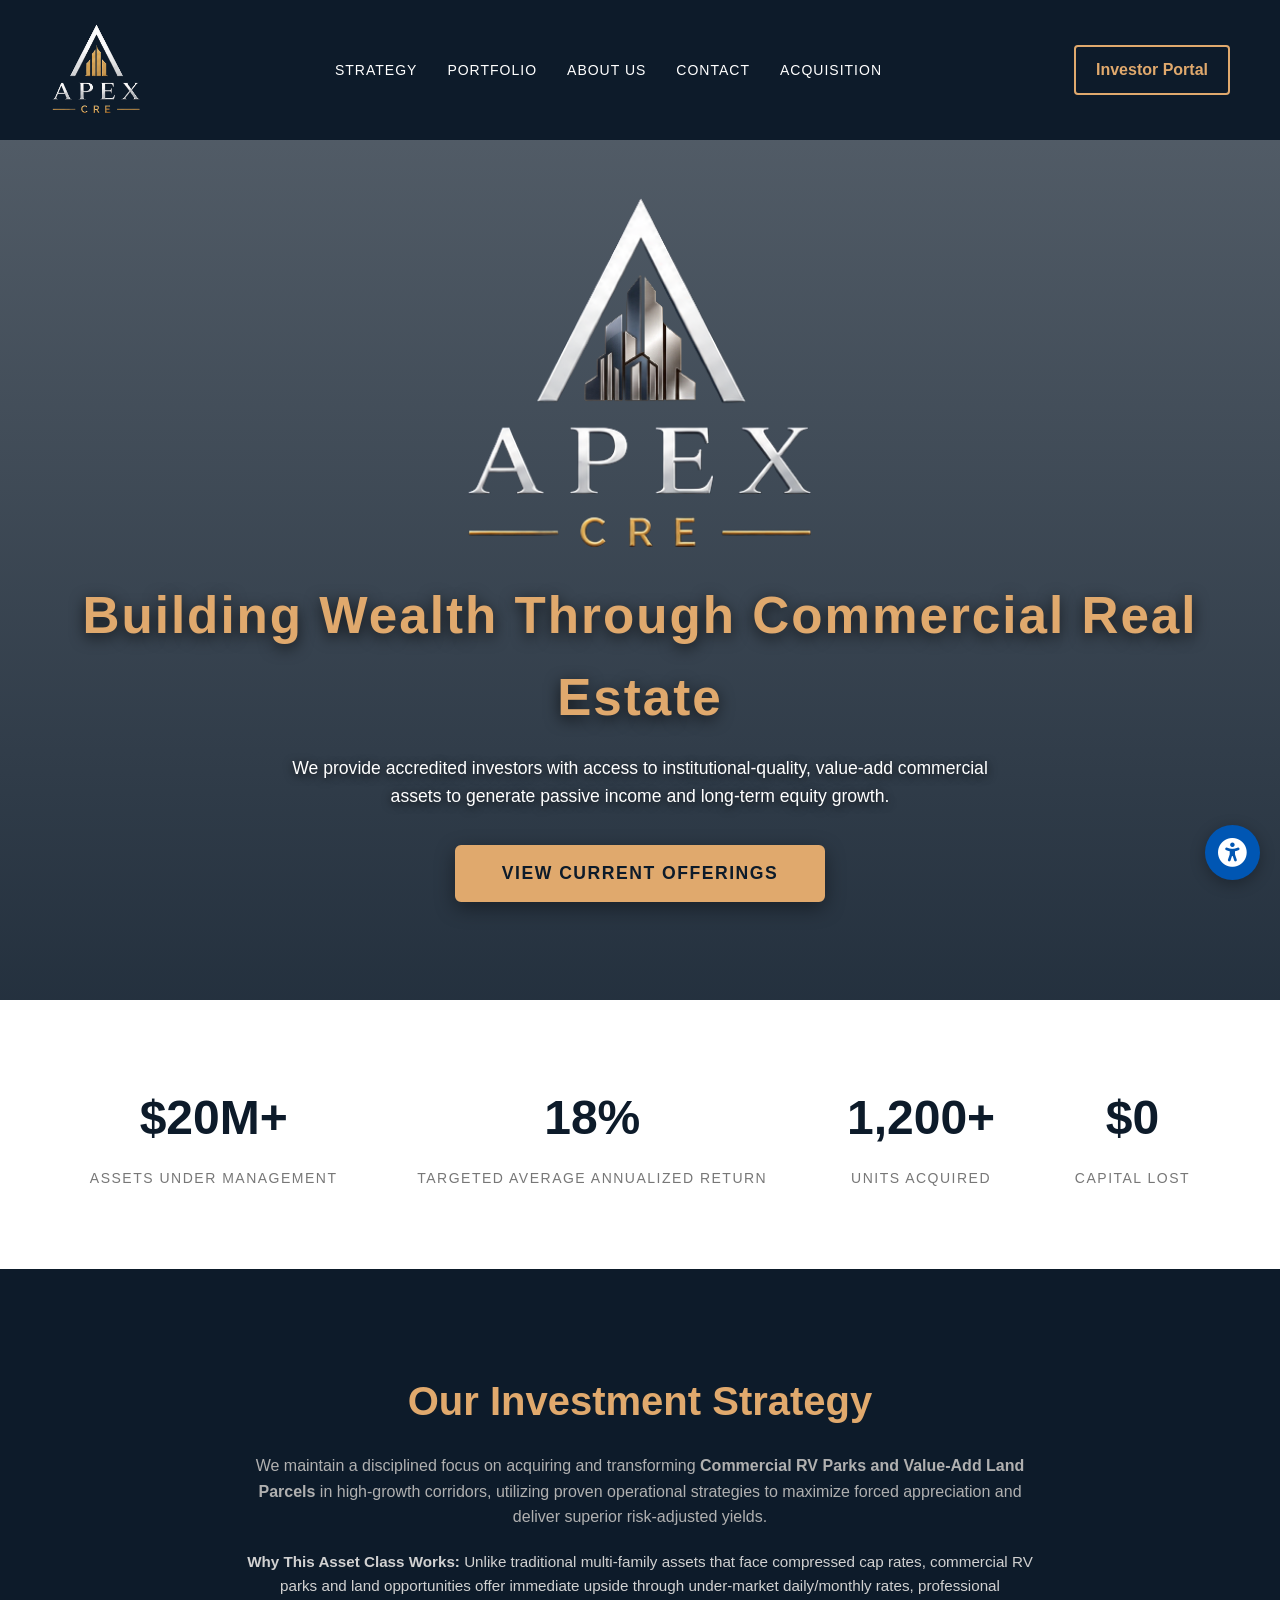
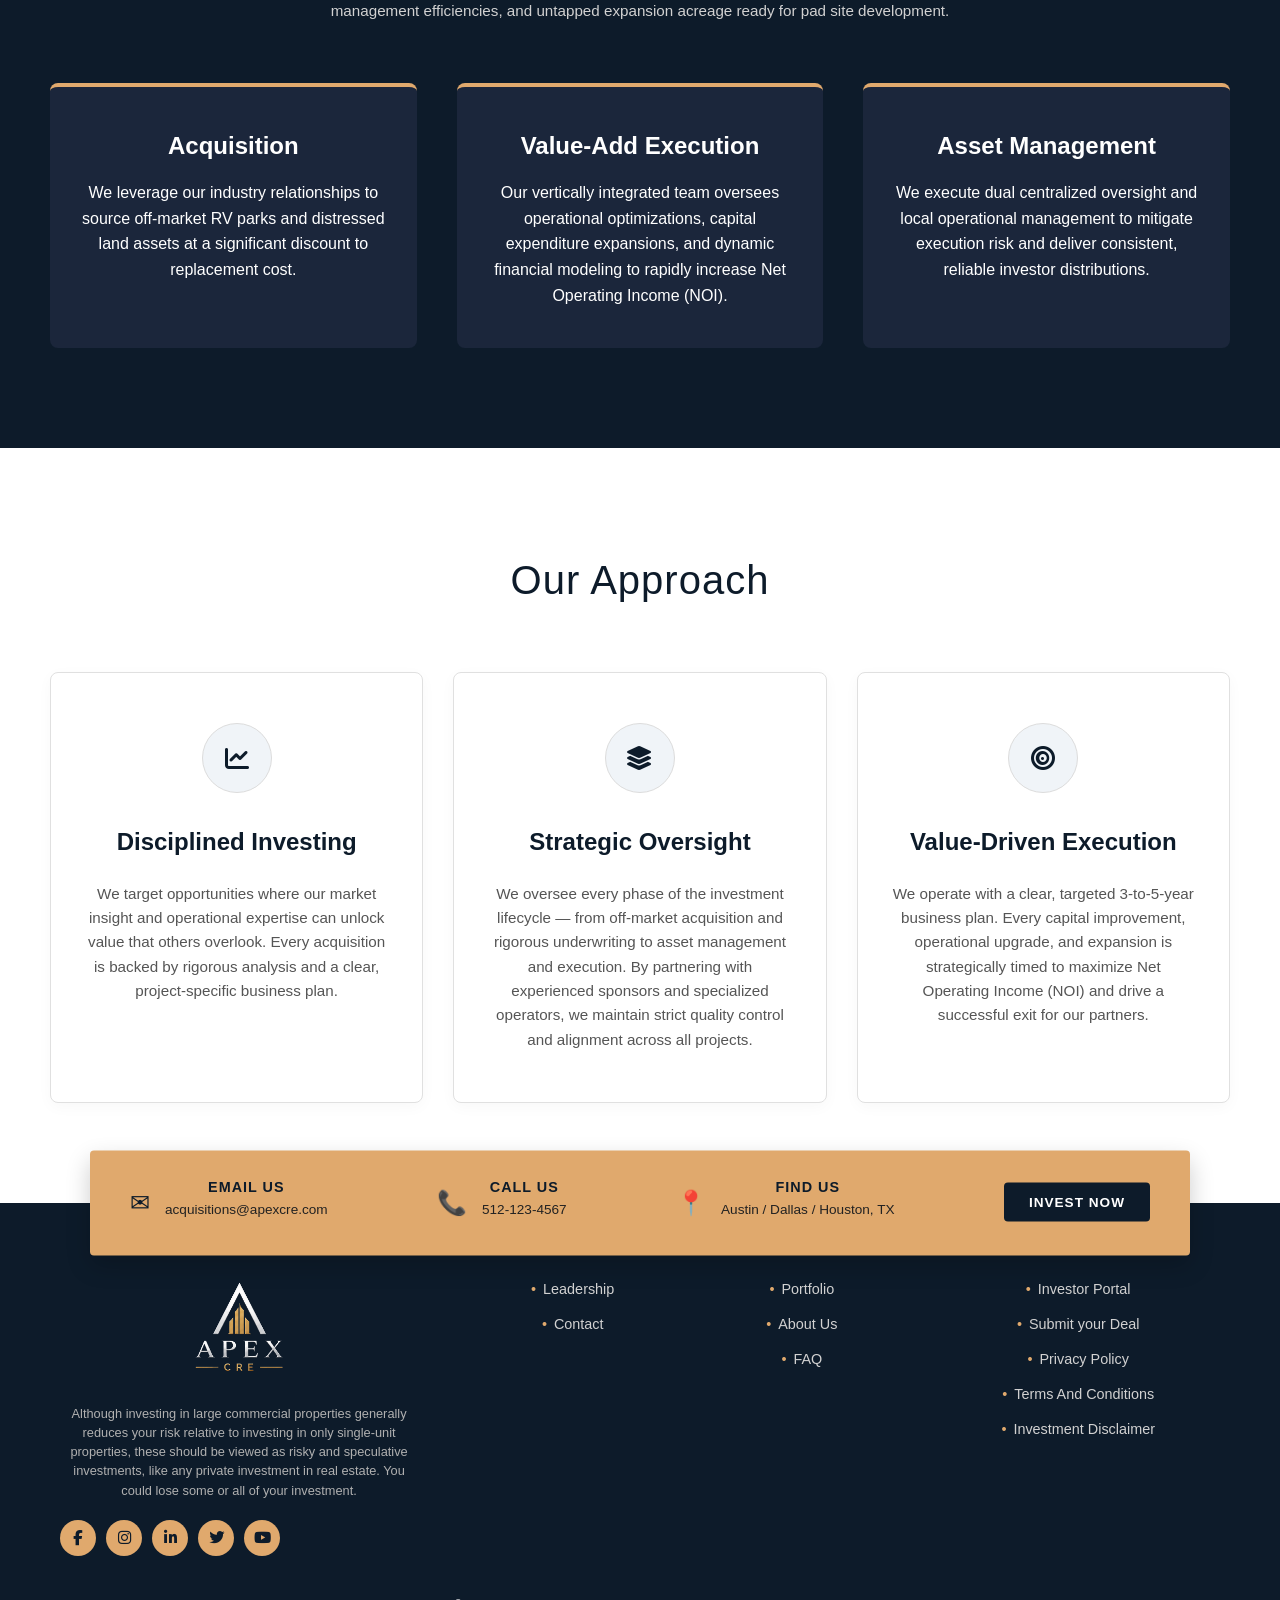
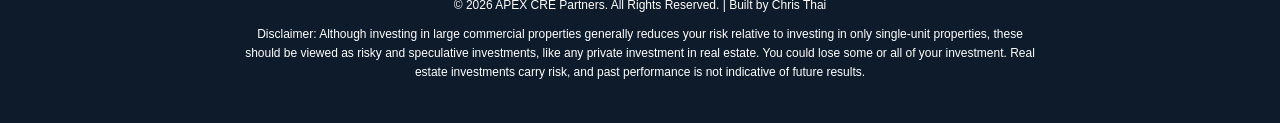
<file: index.html>
<!DOCTYPE html>
<html lang="en">
<head>
	<meta charset="UTF-8">
    <meta name="viewport" content="width=device-width, initial-scale=1.0">
    <meta name="author" content="Chris Thai">
    <title>Home | APEX CRE</title>
    <link rel="stylesheet" href="style.css">
	<link rel="stylesheet" href="https://cdnjs.cloudflare.com/ajax/libs/font-awesome/6.4.0/css/all.min.css">
</head>
        
<body>

    <!-- Navigation -->
    <header>
        <div class="logo">
            <a href="index.html">
                <img src="images/Team Logo.jpg" alt="APEX CRE Logo" class="nav-logo">
            </a>
        </div>
        <nav>
            <ul>
                <li><a href="index.html">STRATEGY</a></li>
                <li><a href="portfolio.html">PORTFOLIO</a></li>
                <li><a href="team.html">ABOUT US</a></li>
                <li><a href="contact.html">CONTACT</a></li>
                <li><a href="acquisition.html">ACQUISITION</a></li>
            </ul>
        </nav>
        <a href="under-construction.html" class="investor-login">Investor Portal</a>
    </header>
	
<!-- Hero Section with Local Video Background -->
<div class="hero-video-container">
    <video autoplay muted loop playsinline>
        <source src="video/hero-scenery.mp4" type="video/mp4">
        Your browser does not support HTML5 video.
    </video>
    
    <div class="hero-video-overlay"></div>
    
<div class="hero-video-content">
        <img src="images/MAIN_PAGE_LOGO.png" alt="APEX CRE Logo" style="width: 350px; height: auto; margin-bottom: 25px; border-radius: 6px;">
        
        <!-- Gold, bolded header with a drop shadow -->
        <h1 style="font-size: 3.2rem; color: #e0a96d; margin-bottom: 15px; font-weight: 600; letter-spacing: 2px; text-shadow: 0px 4px 15px rgba(0,0,0,0.7);">Building Wealth Through Commercial Real Estate</h1>
        
        <p style="font-size: 1.1rem; color: #ffffff; margin-bottom: 35px; max-width: 700px; margin-left: auto; margin-right: auto; text-shadow: 0px 2px 10px rgba(0,0,0,0.8);">We provide accredited investors with access to institutional-quality, value-add commercial assets to generate passive income and long-term equity growth.</p>
        
        <a href="portfolio.html"><button class="cta-btn">View Current Offerings</button></a>
    </div>
</div>

    <!-- Track Record / Metrics -->
    <section class="metrics">
        <div class="metric-item">
            <h2>$20M+</h2>
            <p>Assets Under Management</p>
        </div>
        <div class="metric-item">
            <h2>18%</h2>
            <p>Targeted Average Annualized Return</p>
        </div>
        <div class="metric-item">
            <h2>1,200+</h2>
            <p>Units Acquired</p>
        </div>
        <div class="metric-item">
            <h2>$0</h2>
            <p>Capital Lost</p>
        </div>
    </section>

	<!-- Investment Strategy RV Focused-->
    <section id="strategy" class="strategy">
        <h2>Our Investment Strategy</h2>
        
		<p style="max-width: 800px; margin: 0 auto 20px; color: #b0b0b0;">
            We maintain a disciplined focus on acquiring and transforming <strong>Commercial RV Parks and Value-Add Land Parcels</strong> in high-growth corridors, utilizing proven operational strategies to maximize forced appreciation and deliver superior risk-adjusted yields.
        </p>
        <p style="max-width: 800px; margin: 0 auto 50px; color: #d1d1d1; font-size: 0.95rem;">
            <strong>Why This Asset Class Works:</strong> Unlike traditional multi-family assets that face compressed cap rates, commercial RV parks and land opportunities offer immediate upside through under-market daily/monthly rates, professional management efficiencies, and untapped expansion acreage ready for pad site development.
        </p>
        
        <div class="strategy-grid">
            <div class="strategy-card">
                <h3>Acquisition</h3>
                <p>We leverage our industry relationships to source off-market RV parks and distressed land assets at a significant discount to replacement cost.</p>
            </div>
            <div class="strategy-card">
                <h3>Value-Add Execution</h3>
                <p>Our vertically integrated team oversees operational optimizations, capital expenditure expansions, and dynamic financial modeling to rapidly increase Net Operating Income (NOI).</p>
            </div>
            <div class="strategy-card">
                <h3>Asset Management</h3>
                <p>We execute dual centralized oversight and local operational management to mitigate execution risk and deliver consistent, reliable investor distributions.</p>
            </div>
        </div>
    </section>
    
	<!-- Our Approach Section -->
    <section class="approach-section">
        <h2 class="approach-header">Our Approach</h2>
        
        <div class="approach-grid">
            <!-- Card 1 -->
            <div class="approach-card">
                <div class="approach-icon-circle">
                    <i class="fa-solid fa-chart-line"></i>
                </div>
                <h3>Disciplined Investing</h3>
                <p>We target opportunities where our market insight and operational expertise can unlock value that others overlook. Every acquisition is backed by rigorous analysis and a clear, project-specific business plan.</p>
            </div>

			<!-- Card 2 -->
            <div class="approach-card">
                <div class="approach-icon-circle">
                    <i class="fa-solid fa-layer-group"></i>
                </div>
                <h3>Strategic Oversight</h3>
                <p>We oversee every phase of the investment lifecycle — from off-market acquisition and rigorous underwriting to asset management and execution. By partnering with experienced sponsors and specialized operators, we maintain strict quality control and alignment across all projects.</p>
            </div>

            <!-- Card 3 -->
            <div class="approach-card">
                <div class="approach-icon-circle">
                    <i class="fa-solid fa-bullseye"></i>
                </div>
                <h3>Value-Driven Execution</h3>
                <p>We operate with a clear, targeted 3-to-5-year business plan. Every capital improvement, operational upgrade, and expansion is strategically timed to maximize Net Operating Income (NOI) and drive a successful exit for our partners.</p>
            </div>
        </div>
    </section>

    <!-- Footer -->
    <footer class="site-footer">
        <div class="footer-contact-bar">
            <div class="contact-box">
                <span class="icon">✉</span>
                <div>
                    <strong>Email Us</strong>
                    <p class="data-email"></p>
                </div>
            </div>
            <div class="contact-box">
                <span class="icon">📞</span>
                <div>
                    <strong>Call Us</strong>
                    <p class="data-phone"></p>
                </div>
            </div>
            <div class="contact-box">
                <span class="icon">📍</span>
                <div>
                    <strong>Find Us</strong>
                    <p>Austin / Dallas / Houston, TX</p>
                </div>
            </div>
            <div class="footer-btn-box">
                <a href="under-construction.html" class="footer-invest-btn">Invest Now</a>
            </div>
        </div>

        <div class="footer-content">
            <div class="footer-col brand-col">
                <img src="images/Team Logo.jpg" alt="APEX CRE Logo" class="footer-logo">
                <p class="footer-disclaimer">
                    Although investing in large commercial properties generally reduces your risk relative to investing in only single-unit properties, these should be viewed as risky and speculative investments, like any private investment in real estate. You could lose some or all of your investment.
                </p>
                <div class="social-icons">
                    <a href="https://facebook.com" target="_blank" aria-label="Facebook"><i class="fa-brands fa-facebook-f"></i></a>
                    <a href="https://instagram.com" target="_blank" aria-label="Instagram"><i class="fa-brands fa-instagram"></i></a>
                    <a href="https://linkedin.com" target="_blank" aria-label="LinkedIn"><i class="fa-brands fa-linkedin-in"></i></a>
                    <a href="https://twitter.com" target="_blank" aria-label="Twitter"><i class="fa-brands fa-twitter"></i></a>
                    <a href="https://youtube.com" target="_blank" aria-label="YouTube"><i class="fa-brands fa-youtube"></i></a>
                </div>
            </div>
            <div class="footer-col">
                <ul class="footer-links">
                    <li><a href="team.html">Leadership</a></li>
                    <li><a href="contact.html">Contact</a></li>
                </ul>
            </div>
            <div class="footer-col">
                <ul class="footer-links">
                    <li><a href="portfolio.html">Portfolio</a></li>
                    <li><a href="team.html">About Us</a></li>
                    <li><a href="faq.html">FAQ</a></li>
                </ul>
            </div>
            <div class="footer-col">
                <ul class="footer-links">
                    <li><a href="under-construction.html">Investor Portal</a></li>
                    <li><a href="acquisition.html">Submit your Deal</a></li>
                    <li><a href="privacy.html">Privacy Policy</a></li>
                    <li><a href="terms.html">Terms And Conditions</a></li>
                    <li><a href="disclaimer.html">Investment Disclaimer</a></li>
                </ul>
            </div>
        </div>

        <div class="footer-bottom">
            <p>&copy; 2026 APEX CRE Partners. All Rights Reserved. | Built by Chris Thai</p>
            <p>Disclaimer: Although investing in large commercial properties generally reduces your risk relative to investing in only single-unit properties, these should be viewed as risky and speculative investments, like any private investment in real estate. You could lose some or all of your investment. Real estate investments carry risk, and past performance is not indicative of future results.</p>
        </div>
    </footer>
    
    <!-- Interactive Scripts -->
    <script src="script.js"></script>
    
</body>
</html>
</file>
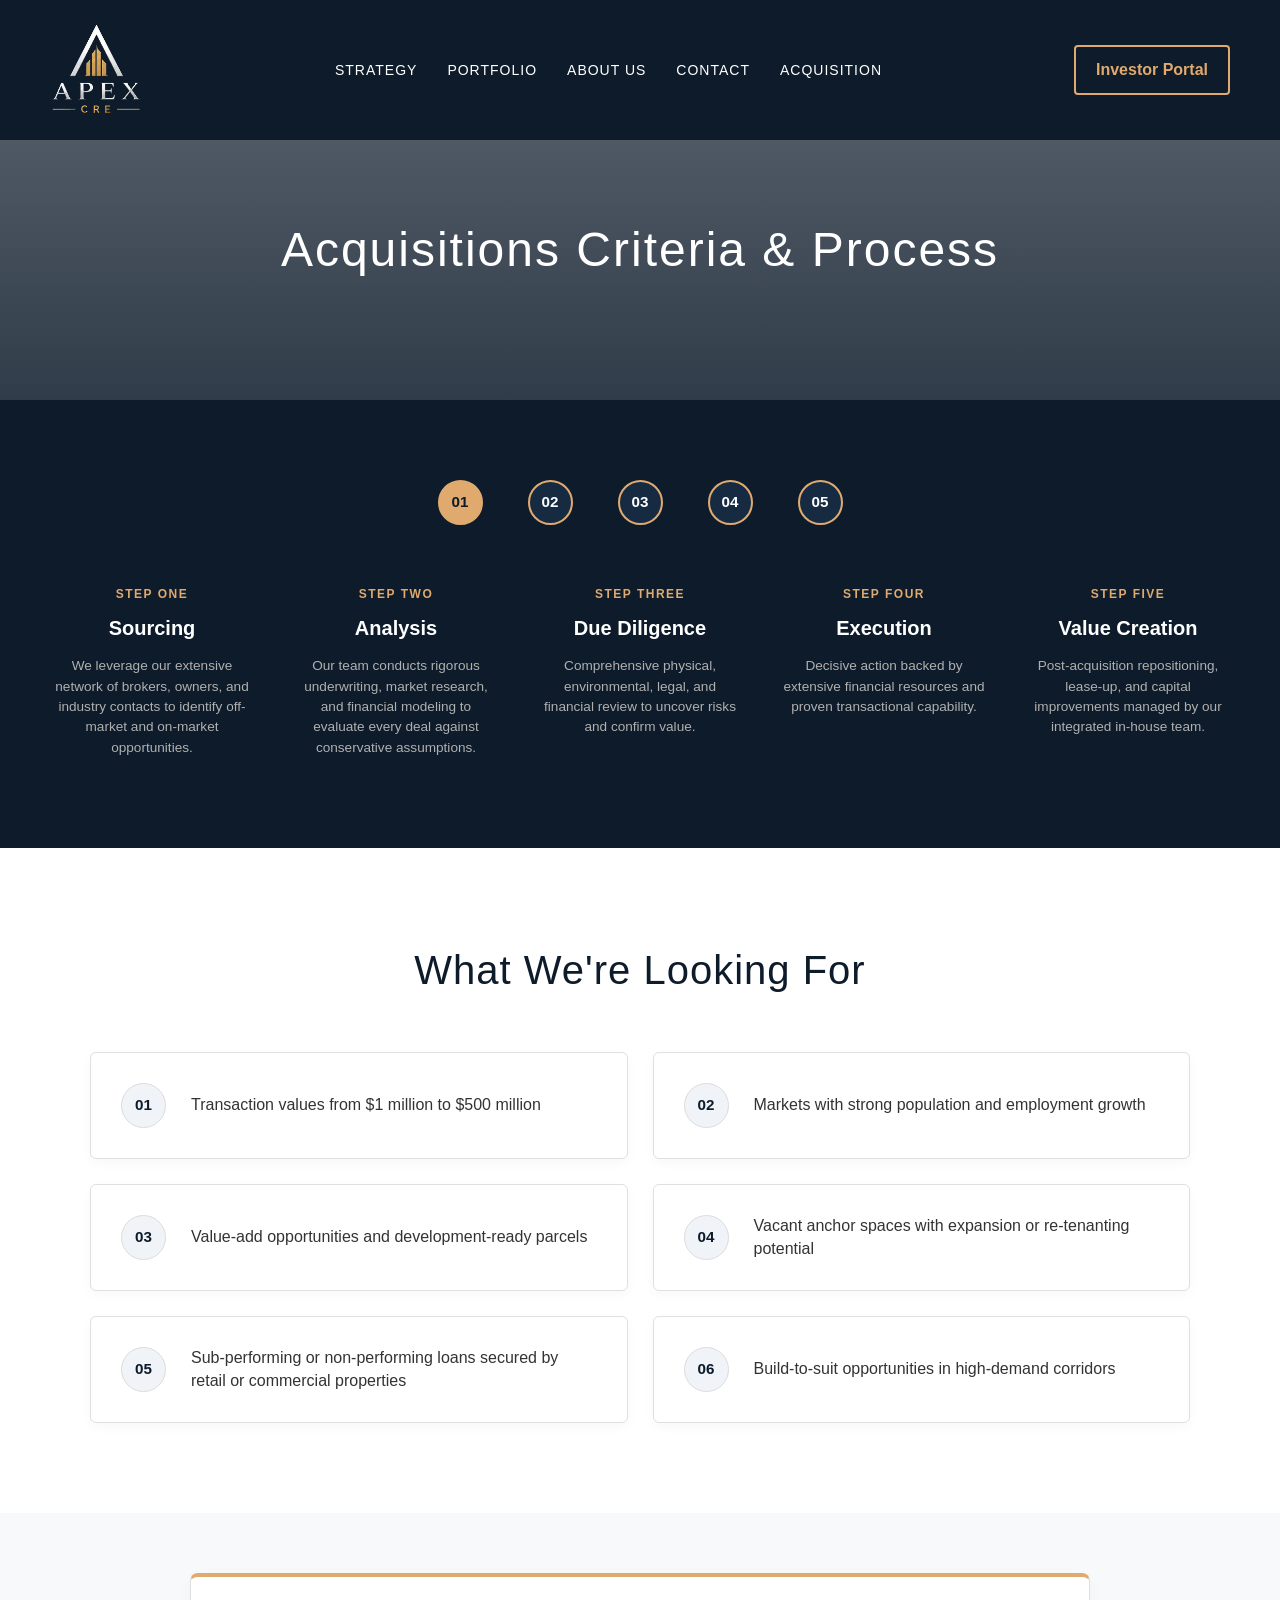
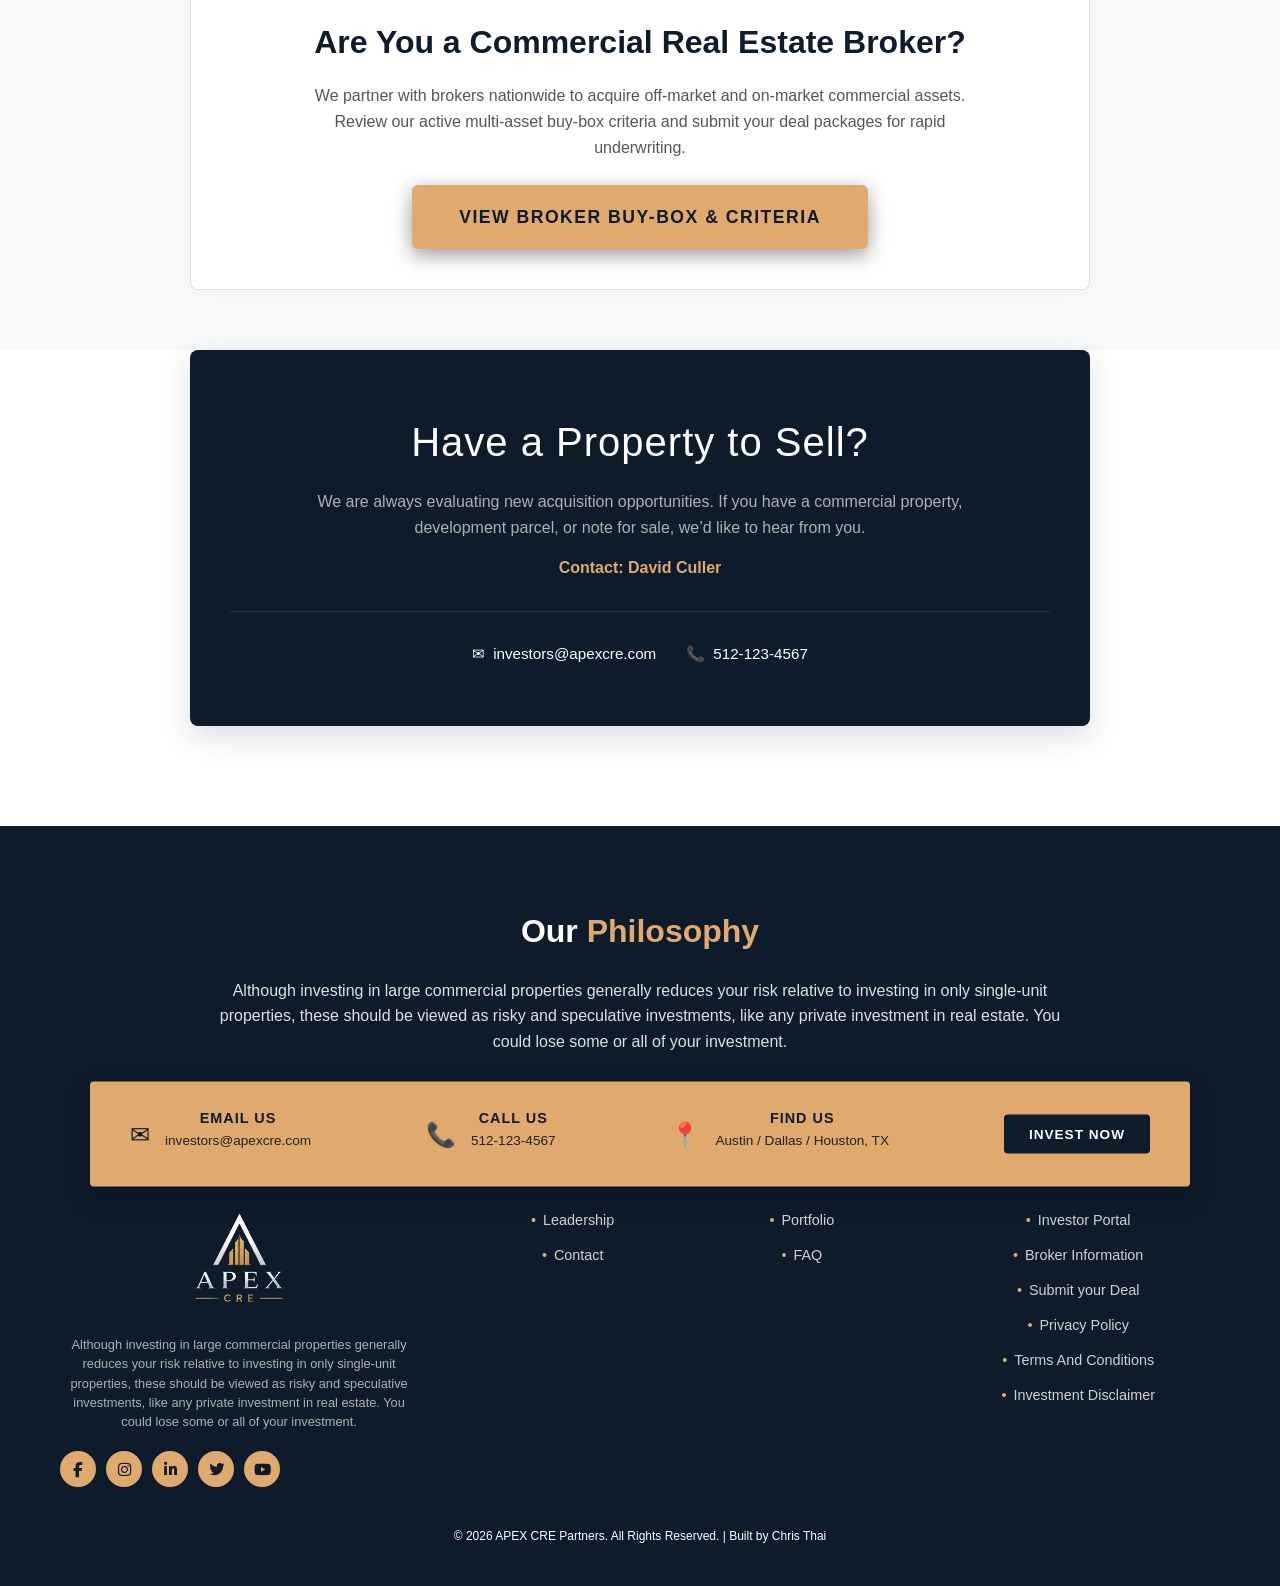
<file: acquisition.html>
<!DOCTYPE html>
<html lang="en">
<head>
    <meta charset="UTF-8">
    <meta name="viewport" content="width=device-width, initial-scale=1.0">
    <title>Acquisitions | APEX CRE</title>
    
    <!-- Link to your existing CSS file -->
    <link rel="stylesheet" href="style.css">
	<link rel="stylesheet" href="https://cdnjs.cloudflare.com/ajax/libs/font-awesome/6.4.0/css/all.min.css">
</head>
<body>

    <!-- Navigation -->
    <header>
        <div class="logo">
            <a href="index.html">
                <img src="images/Team Logo.jpg" alt="APEX CRE Logo" class="nav-logo">
            </a>
        </div>
        <nav>
            <ul>
                <li><a href="index.html">STRATEGY</a></li>
				<!-- Link to portfolio file -->
                <li><a href="portfolio.html">PORTFOLIO</a></li>
				<!-- Link to team HTML file -->
                <li><a href="team.html">ABOUT US</a></li>
				<!-- Link to contact HTML file -->
                <li><a href="contact.html">CONTACT</a></li>
				<!-- Link to Aqquisition HTML file -->
                <li><a href="acquisition.html">ACQUISITION</a></li>
            </ul>
        </nav>
        <a href="under-construction.html" class="investor-login">Investor Portal</a>
    </header>
	
    <!-- Page Header with City Skyline Background -->
    <section class="acq-hero-header">
        <h1>Acquisitions Criteria & Process</h1>
    </section>

    <!-- Top Section: 5-Step Process Timeline -->
    <section class="process-timeline-section">
        <div class="timeline-container">
            
            <div class="timeline-steps-bar">
                <div class="step-badge active">01</div>
                <div class="step-badge">02</div>
                <div class="step-badge">03</div>
                <div class="step-badge">04</div>
                <div class="step-badge">05</div>
            </div>

            <div class="process-grid">
                <div class="process-card">
                    <span class="step-subtitle">STEP ONE</span>
                    <h3>Sourcing</h3>
                    <p>We leverage our extensive network of brokers, owners, and industry contacts to identify off-market and on-market opportunities.</p>
                </div>
                <div class="process-card">
                    <span class="step-subtitle">STEP TWO</span>
                    <h3>Analysis</h3>
                    <p>Our team conducts rigorous underwriting, market research, and financial modeling to evaluate every deal against conservative assumptions.</p>
                </div>
                <div class="process-card">
                    <span class="step-subtitle">STEP THREE</span>
                    <h3>Due Diligence</h3>
                    <p>Comprehensive physical, environmental, legal, and financial review to uncover risks and confirm value.</p>
                </div>
                <div class="process-card">
                    <span class="step-subtitle">STEP FOUR</span>
                    <h3>Execution</h3>
                    <p>Decisive action backed by extensive financial resources and proven transactional capability.</p>
                </div>
                <div class="process-card">
                    <span class="step-subtitle">STEP FIVE</span>
                    <h3>Value Creation</h3>
                    <p>Post-acquisition repositioning, lease-up, and capital improvements managed by our integrated in-house team.</p>
                </div>
            </div>

        </div>
    </section>

    <!-- Middle Section: What We're Looking For -->
    <section class="criteria-section">
        <div class="criteria-container">
            <h2 class="section-title">What We're Looking For</h2>

            <div class="criteria-grid">
                <div class="criteria-card">
                    <div class="criteria-num">01</div>
                    <p>Transaction values from $1 million to $500 million</p>
                </div>
                <div class="criteria-card">
                    <div class="criteria-num">02</div>
                    <p>Markets with strong population and employment growth</p>
                </div>
                <div class="criteria-card">
                    <div class="criteria-num">03</div>
                    <p>Value-add opportunities and development-ready parcels</p>
                </div>
                <div class="criteria-card">
                    <div class="criteria-num">04</div>
                    <p>Vacant anchor spaces with expansion or re-tenanting potential</p>
                </div>
                <div class="criteria-card">
                    <div class="criteria-num">05</div>
                    <p>Sub-performing or non-performing loans secured by retail or commercial properties</p>
                </div>
                <div class="criteria-card">
                    <div class="criteria-num">06</div>
                    <p>Build-to-suit opportunities in high-demand corridors</p>
                </div>
            </div>
        </div>
    </section>
	
	<!-- Broker Buy-Box Callout Section -->
<section style="padding: 60px 20px; background-color: #f8f9fa; text-align: center;">
    <div style="max-width: 900px; margin: 0 auto; background-color: #ffffff; border: 1px solid #e0e0e0; border-top: 4px solid var(--secondary-color, #e0a96d); border-radius: 8px; padding: 40px; box-shadow: 0 4px 15px rgba(0,0,0,0.03);">
        <h2 style="color: var(--primary-color, #0d1b2a); font-size: 2rem; margin-bottom: 15px;">Are You a Commercial Real Estate Broker?</h2>
        <p style="color: #555; font-size: 1rem; line-height: 1.6; margin-bottom: 25px; max-width: 700px; margin-left: auto; margin-right: auto;">
            We partner with brokers nationwide to acquire off-market and on-market commercial assets. Review our active multi-asset buy-box criteria and submit your deal packages for rapid underwriting.
        </p>
        <a href="brokers.html" class="cta-btn" style="display: inline-block; text-decoration: none;">View Broker Buy-Box & Criteria</a>
    </div>
</section>

    <!-- Bottom Section: Have a Property to Sell? Callout Box -->
    <section class="sell-property-section">
        <div class="sell-box">
            <h2>Have a Property to Sell?</h2>
            <p>We are always evaluating new acquisition opportunities. If you have a commercial property, development parcel, or note for sale, we’d like to hear from you.</p>
            <p class="contact-person">Contact: David Culler</p>

            <div class="sell-action-bar">
                <a href="mailto:investors@apexcre.com" class="sell-action-link">
                    <span>✉</span> investors@apexcre.com
                </a>
                <a href="tel:5121234567" class="sell-action-link">
                    <span>📞</span> 512-123-4567
                </a>
            </div>
        </div>
    </section>

    <!-- Philosophy / Disclaimer Banner -->
    <section class="philosophy-banner">
        <div class="philosophy-container">
            <h2><span>Our</span> <span class="text-gold">Philosophy</span></h2>
            <p>Although investing in large commercial properties generally reduces your risk relative to investing in only single-unit properties, these should be viewed as risky and speculative investments, like any private investment in real estate. You could lose some or all of your investment.</p>
        </div>
    </section>

    <!-- Footer / Bottom Section -->
    <footer class="site-footer">
        <div class="footer-contact-bar">
            <div class="contact-box">
                <span class="icon">✉</span>
                <div>
                    <strong>Email Us</strong>
                    <p>investors@apexcre.com</p>
                </div>
            </div>
            <div class="contact-box">
                <span class="icon">📞</span>
                <div>
                    <strong>Call Us</strong>
                    <p>512-123-4567</p>
                </div>
            </div>
            <div class="contact-box">
                <span class="icon">📍</span>
                <div>
                    <strong>Find Us</strong>
                    <p>Austin / Dallas / Houston, TX</p>
                </div>
            </div>
            <div class="footer-btn-box">
                <a href="under-construction.html" class="footer-invest-btn">Invest Now</a>
            </div>
        </div>

        <div class="footer-content">
            <div class="footer-col brand-col">
                <img src="images/Team Logo.jpg" alt="APEX CRE Logo" class="footer-logo">
                <p class="footer-disclaimer">
                    Although investing in large commercial properties generally reduces your risk relative to investing in only single-unit properties, these should be viewed as risky and speculative investments, like any private investment in real estate. You could lose some or all of your investment.
                </p>
		<div class="social-icons">
			<a href="https://facebook.com" target="_blank" aria-label="Facebook"><i class="fa-brands fa-facebook-f"></i></a>
			<a href="https://instagram.com" target="_blank" aria-label="Instagram"><i class="fa-brands fa-instagram"></i></a>
			<a href="https://linkedin.com" target="_blank" aria-label="LinkedIn"><i class="fa-brands fa-linkedin-in"></i></a>
			<a href="https://twitter.com" target="_blank" aria-label="Twitter"><i class="fa-brands fa-twitter"></i></a>
			<a href="https://youtube.com" target="_blank" aria-label="YouTube"><i class="fa-brands fa-youtube"></i></a>
		</div>
            </div>
            <div class="footer-col">
                <ul class="footer-links">
                    <li><a href="team.html">Leadership</a></li>
                    <li><a href="contact.html">Contact</a></li>
                </ul>
            </div>
            <div class="footer-col">
                <ul class="footer-links">
                    <li><a href="portfolio.html">Portfolio</a></li>
                    <li><a href="faq.html">FAQ</a></li>
                </ul>
            </div>
            <!-- Column 4: Investor Resources -->
            <div class="footer-col">
                <ul class="footer-links">
                    <li><a href="under-construction.html">Investor Portal</a></li>
                    <li><a href="brokers.html">Broker Information</a></li>
					<li><a href="acquisition.html">Submit your Deal</a></li>
                    <li><a href="privacy.html">Privacy Policy</a></li>
                    <li><a href="terms.html">Terms And Conditions</a></li>
                    <li><a href="disclaimer.html">Investment Disclaimer</a></li>
                </ul>
            </div>
        </div>

        <div class="footer-bottom">
            <p>&copy; 2026 APEX CRE Partners. All Rights Reserved. | Built by Chris Thai</p>
        </div>
    </footer>

</body>
</html>
</file>
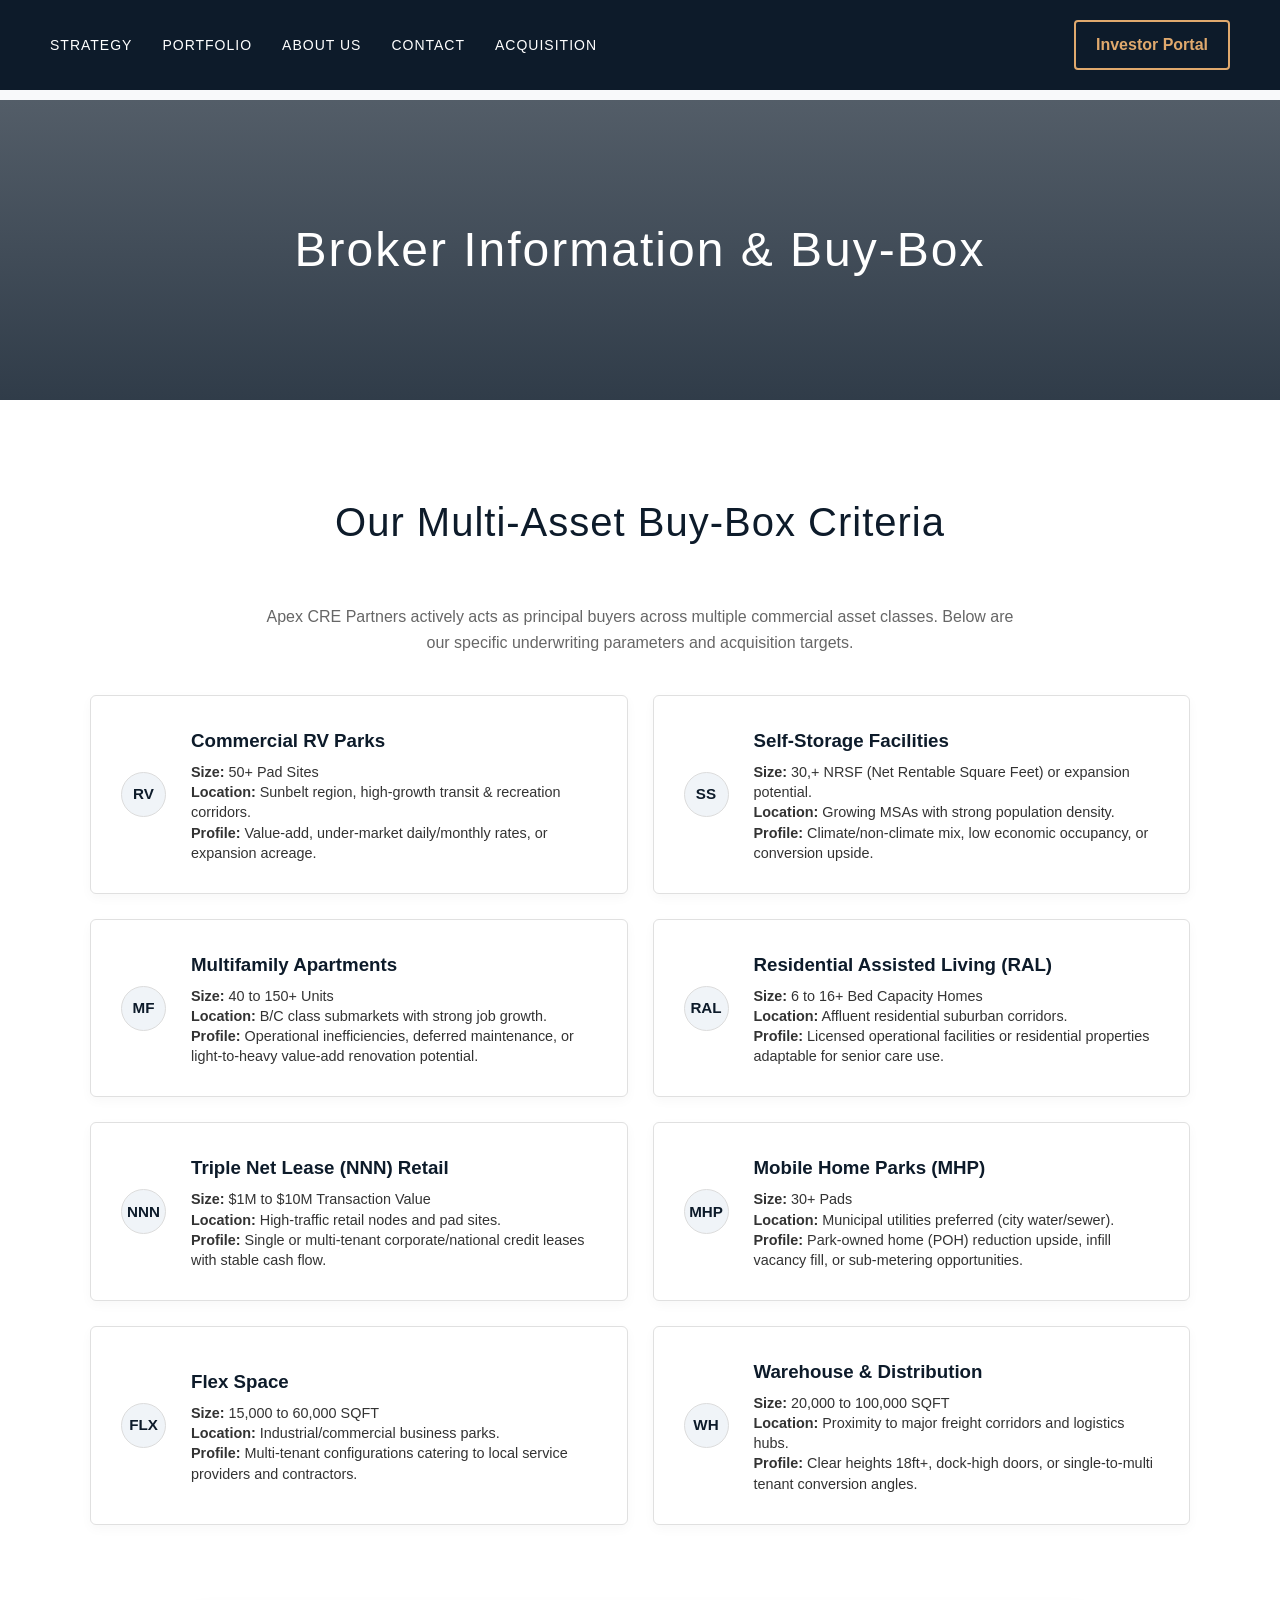
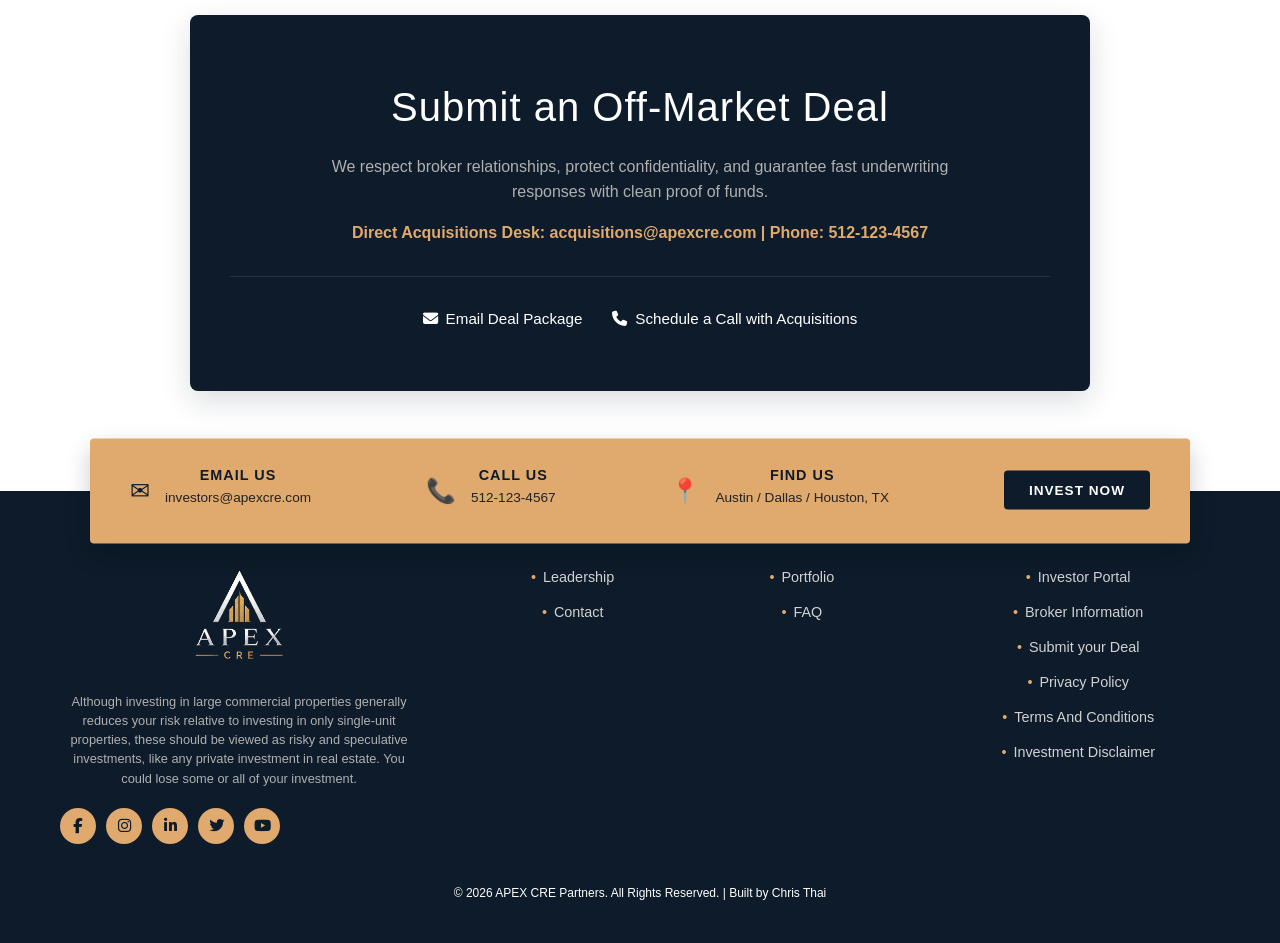
<file: brokers.html>
<!DOCTYPE html>
<html lang="en">
<head>
    <meta charset="UTF-8">
    <meta name="viewport" content="width=device-width, initial-scale=1.0">
    <title>Broker Buy-Box | APEX CRE</title>
    <link rel="stylesheet" href="style.css">
    <link rel="stylesheet" href="https://cdnjs.cloudflare.com/ajax/libs/font-awesome/6.4.0/css/all.min.css">
</head>
<body>

    <!-- Navigation Header -->
    <header>
        <nav>
            <ul>
                <li><a href="index.html">STRATEGY</a></li>
                <li><a href="portfolio.html">PORTFOLIO</a></li>
                <li><a href="team.html">ABOUT US</a></li>
                <li><a href="contact.html">CONTACT</a></li>
                <li><a href="acquisition.html">ACQUISITION</a></li>
            </ul>
        </nav>
        <a href="contact.html" class="investor-login">Investor Portal</a>
    </header>

    <!-- Page Header -->
    <div class="acq-hero-header">
        <h1>Broker Information & Buy-Box</h1>
    </div>

    <!-- Buy Box Details Section -->
    <section class="criteria-section">
        <div class="criteria-container">
            <h2 class="section-title">Our Multi-Asset Buy-Box Criteria</h2>
            <p style="text-align: center; color: #666; margin-bottom: 40px; max-width: 750px; margin-left: auto; margin-right: auto;">
                Apex CRE Partners actively acts as principal buyers across multiple commercial asset classes. Below are our specific underwriting parameters and acquisition targets.
            </p>
            
            <div class="criteria-grid" style="grid-template-columns: 1fr 1fr; gap: 25px;">
                
                <!-- RV Parks -->
                <div class="criteria-card">
                    <div class="criteria-num">RV</div>
                    <div>
                        <h3 style="color: var(--primary-color); margin-bottom: 6px;">Commercial RV Parks</h3>
                        <p style="font-size: 0.9rem;"><strong>Size:</strong> 50+ Pad Sites<br><strong>Location:</strong> Sunbelt region, high-growth transit & recreation corridors.<br><strong>Profile:</strong> Value-add, under-market daily/monthly rates, or expansion acreage.</p>
                    </div>
                </div>

                <!-- Storage Units -->
                <div class="criteria-card">
                    <div class="criteria-num">SS</div>
                    <div>
                        <h3 style="color: var(--primary-color); margin-bottom: 6px;">Self-Storage Facilities</h3>
                        <p style="font-size: 0.9rem;"><strong>Size:</strong> 30,+ NRSF (Net Rentable Square Feet) or expansion potential.<br><strong>Location:</strong> Growing MSAs with strong population density.<br><strong>Profile:</strong> Climate/non-climate mix, low economic occupancy, or conversion upside.</p>
                    </div>
                </div>

                <!-- Multifamily -->
                <div class="criteria-card">
                    <div class="criteria-num">MF</div>
                    <div>
                        <h3 style="color: var(--primary-color); margin-bottom: 6px;">Multifamily Apartments</h3>
                        <p style="font-size: 0.9rem;"><strong>Size:</strong> 40 to 150+ Units<br><strong>Location:</strong> B/C class submarkets with strong job growth.<br><strong>Profile:</strong> Operational inefficiencies, deferred maintenance, or light-to-heavy value-add renovation potential.</p>
                    </div>
                </div>

                <!-- Residential Assisted Living -->
                <div class="criteria-card">
                    <div class="criteria-num">RAL</div>
                    <div>
                        <h3 style="color: var(--primary-color); margin-bottom: 6px;">Residential Assisted Living (RAL)</h3>
                        <p style="font-size: 0.9rem;"><strong>Size:</strong> 6 to 16+ Bed Capacity Homes<br><strong>Location:</strong> Affluent residential suburban corridors.<br><strong>Profile:</strong> Licensed operational facilities or residential properties adaptable for senior care use.</p>
                    </div>
                </div>

                <!-- Triple Net (NNN) -->
                <div class="criteria-card">
                    <div class="criteria-num">NNN</div>
                    <div>
                        <h3 style="color: var(--primary-color); margin-bottom: 6px;">Triple Net Lease (NNN) Retail</h3>
                        <p style="font-size: 0.9rem;"><strong>Size:</strong> $1M to $10M Transaction Value<br><strong>Location:</strong> High-traffic retail nodes and pad sites.<br><strong>Profile:</strong> Single or multi-tenant corporate/national credit leases with stable cash flow.</p>
                    </div>
                </div>

                <!-- Mobile Homes -->
                <div class="criteria-card">
                    <div class="criteria-num">MHP</div>
                    <div>
                        <h3 style="color: var(--primary-color); margin-bottom: 6px;">Mobile Home Parks (MHP)</h3>
                        <p style="font-size: 0.9rem;"><strong>Size:</strong> 30+ Pads<br><strong>Location:</strong> Municipal utilities preferred (city water/sewer).<br><strong>Profile:</strong> Park-owned home (POH) reduction upside, infill vacancy fill, or sub-metering opportunities.</p>
                    </div>
                </div>

                <!-- Flex Space -->
                <div class="criteria-card">
                    <div class="criteria-num">FLX</div>
                    <div>
                        <h3 style="color: var(--primary-color); margin-bottom: 6px;">Flex Space</h3>
                        <p style="font-size: 0.9rem;"><strong>Size:</strong> 15,000 to 60,000 SQFT<br><strong>Location:</strong> Industrial/commercial business parks.<br><strong>Profile:</strong> Multi-tenant configurations catering to local service providers and contractors.</p>
                    </div>
                </div>

                <!-- Warehouse -->
                <div class="criteria-card">
                    <div class="criteria-num">WH</div>
                    <div>
                        <h3 style="color: var(--primary-color); margin-bottom: 6px;">Warehouse & Distribution</h3>
                        <p style="font-size: 0.9rem;"><strong>Size:</strong> 20,000 to 100,000 SQFT<br><strong>Location:</strong> Proximity to major freight corridors and logistics hubs.<br><strong>Profile:</strong> Clear heights 18ft+, dock-high doors, or single-to-multi tenant conversion angles.</p>
                    </div>
                </div>

            </div>
        </div>
    </section>

    <!-- Direct Broker Contact Section -->
    <section class="sell-property-section">
        <div class="sell-box">
            <h2>Submit an Off-Market Deal</h2>
            <p>We respect broker relationships, protect confidentiality, and guarantee fast underwriting responses with clean proof of funds.</p>
            <p class="contact-person">Direct Acquisitions Desk: acquisitions@apexcre.com | Phone: 512-123-4567</p>
            <div class="sell-action-bar" style="justify-content: center;">
                <a href="mailto:acquisitions@apexcre.com?subject=New Deal Submission - Broker Inquiry" class="sell-action-link">
                    <i class="fa-solid fa-envelope"></i> Email Deal Package
                </a>
                <a href="contact.html" class="sell-action-link">
                    <i class="fa-solid fa-phone"></i> Schedule a Call with Acquisitions
                </a>
            </div>
        </div>
    </section>

    <!-- Footer / Bottom Section -->
    <footer class="site-footer">
        <div class="footer-contact-bar">
            <div class="contact-box">
                <span class="icon">✉</span>
                <div>
                    <strong>Email Us</strong>
                    <p>investors@apexcre.com</p>
                </div>
            </div>
            <div class="contact-box">
                <span class="icon">📞</span>
                <div>
                    <strong>Call Us</strong>
                    <p>512-123-4567</p>
                </div>
            </div>
            <div class="contact-box">
                <span class="icon">📍</span>
                <div>
                    <strong>Find Us</strong>
                    <p>Austin / Dallas / Houston, TX</p>
                </div>
            </div>
            <div class="footer-btn-box">
                <a href="under-construction.html" class="footer-invest-btn">Invest Now</a>
            </div>
        </div>

        <div class="footer-content">
            <div class="footer-col brand-col">
                <img src="images/Team Logo.jpg" alt="APEX CRE Logo" class="footer-logo">
                <p class="footer-disclaimer">
                    Although investing in large commercial properties generally reduces your risk relative to investing in only single-unit properties, these should be viewed as risky and speculative investments, like any private investment in real estate. You could lose some or all of your investment.
                </p>
		<div class="social-icons">
			<a href="https://facebook.com" target="_blank" aria-label="Facebook"><i class="fa-brands fa-facebook-f"></i></a>
			<a href="https://instagram.com" target="_blank" aria-label="Instagram"><i class="fa-brands fa-instagram"></i></a>
			<a href="https://linkedin.com" target="_blank" aria-label="LinkedIn"><i class="fa-brands fa-linkedin-in"></i></a>
			<a href="https://twitter.com" target="_blank" aria-label="Twitter"><i class="fa-brands fa-twitter"></i></a>
			<a href="https://youtube.com" target="_blank" aria-label="YouTube"><i class="fa-brands fa-youtube"></i></a>
		</div>
            </div>
            <div class="footer-col">
                <ul class="footer-links">
                    <li><a href="team.html">Leadership</a></li>
                    <li><a href="contact.html">Contact</a></li>
                </ul>
            </div>
            <div class="footer-col">
                <ul class="footer-links">
                    <li><a href="portfolio.html">Portfolio</a></li>
                    <li><a href="faq.html">FAQ</a></li>
                </ul>
            </div>
            <!-- Column 4: Investor Resources -->
            <div class="footer-col">
                <ul class="footer-links">
                    <li><a href="under-construction.html">Investor Portal</a></li>
                    <li><a href="brokers.html">Broker Information</a></li>
					<li><a href="acquisition.html">Submit your Deal</a></li>
                    <li><a href="privacy.html">Privacy Policy</a></li>
                    <li><a href="terms.html">Terms And Conditions</a></li>
                    <li><a href="disclaimer.html">Investment Disclaimer</a></li>
                </ul>
            </div>
        </div>

        <div class="footer-bottom">
            <p>&copy; 2026 APEX CRE Partners. All Rights Reserved. | Built by Chris Thai</p>
        </div>
    </footer>

</body>
</html>
</file>
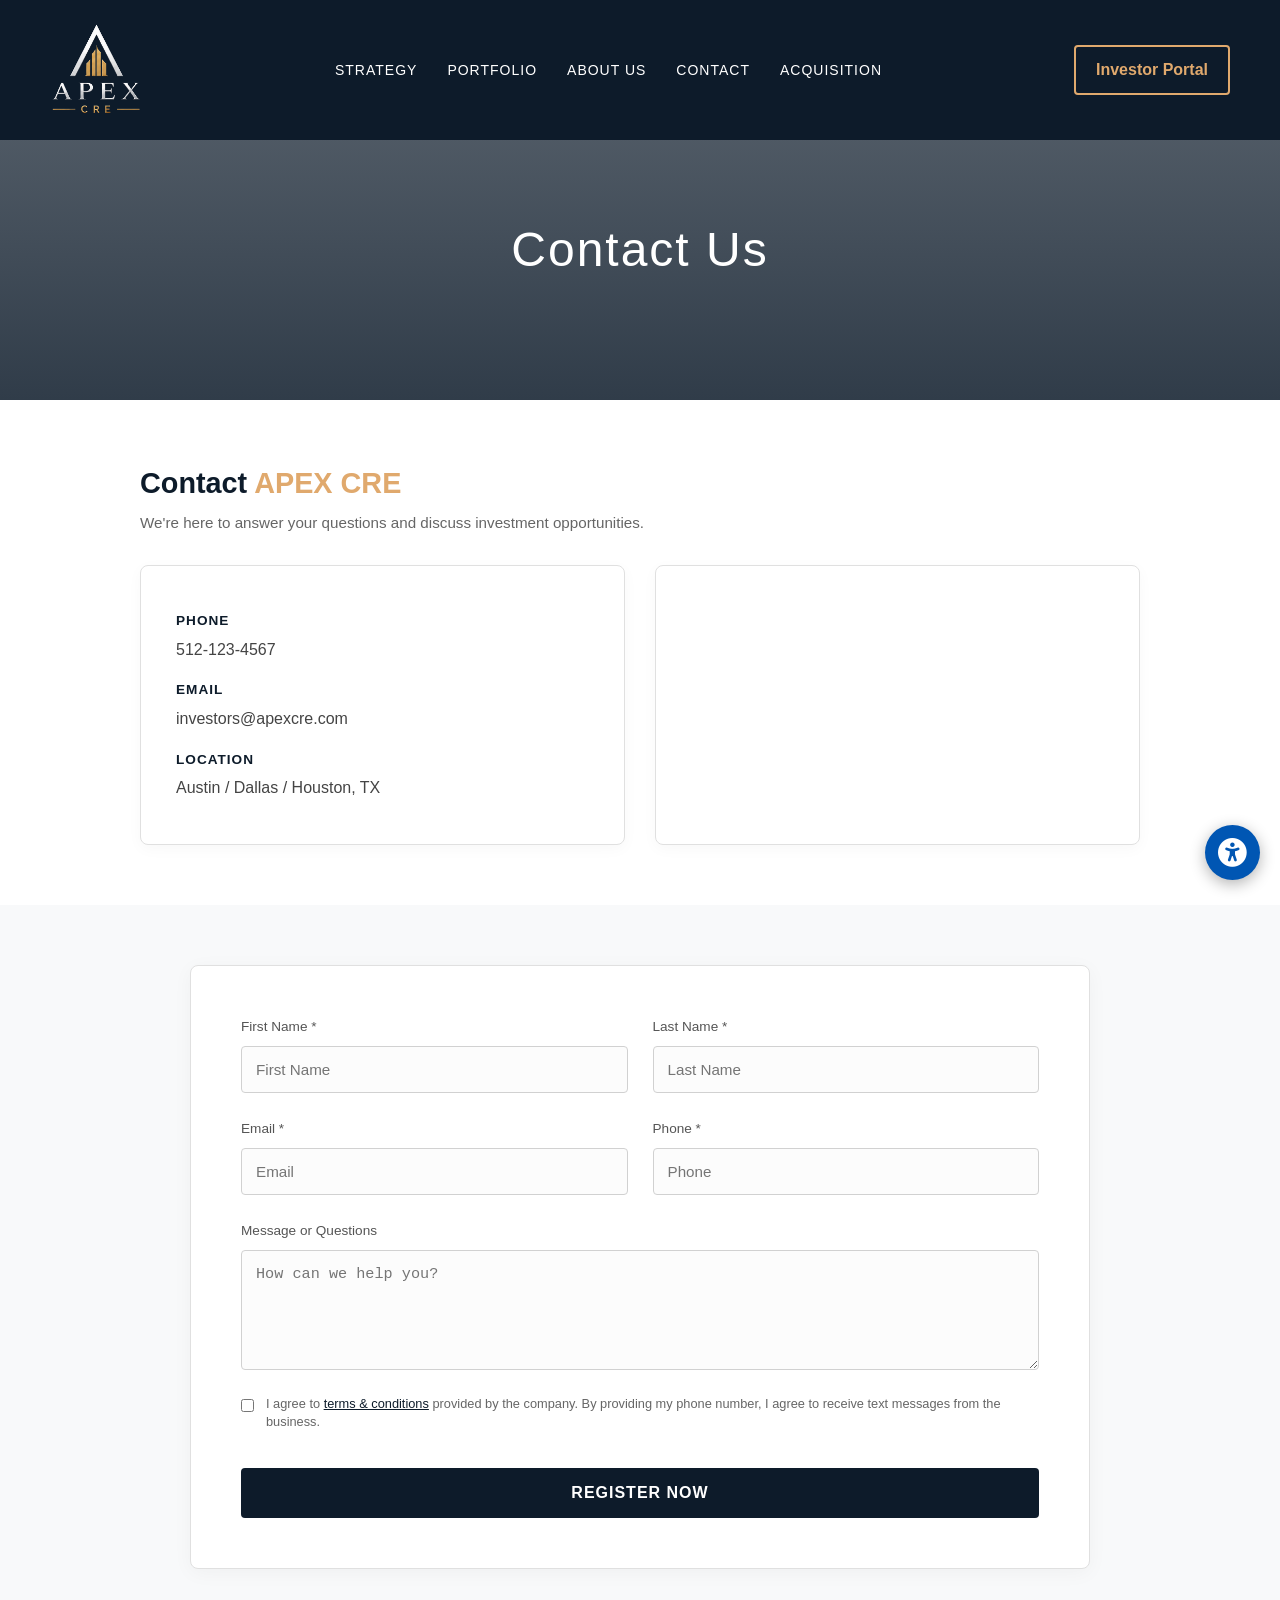
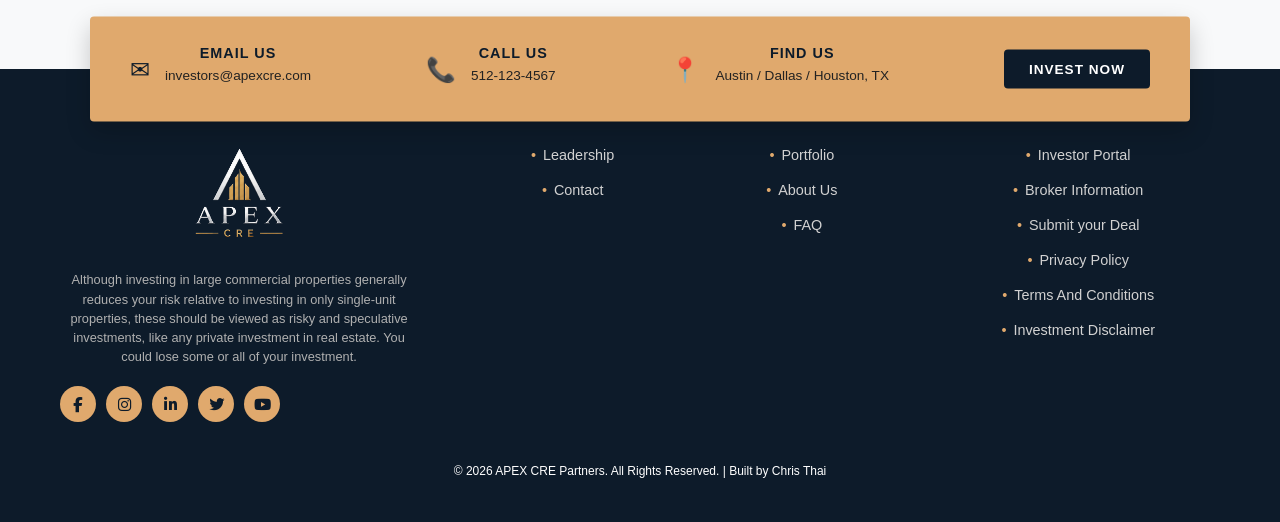
<file: contact.html>
<!DOCTYPE html>
<html lang="en">
<head>
	<meta charset="UTF-8">
    <meta name="viewport" content="width=device-width, initial-scale=1.0">
    <meta name="author" content="Chris Thai">
    <title>Contact Us | APEX CRE</title>
    <link rel="stylesheet" href="style.css">
	<link rel="stylesheet" href="https://cdnjs.cloudflare.com/ajax/libs/font-awesome/6.4.0/css/all.min.css">
</head>
<body>

    <!-- Navigation -->
    <header>
        <div class="logo">
            <a href="index.html">
                <img src="images/Team Logo.jpg" alt="APEX CRE Logo" class="nav-logo">
            </a>
        </div>
        <nav>
            <ul>
                <li><a href="index.html">STRATEGY</a></li>
				<!-- Link to portfolio file -->
                <li><a href="portfolio.html">PORTFOLIO</a></li>
				<!-- Link to team HTML file -->
                <li><a href="team.html">ABOUT US</a></li>
				<!-- Link to contact HTML file -->
                <li><a href="contact.html">CONTACT</a></li>
				<!-- Link to Aqquisition HTML file -->
                <li><a href="acquisition.html">ACQUISITION</a></li>
            </ul>
        </nav>
        <a href="#login" class="investor-login">Investor Portal</a>
    </header>

    <!-- Page Header with City Skyline Background -->
    <section class="contact-hero-header">
        <h1>Contact Us</h1>
    </section>

    <!-- Contact Info & Map Section -->
    <section class="contact-info-section">
        <div class="contact-info-container">
            <div class="contact-intro">
                <h2>Contact <span class="text-gold">APEX CRE</span></h2>
                <p>We're here to answer your questions and discuss investment opportunities.</p>
            </div>

            <div class="info-map-grid">
                <!-- Left Card: Contact Details -->
                <div class="info-card">
                    <div class="info-group">
                        <strong>Phone</strong>
                        <p>512-123-4567</p>
                    </div>
                    <div class="info-group">
                        <strong>Email</strong>
                        <p>investors@apexcre.com</p>
                    </div>
                    <div class="info-group">
                        <strong>Location</strong>
                        <p>Austin / Dallas / Houston, TX</p>
                    </div>
                </div>

                <!-- Right Card: Map Mockup / Embedded Map -->
                <div class="map-card">
                    <iframe 
                        src="https://www.google.com/maps/embed?pb=!1m18!1m12!1m3!1d110195.42435773129!2d-97.88647895!3d30.5787595!2m3!1f0!2f0!3f0!3m2!1i1024!2i768!4f13.1!3m3!1m2!1s0x865b2d6a505b3857%3A0x231b673248386345!2sLeander%2C%20TX!5e0!3m2!1sen!2sus!4v1650000000000!5m2!1sen!2sus" 
                        width="100%" 
                        height="100%" 
                        style="border:0;" 
                        allowfullscreen="" 
                        loading="lazy">
                    </iframe>
                </div>
            </div>
        </div>
    </section>

    <!-- Contact Form Section -->
    <section class="contact-form-section">
        <div class="form-container">
            <form action="#" method="POST" class="inquiry-form">
                <div class="form-row">
                    <div class="form-group">
                        <label for="first-name">First Name *</label>
                        <input type="text" id="first-name" name="first-name" required placeholder="First Name">
                    </div>
                    <div class="form-group">
                        <label for="last-name">Last Name *</label>
                        <input type="text" id="last-name" name="last-name" required placeholder="Last Name">
                    </div>
                </div>

                <div class="form-row">
                    <div class="form-group">
                        <label for="email">Email *</label>
                        <input type="email" id="email" name="email" required placeholder="Email">
                    </div>
                    <div class="form-group">
                        <label for="phone">Phone *</label>
                        <input type="tel" id="phone" name="phone" required placeholder="Phone">
                    </div>
                </div>

                <div class="form-group full-width">
                    <label for="message">Message or Questions</label>
                    <textarea id="message" name="message" rows="5" placeholder="How can we help you?"></textarea>
                </div>

                <div class="form-checkbox">
                    <input type="checkbox" id="terms-agree" required>
                    <label for="terms-agree">I agree to <a href="#" target="_blank">terms & conditions</a> provided by the company. By providing my phone number, I agree to receive text messages from the business.</label>
                </div>

                <button type="submit" class="form-submit-btn">Register Now</button>
            </form>
        </div>
    </section>

    <!-- Footer / Bottom Section -->
    <footer class="site-footer">
        <div class="footer-contact-bar">
            <div class="contact-box">
                <span class="icon">✉</span>
                <div>
                    <strong>Email Us</strong>
                    <p>investors@apexcre.com</p>
                </div>
            </div>
            <div class="contact-box">
                <span class="icon">📞</span>
                <div>
                    <strong>Call Us</strong>
                    <p>512-123-4567</p>
                </div>
            </div>
            <div class="contact-box">
                <span class="icon">📍</span>
                <div>
                    <strong>Find Us</strong>
                    <p>Austin / Dallas / Houston, TX</p>
                </div>
            </div>
            <div class="footer-btn-box">
                <a href="#login" class="footer-invest-btn">Invest Now</a>
            </div>
        </div>

        <div class="footer-content">
            <div class="footer-col brand-col">
                <img src="images/Team Logo.jpg" alt="APEX CRE Logo" class="footer-logo">
                <p class="footer-disclaimer">
                    Although investing in large commercial properties generally reduces your risk relative to investing in only single-unit properties, these should be viewed as risky and speculative investments, like any private investment in real estate. You could lose some or all of your investment.
                </p>
		<div class="social-icons">
			<a href="https://facebook.com" target="_blank" aria-label="Facebook"><i class="fa-brands fa-facebook-f"></i></a>
			<a href="https://instagram.com" target="_blank" aria-label="Instagram"><i class="fa-brands fa-instagram"></i></a>
			<a href="https://linkedin.com" target="_blank" aria-label="LinkedIn"><i class="fa-brands fa-linkedin-in"></i></a>
			<a href="https://twitter.com" target="_blank" aria-label="Twitter"><i class="fa-brands fa-twitter"></i></a>
			<a href="https://youtube.com" target="_blank" aria-label="YouTube"><i class="fa-brands fa-youtube"></i></a>
		</div>
            </div>
            <div class="footer-col">
                <ul class="footer-links">
                    <li><a href="team.html">Leadership</a></li>
                    <li><a href="contact.html">Contact</a></li>
                </ul>
            </div>
            <div class="footer-col">
                <ul class="footer-links">
                    <li><a href="portfolio.html">Portfolio</a></li>
                    <li><a href="team.html">About Us</a></li>
                    <li><a href="faq.html">FAQ</a></li>
                </ul>
            </div>
            <!-- Column 4: Investor Resources -->
            <div class="footer-col">
                <ul class="footer-links">
                    <li><a href="under-construction.html">Investor Portal</a></li>
                    <li><a href="brokers.html">Broker Information</a></li>
					<li><a href="acquisition.html">Submit your Deal</a></li>
                    <li><a href="privacy.html">Privacy Policy</a></li>
                    <li><a href="terms.html">Terms And Conditions</a></li>
                    <li><a href="disclaimer.html">Investment Disclaimer</a></li>
                </ul>
            </div>
        </div>

        <div class="footer-bottom">
            <p>&copy; 2026 APEX CRE Partners. All Rights Reserved. | Built by Chris Thai</p>
        </div>
    </footer>

    <script src="script.js"></script>
</body>
</html>
</file>
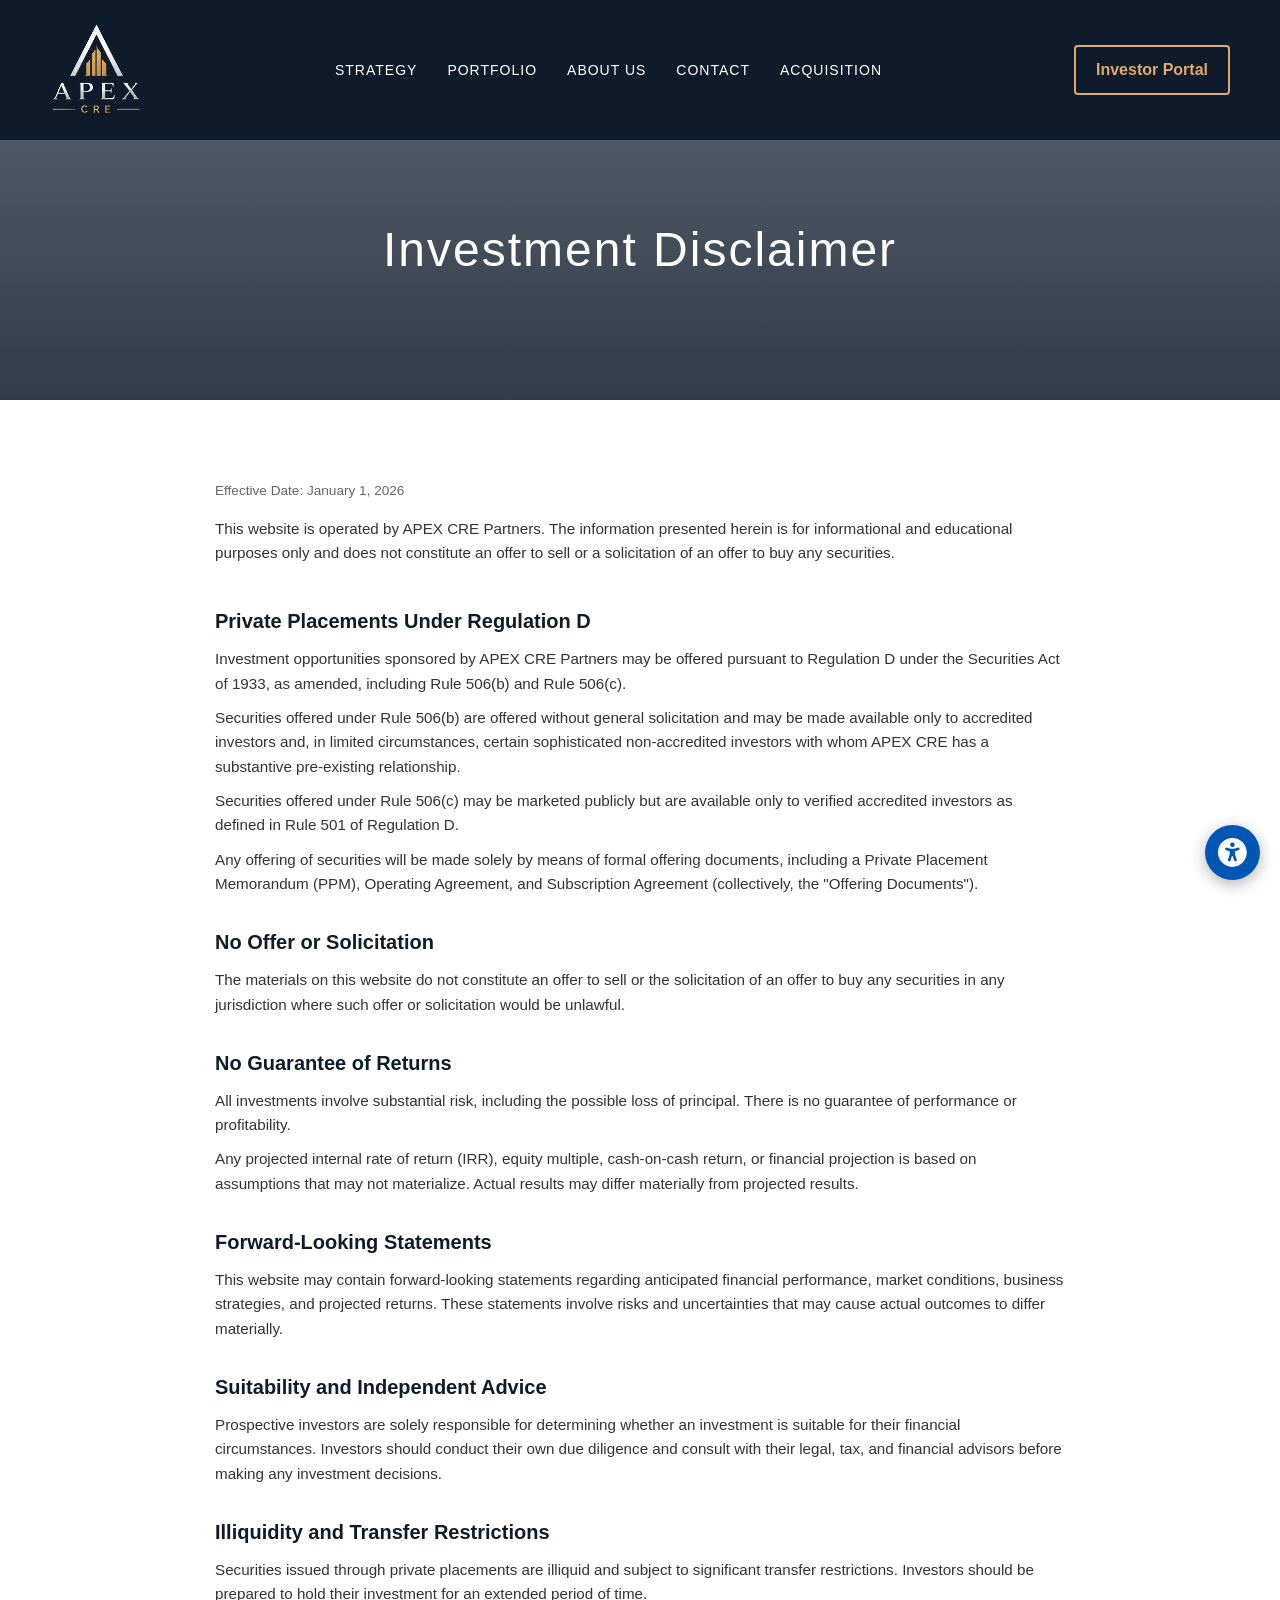
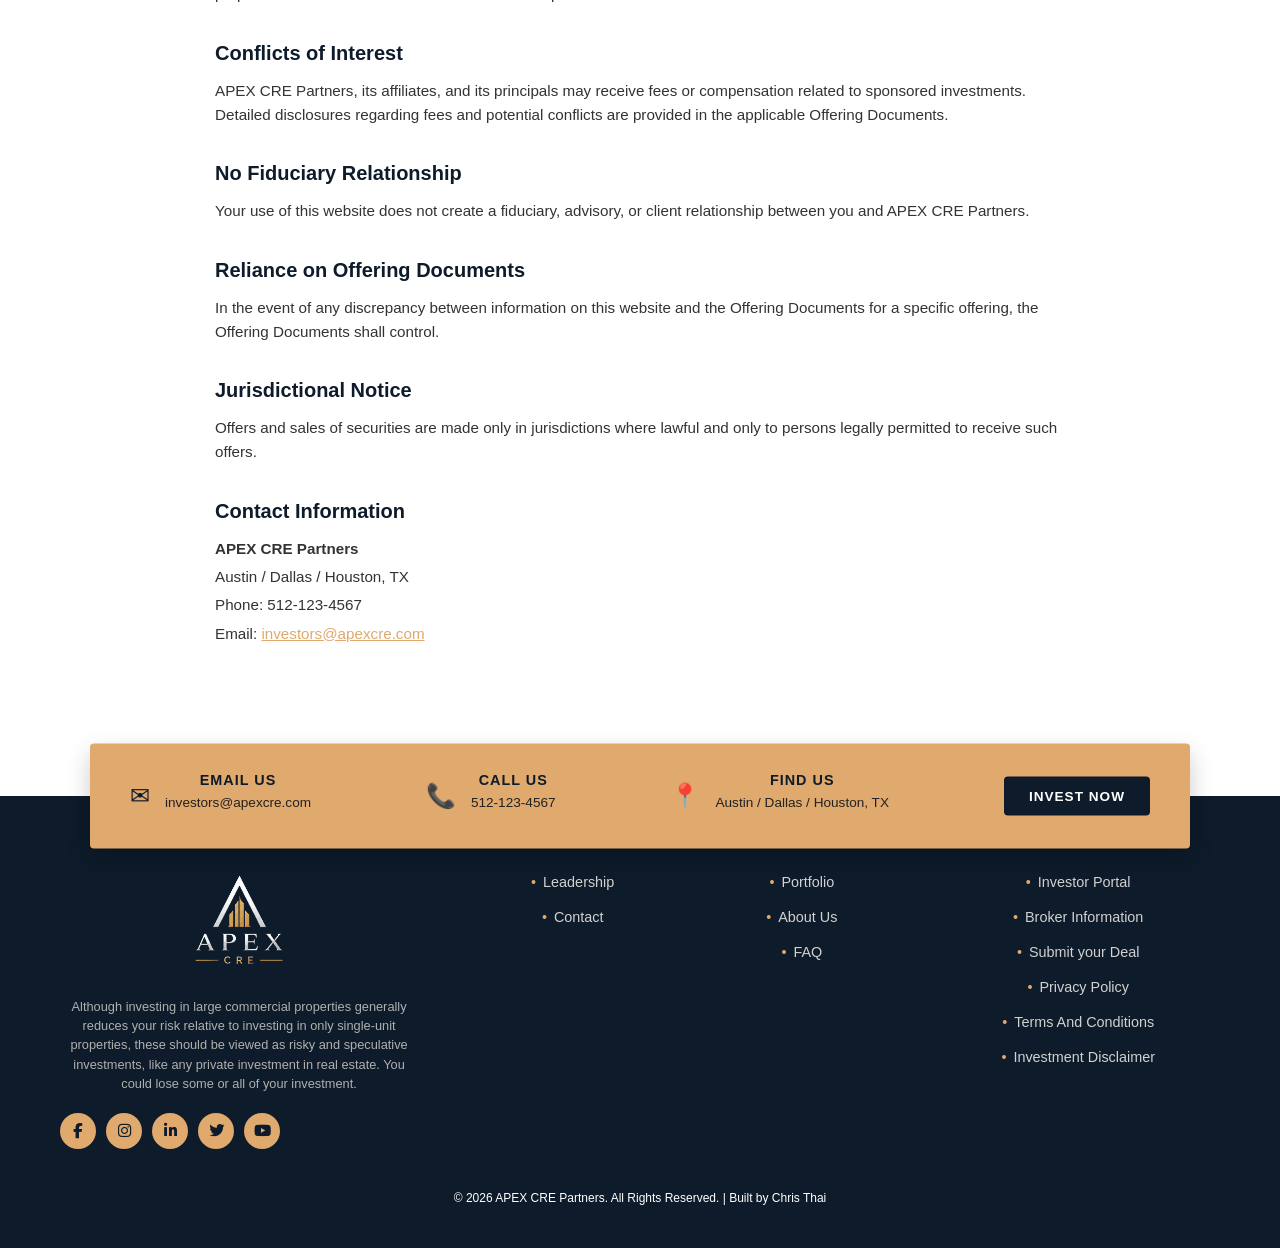
<file: disclaimer.html>
<!DOCTYPE html>
<html lang="en">
<head>
	<meta charset="UTF-8">
    <meta name="viewport" content="width=device-width, initial-scale=1.0">
    <meta name="author" content="Chris Thai">
    <title>Investment Disclaimer | APEX CRE</title>
    <link rel="stylesheet" href="style.css">
	<link rel="stylesheet" href="https://cdnjs.cloudflare.com/ajax/libs/font-awesome/6.4.0/css/all.min.css">
</head>
<body>

    <!-- Navigation -->
    <header>
        <div class="logo">
            <a href="index.html">
                <img src="images/Team Logo.jpg" alt="APEX CRE Logo" class="nav-logo">
            </a>
        </div>
        <nav>
            <ul>
                <li><a href="index.html">STRATEGY</a></li>
				<!-- Link to portfolio file -->
                <li><a href="portfolio.html">PORTFOLIO</a></li>
				<!-- Link to team HTML file -->
                <li><a href="team.html">ABOUT US</a></li>
				<!-- Link to contact HTML file -->
                <li><a href="contact.html">CONTACT</a></li>
				<!-- Link to Aqquisition HTML file -->
                <li><a href="acquisition.html">ACQUISITION</a></li>
            </ul>
        </nav>
        <a href="#login" class="investor-login">Investor Portal</a>
    </header>

    <!-- Page Header with City Skyline Background -->
    <section class="disclaimer-hero-header">
        <h1>Investment Disclaimer</h1>
    </section>

    <!-- Disclaimer Content Section -->
    <section class="disclaimer-content-section">
        <div class="disclaimer-container">
            <p class="effective-date">Effective Date: January 1, 2026</p>
            <p class="intro-text">This website is operated by APEX CRE Partners. The information presented herein is for informational and educational purposes only and does not constitute an offer to sell or a solicitation of an offer to buy any securities.</p>

            <div class="disclaimer-block">
                <h3>Private Placements Under Regulation D</h3>
                <p>Investment opportunities sponsored by APEX CRE Partners may be offered pursuant to Regulation D under the Securities Act of 1933, as amended, including Rule 506(b) and Rule 506(c).</p>
                <p class="mt-space">Securities offered under Rule 506(b) are offered without general solicitation and may be made available only to accredited investors and, in limited circumstances, certain sophisticated non-accredited investors with whom APEX CRE has a substantive pre-existing relationship.</p>
                <p class="mt-space">Securities offered under Rule 506(c) may be marketed publicly but are available only to verified accredited investors as defined in Rule 501 of Regulation D.</p>
                <p class="mt-space">Any offering of securities will be made solely by means of formal offering documents, including a Private Placement Memorandum (PPM), Operating Agreement, and Subscription Agreement (collectively, the "Offering Documents").</p>
            </div>

            <div class="disclaimer-block">
                <h3>No Offer or Solicitation</h3>
                <p>The materials on this website do not constitute an offer to sell or the solicitation of an offer to buy any securities in any jurisdiction where such offer or solicitation would be unlawful.</p>
            </div>

            <div class="disclaimer-block">
                <h3>No Guarantee of Returns</h3>
                <p>All investments involve substantial risk, including the possible loss of principal. There is no guarantee of performance or profitability.</p>
                <p class="mt-space">Any projected internal rate of return (IRR), equity multiple, cash-on-cash return, or financial projection is based on assumptions that may not materialize. Actual results may differ materially from projected results.</p>
            </div>

            <div class="disclaimer-block">
                <h3>Forward-Looking Statements</h3>
                <p>This website may contain forward-looking statements regarding anticipated financial performance, market conditions, business strategies, and projected returns. These statements involve risks and uncertainties that may cause actual outcomes to differ materially.</p>
            </div>

            <div class="disclaimer-block">
                <h3>Suitability and Independent Advice</h3>
                <p>Prospective investors are solely responsible for determining whether an investment is suitable for their financial circumstances. Investors should conduct their own due diligence and consult with their legal, tax, and financial advisors before making any investment decisions.</p>
            </div>

            <div class="disclaimer-block">
                <h3>Illiquidity and Transfer Restrictions</h3>
                <p>Securities issued through private placements are illiquid and subject to significant transfer restrictions. Investors should be prepared to hold their investment for an extended period of time.</p>
            </div>

            <div class="disclaimer-block">
                <h3>Conflicts of Interest</h3>
                <p>APEX CRE Partners, its affiliates, and its principals may receive fees or compensation related to sponsored investments. Detailed disclosures regarding fees and potential conflicts are provided in the applicable Offering Documents.</p>
            </div>

            <div class="disclaimer-block">
                <h3>No Fiduciary Relationship</h3>
                <p>Your use of this website does not create a fiduciary, advisory, or client relationship between you and APEX CRE Partners.</p>
            </div>

            <div class="disclaimer-block">
                <h3>Reliance on Offering Documents</h3>
                <p>In the event of any discrepancy between information on this website and the Offering Documents for a specific offering, the Offering Documents shall control.</p>
            </div>

            <div class="disclaimer-block">
                <h3>Jurisdictional Notice</h3>
                <p>Offers and sales of securities are made only in jurisdictions where lawful and only to persons legally permitted to receive such offers.</p>
            </div>

            <div class="disclaimer-block contact-block-info">
                <h3>Contact Information</h3>
                <p><strong>APEX CRE Partners</strong></p>
                <p>Austin / Dallas / Houston, TX</p>
                <p>Phone: 512-123-4567</p>
                <p>Email: <a href="mailto:investors@apexcre.com">investors@apexcre.com</a></p>
            </div>
        </div>
    </section>

    <!-- Footer / Bottom Section -->
    <footer class="site-footer">
        <div class="footer-contact-bar">
            <div class="contact-box">
                <span class="icon">✉</span>
                <div>
                    <strong>Email Us</strong>
                    <p>investors@apexcre.com</p>
                </div>
            </div>
            <div class="contact-box">
                <span class="icon">📞</span>
                <div>
                    <strong>Call Us</strong>
                    <p>512-123-4567</p>
                </div>
            </div>
            <div class="contact-box">
                <span class="icon">📍</span>
                <div>
                    <strong>Find Us</strong>
                    <p>Austin / Dallas / Houston, TX</p>
                </div>
            </div>
            <div class="footer-btn-box">
                <a href="#login" class="footer-invest-btn">Invest Now</a>
            </div>
        </div>

        <div class="footer-content">
            <div class="footer-col brand-col">
                <img src="images/Team Logo.jpg" alt="APEX CRE Logo" class="footer-logo">
                <p class="footer-disclaimer">
                    Although investing in large commercial properties generally reduces your risk relative to investing in only single-unit properties, these should be viewed as risky and speculative investments, like any private investment in real estate. You could lose some or all of your investment.
                </p>
		<div class="social-icons">
			<a href="https://facebook.com" target="_blank" aria-label="Facebook"><i class="fa-brands fa-facebook-f"></i></a>
			<a href="https://instagram.com" target="_blank" aria-label="Instagram"><i class="fa-brands fa-instagram"></i></a>
			<a href="https://linkedin.com" target="_blank" aria-label="LinkedIn"><i class="fa-brands fa-linkedin-in"></i></a>
			<a href="https://twitter.com" target="_blank" aria-label="Twitter"><i class="fa-brands fa-twitter"></i></a>
			<a href="https://youtube.com" target="_blank" aria-label="YouTube"><i class="fa-brands fa-youtube"></i></a>
		</div>
            </div>
            <div class="footer-col">
                <ul class="footer-links">
                    <li><a href="team.html">Leadership</a></li>
                    <li><a href="contact.html">Contact</a></li>
                </ul>
            </div>
            <div class="footer-col">
                <ul class="footer-links">
                    <li><a href="portfolio.html">Portfolio</a></li>
                    <li><a href="team.html">About Us</a></li>
                    <li><a href="faq.html">FAQ</a></li>
                </ul>
            </div>
            <!-- Column 4: Investor Resources -->
            <div class="footer-col">
                <ul class="footer-links">
                    <li><a href="under-construction.html">Investor Portal</a></li>
                    <li><a href="brokers.html">Broker Information</a></li>
					<li><a href="acquisition.html">Submit your Deal</a></li>
                    <li><a href="privacy.html">Privacy Policy</a></li>
                    <li><a href="terms.html">Terms And Conditions</a></li>
                    <li><a href="disclaimer.html">Investment Disclaimer</a></li>
                </ul>
            </div>
        </div>

        <div class="footer-bottom">
            <p>&copy; 2026 APEX CRE Partners. All Rights Reserved. | Built by Chris Thai</p>
        </div>
    </footer>

    <script src="script.js"></script>
</body>
</html>
</file>
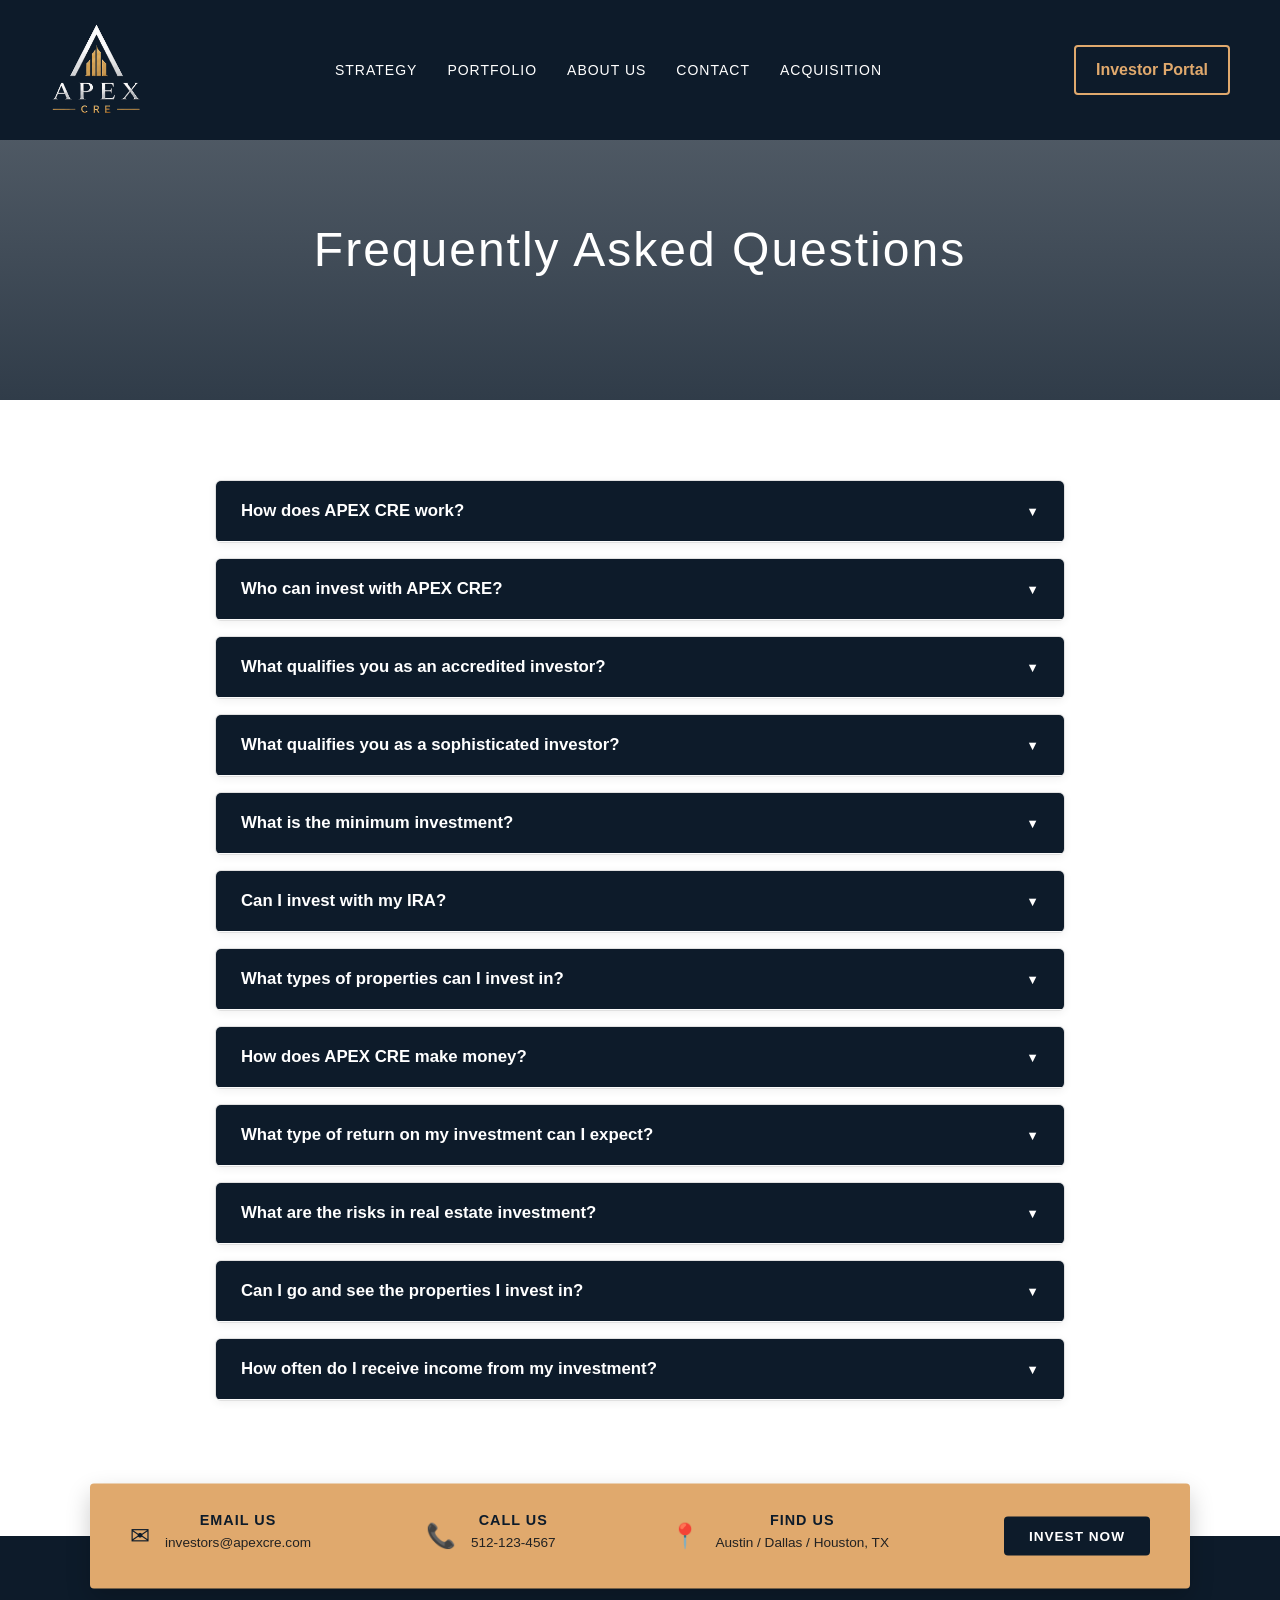
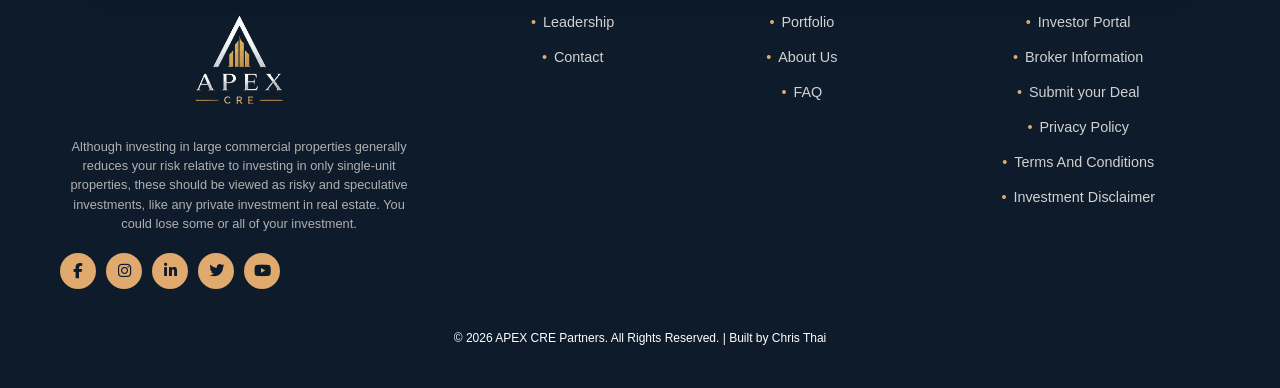
<file: faq.html>
<!DOCTYPE html>
<html lang="en">
<head>
    <meta charset="UTF-8">
    <meta name="viewport" content="width=device-width, initial-scale=1.0">
    <title>FAQ | APEX CRE</title>
    
    <!-- Link to your existing CSS file -->
    <link rel="stylesheet" href="style.css">
	
	<link rel="stylesheet" href="https://cdnjs.cloudflare.com/ajax/libs/font-awesome/6.4.0/css/all.min.css">
</head>
<body>

    <!-- Navigation -->
    <header>
        <div class="logo">
            <a href="index.html">
                <img src="images/Team Logo.jpg" alt="APEX CRE Logo" class="nav-logo">
            </a>
        </div>
        <nav>
            <ul>
                <li><a href="index.html">STRATEGY</a></li>
				<!-- Link to portfolio file -->
                <li><a href="portfolio.html">PORTFOLIO</a></li>
				<!-- Link to team HTML file -->
                <li><a href="team.html">ABOUT US</a></li>
				<!-- Link to contact HTML file -->
                <li><a href="contact.html">CONTACT</a></li>
				<!-- Link to Aqquisition HTML file -->
                <li><a href="acquisition.html">ACQUISITION</a></li>
            </ul>
        </nav>
        <a href="under-construction.html" class="investor-login">Investor Portal</a>
    </header>

    <!-- Page Header with City Skyline Background -->
    <section class="faq-hero-header">
        <h1>Frequently Asked Questions</h1>
    </section>

    <!-- FAQ Accordion Section -->
    <section class="faq-content-section">
        <div class="faq-container">
            
            <!-- Question 1 -->
            <div class="faq-item">
                <button class="faq-question">
                    <span>How does APEX CRE work?</span>
                    <span class="faq-icon">&#9660;</span>
                </button>
                <div class="faq-answer">
                    <p>APEX CRE is a private Real Estate Investment Company actively investing (owning, operating, and funding) in multiple asset classes (Land, Industrial, Multifamily) across core markets. Much like crowdfunding platforms, APEX CRE enables Accredited and Sophisticated investors to come together to invest in a common project. With APEX CRE, investors are able to:</p>
                    <ul>
                        <li>Partner with full-time real estate investors.</li>
                        <li>De-risk portfolio by investing across asset classes and multiple markets.</li>
                        <li>Invest in multifamily/industrial real estate projects seamlessly through our online portal.</li>
                    </ul>
                </div>
            </div>

            <!-- Question 2 -->
            <div class="faq-item">
                <button class="faq-question">
                    <span>Who can invest with APEX CRE?</span>
                    <span class="faq-icon">&#9660;</span>
                </button>
                <div class="faq-answer">
                    <p>APEX CRE works with both accredited and sophisticated investors.</p>
                </div>
            </div>

            <!-- Question 3 -->
            <div class="faq-item">
                <button class="faq-question">
                    <span>What qualifies you as an accredited investor?</span>
                    <span class="faq-icon">&#9660;</span>
                </button>
                <div class="faq-answer">
                    <p>The SEC defines an accredited investor as anyone who:</p>
                    <ul>
                        <li> Earned income that exceeded $200,000 (or $300,000 together with a spouse or spousal equivalent) in each of the prior two years, and reasonably expects the same for the current year, OR</li>
                        <li> Has a net worth over $1 million, either alone or together with a spouse or spousal equivalent (excluding the value of the person’s primary residence), OR</li>
                        <li> Holds in good standing a Series 7, 65, or 82 license.</li>
                    </ul>
                </div>
            </div>

            <!-- Question 4 -->
            <div class="faq-item">
                <button class="faq-question">
                    <span>What qualifies you as a sophisticated investor?</span>
                    <span class="faq-icon">&#9660;</span>
                </button>
                <div class="faq-answer">
                    <p>The commission defines a sophisticated investor as an individual or institution that "must have sufficient knowledge and experience in financial and business matters to make them capable of evaluating the merits and risks of the prospective investment."</p>
                </div>
            </div>

            <!-- Question 5 -->
            <div class="faq-item">
                <button class="faq-question">
                    <span>What is the minimum investment?</span>
                    <span class="faq-icon">&#9660;</span>
                </button>
                <div class="faq-answer">
                    <p>The minimum investment is typically around $75,000.</p>
                </div>
            </div>

            <!-- Question 6 -->
            <div class="faq-item">
                <button class="faq-question">
                    <span>Can I invest with my IRA?</span>
                    <span class="faq-icon">&#9660;</span>
                </button>
                <div class="faq-answer">
                    <p>Investing with an IRA is a popular way to invest with APEX CRE. We make investing with your IRA a seamless process and we have worked with dozens of IRA custodians. Connect with us for more details.</p>
                </div>
            </div>

            <!-- Question 7 -->
            <div class="faq-item">
                <button class="faq-question">
                    <span>What types of properties can I invest in?</span>
                    <span class="faq-icon">&#9660;</span>
                </button>
                <div class="faq-answer">
                    <p>APEX CRE purchases Land, Industrial, and Multifamily real estate. Typical Multifamily assets have at least 50 units or more. Typical Industrial is between 10,000-30,000 SQFT leasable space. Typical Land is a 5-200 acre tract for new development. Details for each investment opportunity are shared as they become available.</p>
                </div>
            </div>

            <!-- Question 8 -->
            <div class="faq-item">
                <button class="faq-question">
                    <span>How does APEX CRE make money?</span>
                    <span class="faq-icon">&#9660;</span>
                </button>
                <div class="faq-answer">
                    <p>APEX CRE always invests side-by-side with our investors. We make money from the real estate we own with our investors, which includes rental income & profits from the sale of properties.</p>
                </div>
            </div>

            <!-- Question 9 -->
            <div class="faq-item">
                <button class="faq-question">
                    <span>What type of return on my investment can I expect?</span>
                    <span class="faq-icon">&#9660;</span>
                </button>
                <div class="faq-answer">
                    <p>Each real estate investment opportunity is different. Depending on the asset class, APEX CRE typically aims to deliver our partners double-digit overall returns:</p>
                    <ul>
                        <li><strong>Multifamily:</strong> We target in excess of 10% per year of overall return.</li>
                        <li><strong>Land:</strong> We target in excess of 15% per year.</li>
                        <li><strong>Industrial (Cash Flow):</strong> We target in excess of 8% per year of cash flow.</li>
                    </ul>
                    <p class="mt-space">All of our investment opportunities include financial projections prepared by APEX CRE, based upon our expertise and educated assumptions. While we like to provide conservative projections, it is required that each investor understands that past performance does not indicate nor guarantee future results.</p>
                </div>
            </div>

            <!-- Question 10 -->
            <div class="faq-item">
                <button class="faq-question">
                    <span>What are the risks in real estate investment?</span>
                    <span class="faq-icon">&#9660;</span>
                </button>
                <div class="faq-answer">
                    <p>In the commercial real estate investment context, risk is anything that creates volatility in a property or portfolio’s expected or actual returns. Learn more about risks on our <a href="disclaimer.html">Investment Disclaimer</a> page.</p>
                </div>
            </div>

            <!-- Question 11 -->
            <div class="faq-item">
                <button class="faq-question">
                    <span>Can I go and see the properties I invest in?</span>
                    <span class="faq-icon">&#9660;</span>
                </button>
                <div class="faq-answer">
                    <p>You are always welcome to visit the property that you have invested in in person. We also make all the details for each property available online through your portal for review.</p>
                </div>
            </div>

            <!-- Question 12 -->
            <div class="faq-item">
                <button class="faq-question">
                    <span>How often do I receive income from my investment?</span>
                    <span class="faq-icon">&#9660;</span>
                </button>
                <div class="faq-answer">
                    <p>APEX CRE distributes earnings to our partners on a quarterly basis.</p>
                </div>
            </div>

        </div>
    </section>

    <!-- Footer / Bottom Section -->
    <footer class="site-footer">
        <div class="footer-contact-bar">
            <div class="contact-box">
                <span class="icon">✉</span>
                <div>
                    <strong>Email Us</strong>
                    <p>investors@apexcre.com</p>
                </div>
            </div>
            <div class="contact-box">
                <span class="icon">📞</span>
                <div>
                    <strong>Call Us</strong>
                    <p>512-123-4567</p>
                </div>
            </div>
            <div class="contact-box">
                <span class="icon">📍</span>
                <div>
                    <strong>Find Us</strong>
                    <p>Austin / Dallas / Houston, TX</p>
                </div>
            </div>
            <div class="footer-btn-box">
                <a href="under-construction.html" class="footer-invest-btn">Invest Now</a>
            </div>
        </div>

        <div class="footer-content">
            <div class="footer-col brand-col">
                <img src="images/Team Logo.jpg" alt="APEX CRE Logo" class="footer-logo">
                <p class="footer-disclaimer">
                    Although investing in large commercial properties generally reduces your risk relative to investing in only single-unit properties, these should be viewed as risky and speculative investments, like any private investment in real estate. You could lose some or all of your investment.
                </p>
		<div class="social-icons">
			<a href="https://facebook.com" target="_blank" aria-label="Facebook"><i class="fa-brands fa-facebook-f"></i></a>
			<a href="https://instagram.com" target="_blank" aria-label="Instagram"><i class="fa-brands fa-instagram"></i></a>
			<a href="https://linkedin.com" target="_blank" aria-label="LinkedIn"><i class="fa-brands fa-linkedin-in"></i></a>
			<a href="https://twitter.com" target="_blank" aria-label="Twitter"><i class="fa-brands fa-twitter"></i></a>
			<a href="https://youtube.com" target="_blank" aria-label="YouTube"><i class="fa-brands fa-youtube"></i></a>
		</div>
            </div>
            <div class="footer-col">
                <ul class="footer-links">
                    <li><a href="team.html">Leadership</a></li>
                    <li><a href="contact.html">Contact</a></li>
                </ul>
            </div>
            <div class="footer-col">
                <ul class="footer-links">
                    <li><a href="portfolio.html">Portfolio</a></li>
                    <li><a href="team.html">About Us</a></li>
                    <li><a href="faq.html">FAQ</a></li>
                </ul>
            </div>
            <!-- Column 4: Investor Resources -->
            <div class="footer-col">
                <ul class="footer-links">
                    <li><a href="under-construction.html">Investor Portal</a></li>
                    <li><a href="brokers.html">Broker Information</a></li>
					<li><a href="acquisition.html">Submit your Deal</a></li>
                    <li><a href="privacy.html">Privacy Policy</a></li>
                    <li><a href="terms.html">Terms And Conditions</a></li>
                    <li><a href="disclaimer.html">Investment Disclaimer</a></li>
                </ul>
            </div>
        </div>

        <div class="footer-bottom">
            <p>&copy; 2026 APEX CRE Partners. All Rights Reserved. | Built by Chris Thai</p>
        </div>
    </footer>

   <!-- Accordion Toggle Script -->
    <script>
        document.addEventListener("DOMContentLoaded", () => {
            const dropdowns = document.querySelectorAll('.faq-question');
            
            dropdowns.forEach(dropdown => {
                dropdown.addEventListener('click', function() {
                    this.classList.toggle('active');
                    const answer = this.nextElementSibling;
                    
                    if (answer.style.maxHeight) {
                        answer.style.maxHeight = null;
                        answer.style.paddingTop = "0px";
                        answer.style.paddingBottom = "0px";
                    } else {
                        // Dynamically calculate full scroll height including top and bottom padding (40px total)
                        answer.style.maxHeight = (answer.scrollHeight + 40) + "px";
                        answer.style.paddingTop = "20px";
                        answer.style.paddingBottom = "20px";
                    }
                });
            });
        });
    </script>
</body>
</html>
</file>
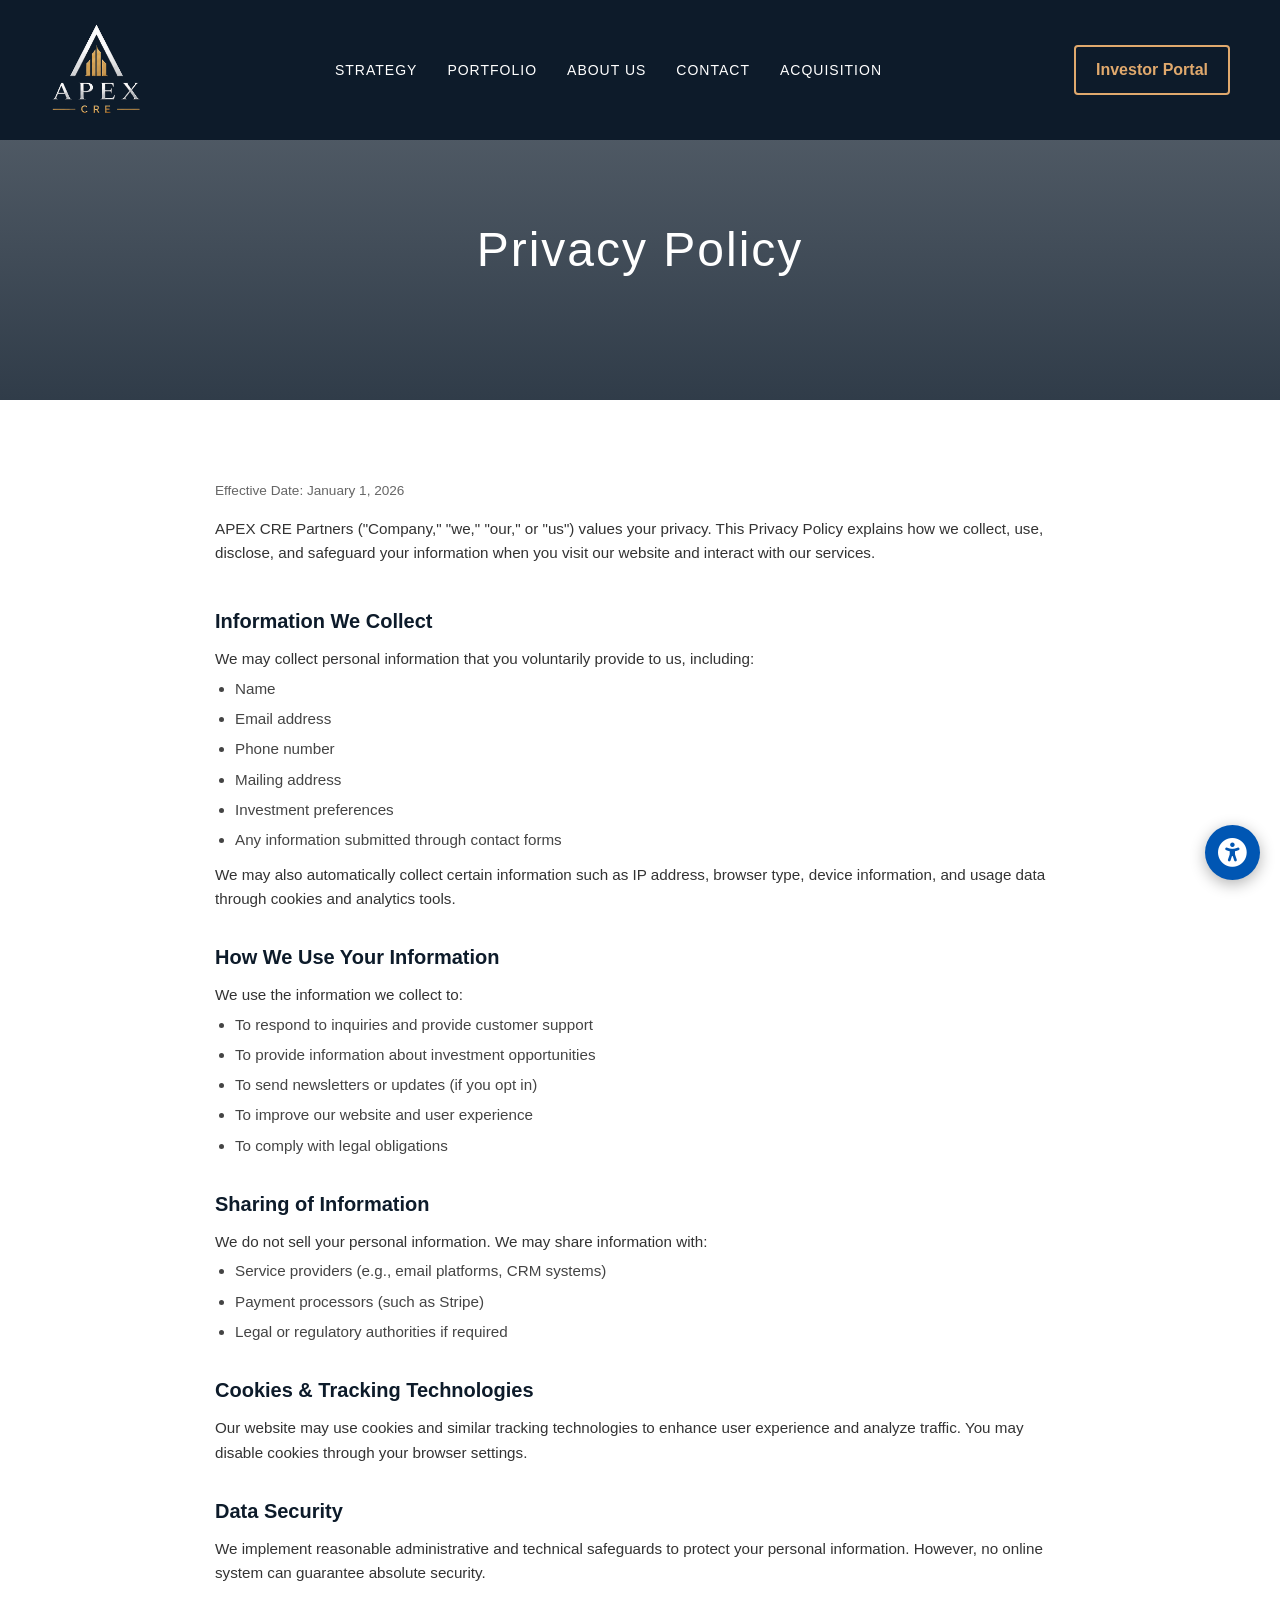
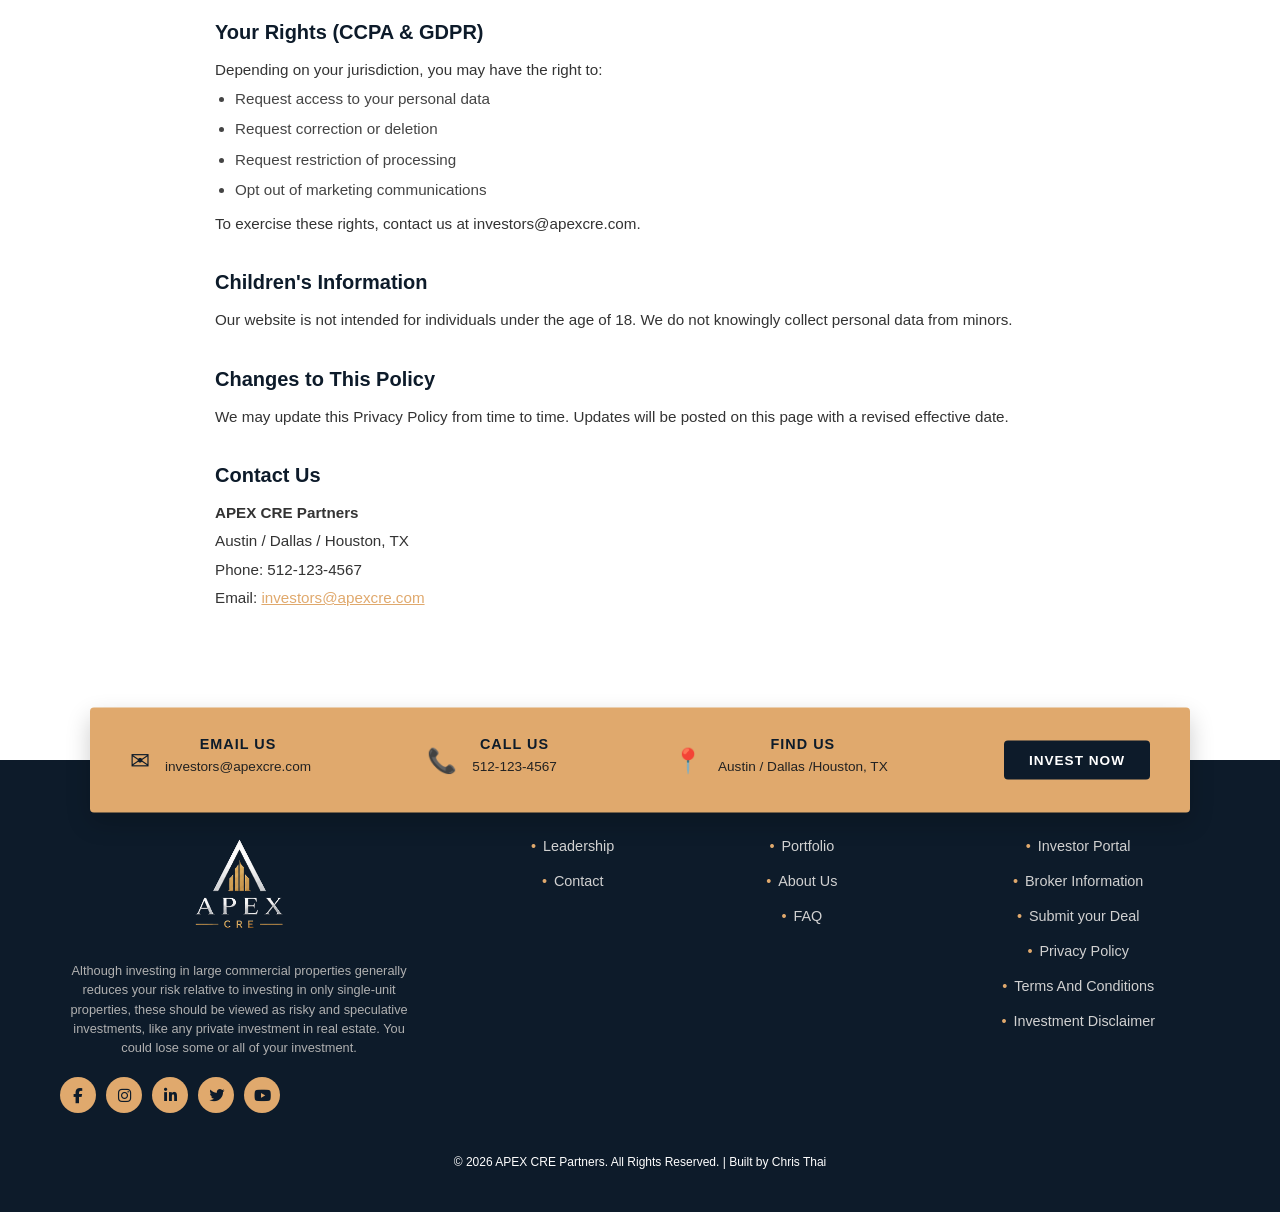
<file: privacy.html>
<!DOCTYPE html>
<html lang="en">
<head>
	<meta charset="UTF-8">
    <meta name="viewport" content="width=device-width, initial-scale=1.0">
    <meta name="author" content="Chris Thai">
    <title>Privacy Policy | APEX CRE</title>
    <link rel="stylesheet" href="style.css">
	<link rel="stylesheet" href="https://cdnjs.cloudflare.com/ajax/libs/font-awesome/6.4.0/css/all.min.css">
</head>
<body>

    <!-- Navigation -->
    <header>
        <div class="logo">
            <a href="index.html">
                <img src="images/Team Logo.jpg" alt="APEX CRE Logo" class="nav-logo">
            </a>
        </div>
        <nav>
            <ul>
                <li><a href="index.html">STRATEGY</a></li>
				<!-- Link to portfolio file -->
                <li><a href="portfolio.html">PORTFOLIO</a></li>
				<!-- Link to team HTML file -->
                <li><a href="team.html">ABOUT US</a></li>
				<!-- Link to contact HTML file -->
                <li><a href="contact.html">CONTACT</a></li>
				<!-- Link to Aqquisition HTML file -->
                <li><a href="acquisition.html">ACQUISITION</a></li>
            </ul>
        </nav>
        <a href="#login" class="investor-login">Investor Portal</a>
    </header>

    <!-- Page Header with City Skyline Background -->
    <section class="privacy-hero-header">
        <h1>Privacy Policy</h1>
    </section>

    <!-- Privacy Content Section -->
    <section class="privacy-content-section">
        <div class="privacy-container">
            <p class="effective-date">Effective Date: January 1, 2026</p>
            <p class="intro-text">APEX CRE Partners ("Company," "we," "our," or "us") values your privacy. This Privacy Policy explains how we collect, use, disclose, and safeguard your information when you visit our website and interact with our services.</p>

            <div class="privacy-block">
                <h3>Information We Collect</h3>
                <p>We may collect personal information that you voluntarily provide to us, including:</p>
                <ul class="privacy-list">
                    <li>Name</li>
                    <li>Email address</li>
                    <li>Phone number</li>
                    <li>Mailing address</li>
                    <li>Investment preferences</li>
                    <li>Any information submitted through contact forms</li>
                </ul>
                <p class="mt-space">We may also automatically collect certain information such as IP address, browser type, device information, and usage data through cookies and analytics tools.</p>
            </div>

            <div class="privacy-block">
                <h3>How We Use Your Information</h3>
                <p>We use the information we collect to:</p>
                <ul class="privacy-list">
                    <li>To respond to inquiries and provide customer support</li>
                    <li>To provide information about investment opportunities</li>
                    <li>To send newsletters or updates (if you opt in)</li>
                    <li>To improve our website and user experience</li>
                    <li>To comply with legal obligations</li>
                </ul>
            </div>

            <div class="privacy-block">
                <h3>Sharing of Information</h3>
                <p>We do not sell your personal information. We may share information with:</p>
                <ul class="privacy-list">
                    <li>Service providers (e.g., email platforms, CRM systems)</li>
                    <li>Payment processors (such as Stripe)</li>
                    <li>Legal or regulatory authorities if required</li>
                </ul>
            </div>

            <div class="privacy-block">
                <h3>Cookies & Tracking Technologies</h3>
                <p>Our website may use cookies and similar tracking technologies to enhance user experience and analyze traffic. You may disable cookies through your browser settings.</p>
            </div>

            <div class="privacy-block">
                <h3>Data Security</h3>
                <p>We implement reasonable administrative and technical safeguards to protect your personal information. However, no online system can guarantee absolute security.</p>
            </div>

            <div class="privacy-block">
                <h3>Your Rights (CCPA & GDPR)</h3>
                <p>Depending on your jurisdiction, you may have the right to:</p>
                <ul class="privacy-list">
                    <li>Request access to your personal data</li>
                    <li>Request correction or deletion</li>
                    <li>Request restriction of processing</li>
                    <li>Opt out of marketing communications</li>
                </ul>
                <p class="mt-space">To exercise these rights, contact us at <a href="mailto:investors@apexcre.com">investors@apexcre.com</a>.</p>
            </div>

            <div class="privacy-block">
                <h3>Children's Information</h3>
                <p>Our website is not intended for individuals under the age of 18. We do not knowingly collect personal data from minors.</p>
            </div>

            <div class="privacy-block">
                <h3>Changes to This Policy</h3>
                <p>We may update this Privacy Policy from time to time. Updates will be posted on this page with a revised effective date.</p>
            </div>

            <div class="privacy-block contact-block-info">
                <h3>Contact Us</h3>
                <p><strong>APEX CRE Partners</strong></p>
                <p>Austin / Dallas / Houston, TX</p>
                <p>Phone: 512-123-4567</p>
                <p>Email: <a href="mailto:investors@apexcre.com">investors@apexcre.com</a></p>
            </div>
        </div>
    </section>

    <!-- Footer / Bottom Section -->
    <footer class="site-footer">
        <div class="footer-contact-bar">
            <div class="contact-box">
                <span class="icon">✉</span>
                <div>
                    <strong>Email Us</strong>
                    <p>investors@apexcre.com</p>
                </div>
            </div>
            <div class="contact-box">
                <span class="icon">📞</span>
                <div>
                    <strong>Call Us</strong>
                    <p>512-123-4567</p>
                </div>
            </div>
            <div class="contact-box">
                <span class="icon">📍</span>
                <div>
                    <strong>Find Us</strong>
                    <p>Austin / Dallas /Houston, TX</p>
                </div>
            </div>
            <div class="footer-btn-box">
                <a href="#login" class="footer-invest-btn">Invest Now</a>
            </div>
        </div>

        <div class="footer-content">
            <div class="footer-col brand-col">
                <img src="images/Team Logo.jpg" alt="APEX CRE Logo" class="footer-logo">
                <p class="footer-disclaimer">
                    Although investing in large commercial properties generally reduces your risk relative to investing in only single-unit properties, these should be viewed as risky and speculative investments, like any private investment in real estate. You could lose some or all of your investment.
                </p>
                <div class="social-icons">
		<div class="social-icons">
			<a href="https://facebook.com" target="_blank" aria-label="Facebook"><i class="fa-brands fa-facebook-f"></i></a>
			<a href="https://instagram.com" target="_blank" aria-label="Instagram"><i class="fa-brands fa-instagram"></i></a>
			<a href="https://linkedin.com" target="_blank" aria-label="LinkedIn"><i class="fa-brands fa-linkedin-in"></i></a>
			<a href="https://twitter.com" target="_blank" aria-label="Twitter"><i class="fa-brands fa-twitter"></i></a>
			<a href="https://youtube.com" target="_blank" aria-label="YouTube"><i class="fa-brands fa-youtube"></i></a>
		</div>
                </div>
            </div>
            <div class="footer-col">
                <ul class="footer-links">
                    <li><a href="team.html">Leadership</a></li>
                    <li><a href="contact.html">Contact</a></li>
                </ul>
            </div>
            <div class="footer-col">
                <ul class="footer-links">
                    <li><a href="portfolio.html">Portfolio</a></li>
                    <li><a href="team.html">About Us</a></li>
                    <li><a href="faq.html">FAQ</a></li>
                </ul>
            </div>
            <!-- Column 4: Investor Resources -->
            <div class="footer-col">
                <ul class="footer-links">
                    <li><a href="under-construction.html">Investor Portal</a></li>
                    <li><a href="brokers.html">Broker Information</a></li>
					<li><a href="acquisition.html">Submit your Deal</a></li>
                    <li><a href="privacy.html">Privacy Policy</a></li>
                    <li><a href="terms.html">Terms And Conditions</a></li>
                    <li><a href="disclaimer.html">Investment Disclaimer</a></li>
                </ul>
            </div>
        </div>

        <div class="footer-bottom">
            <p>&copy; 2026 APEX CRE Partners. All Rights Reserved. | Built by Chris Thai</p>
        </div>
    </footer>

    <script src="script.js"></script>
</body>
</html>
</file>
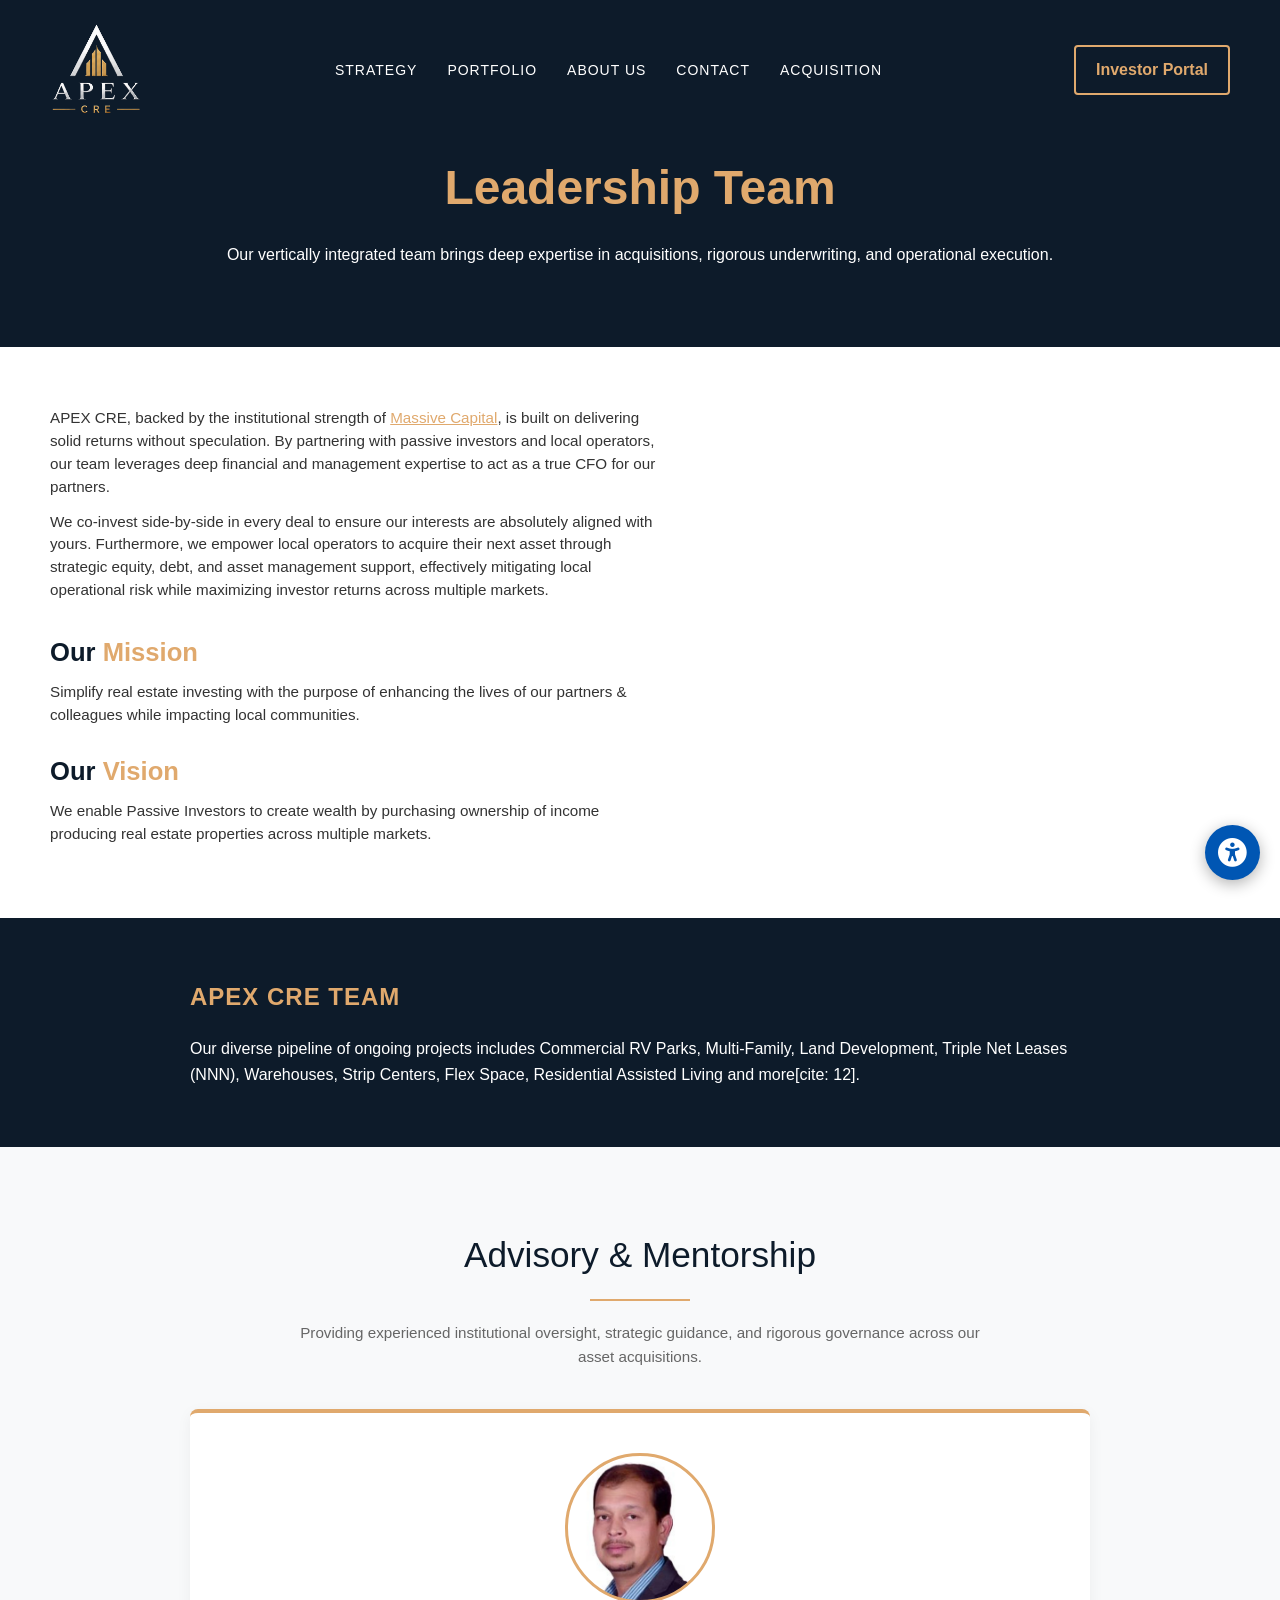
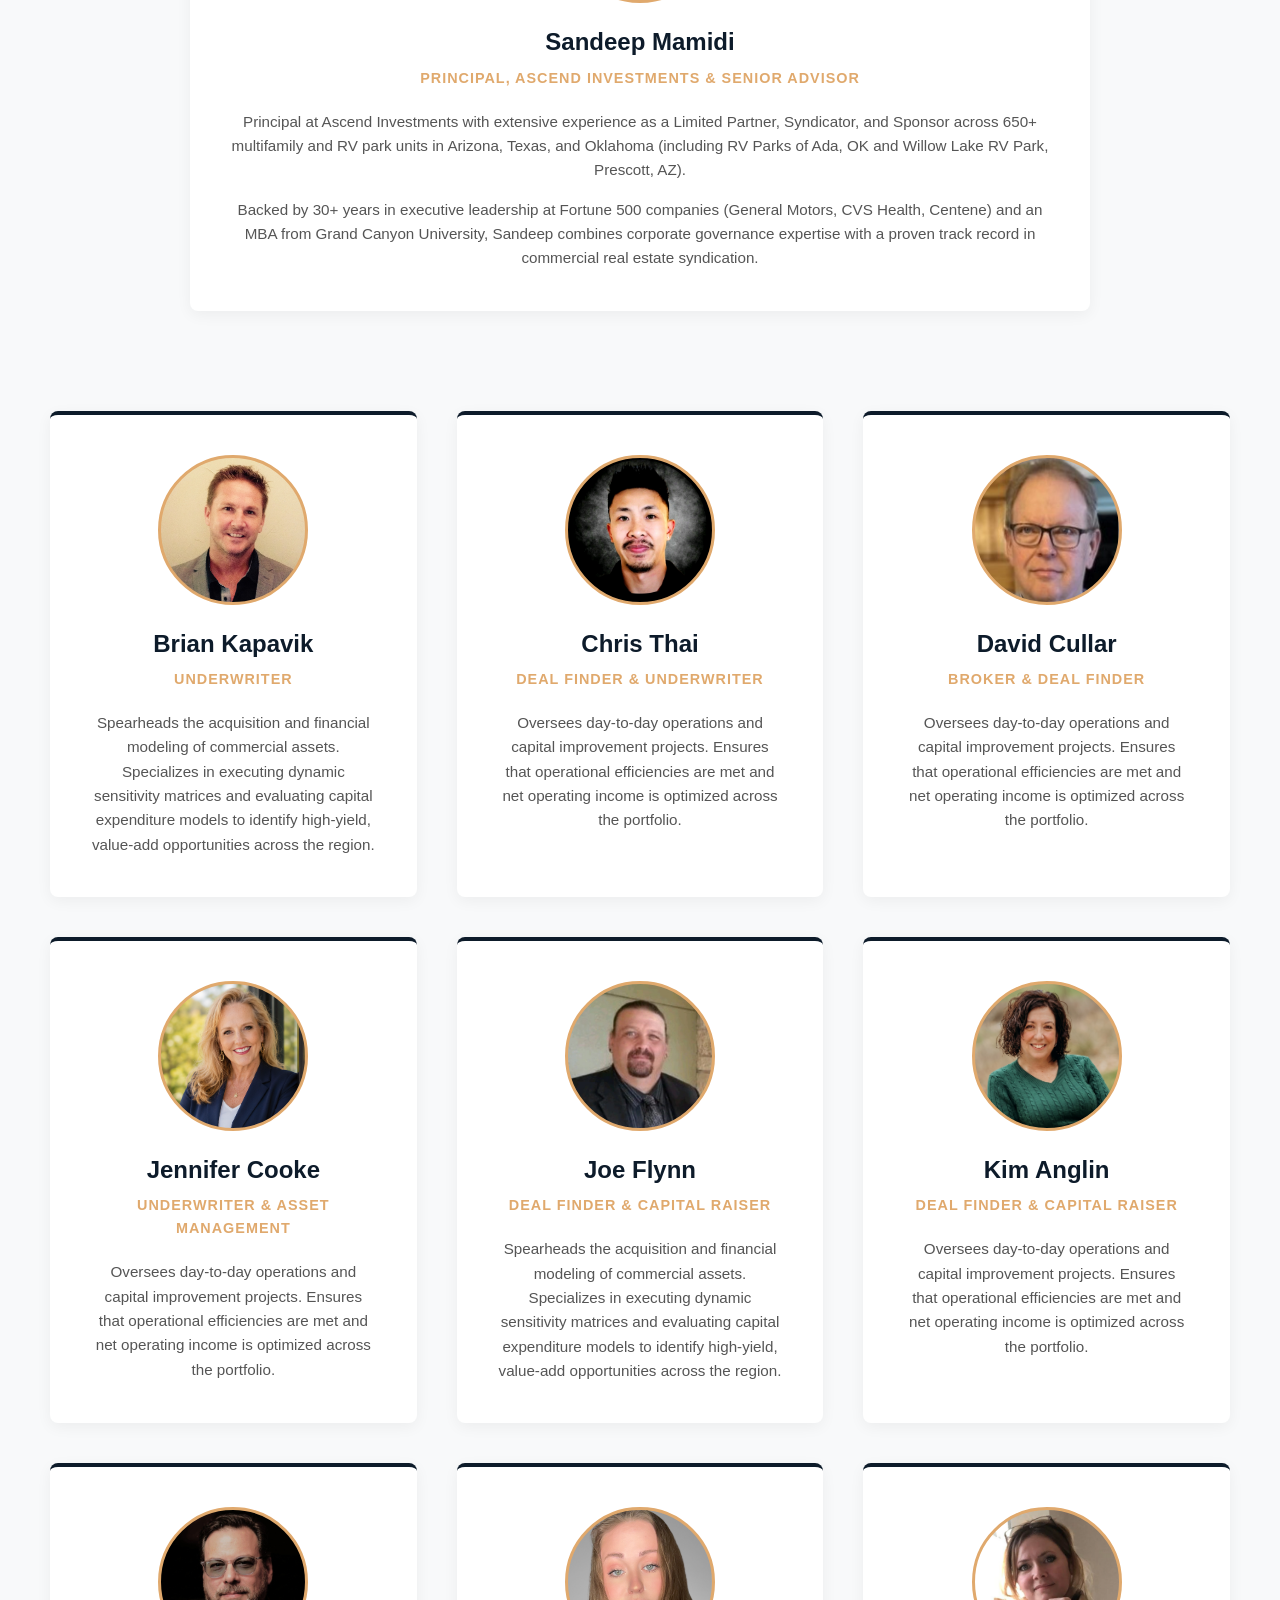
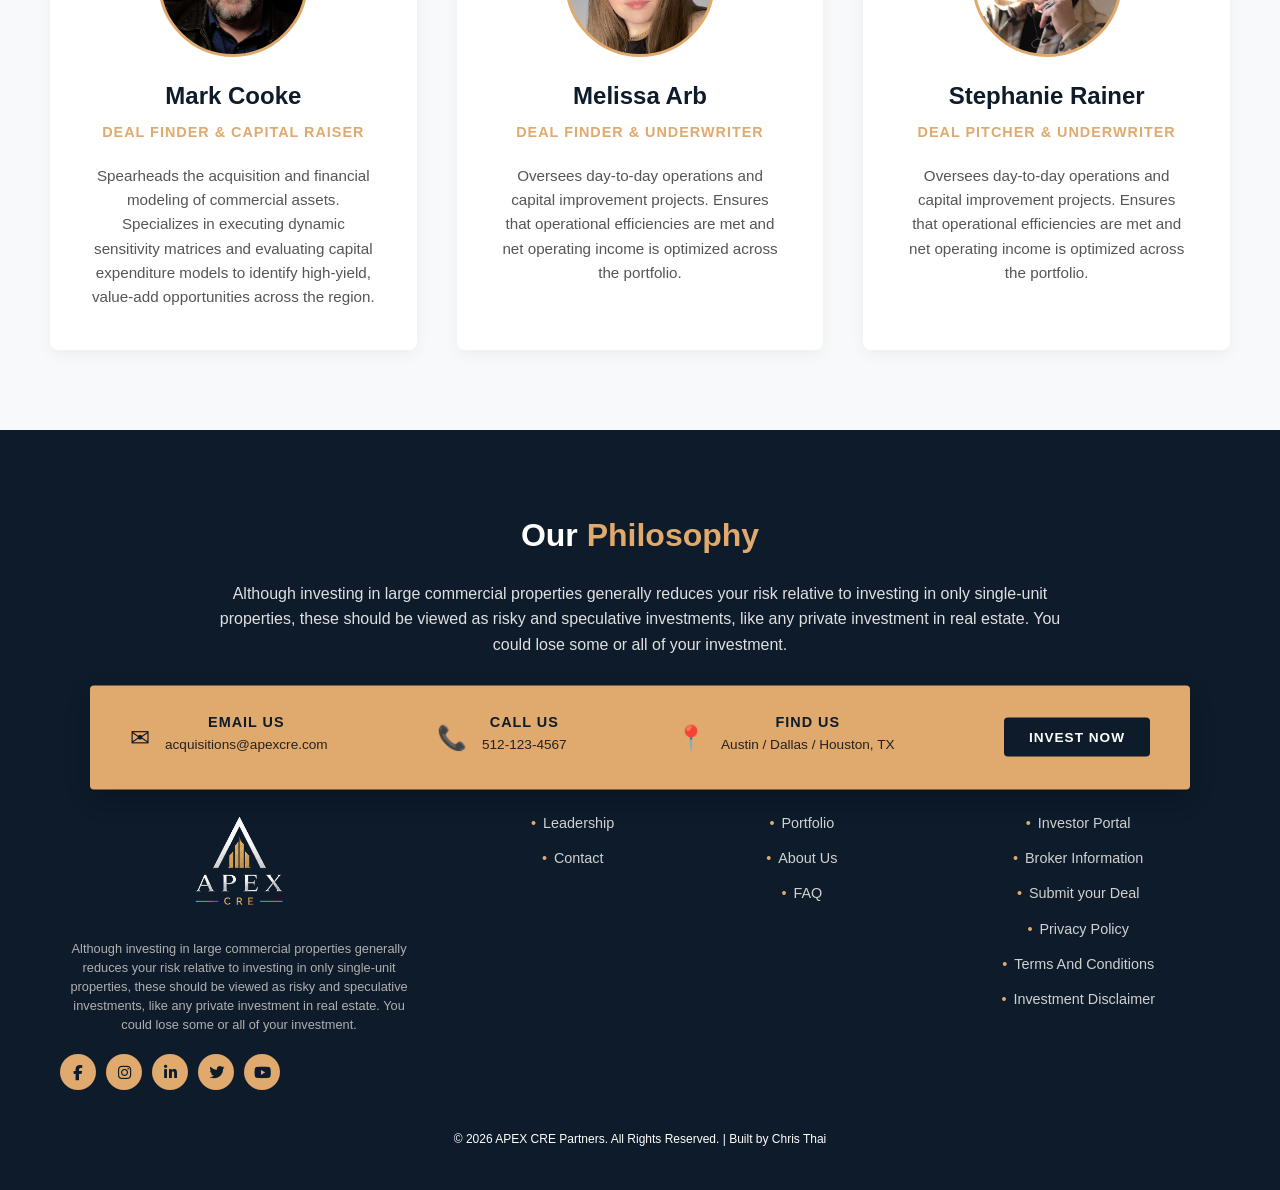
<file: team.html>
<!DOCTYPE html>
<html lang="en">
<head>
	<meta charset="UTF-8">
    <meta name="viewport" content="width=device-width, initial-scale=1.0">
    <meta name="author" content="Chris Thai">
    <title>Our Team | APEX CRE</title>
    <link rel="stylesheet" href="style.css">
	<link rel="stylesheet" href="https://cdnjs.cloudflare.com/ajax/libs/font-awesome/6.4.0/css/all.min.css">
</head>
<body>

    <!-- Navigation -->
    <header>
        <div class="logo">
            <a href="index.html">
                <img src="images/Team Logo.jpg" alt="APEX CRE Logo" class="nav-logo">
            </a>
        </div>
        <nav>
            <ul>
                <!-- Notice how Strategy links back to the index page's bookmark -->
                <li><a href="index.html">STRATEGY</a></li>
				<!-- Link to portfolio file -->
                <li><a href="portfolio.html">PORTFOLIO</a></li>
				<!-- Link to team HTML file -->
                <li><a href="team.html">ABOUT US</a></li>
				<!-- Link to contact HTML file -->
                <li><a href="contact.html">CONTACT</a></li>
				<!-- Link to Aqquisition HTML file -->
                <li><a href="acquisition.html">ACQUISITION</a></li>
            </ul>
        </nav>
        <a href="under-construction.html" class="investor-login">Investor Portal</a>
    </header>

    <!-- Page Header -->
    <section class="page-header">
        <h1>Leadership Team</h1>
        <p>Our vertically integrated team brings deep expertise in acquisitions, rigorous underwriting, and operational execution.</p>
    </section>
	
<!-- About Us Section -->
    <section class="about-us">
        <div class="about-split-container">
            
            <!-- Left Column: Text & Mission/Vision -->
            <div class="about-text-content">
                <p>APEX CRE, backed by the institutional strength of <a href="https://massive.capital/about-us/" target="_blank" style="color: var(--secondary-color); text-decoration: underline;">Massive Capital</a>, is built on delivering solid returns without speculation. By partnering with passive investors and local operators, our team leverages deep financial and management expertise to act as a true CFO for our partners.</p>
                <p>We co-invest side-by-side in every deal to ensure our interests are absolutely aligned with yours. Furthermore, we empower local operators to acquire their next asset through strategic equity, debt, and asset management support, effectively mitigating local operational risk while maximizing investor returns across multiple markets.</p>
                
                <div class="mission-vision-block">
                    <h3><span class="text-blue">Our</span> <span class="text-gold">Mission</span></h3>
                    <p>Simplify real estate investing with the purpose of enhancing the lives of our partners & colleagues while impacting local communities.</p>
                    
                    <h3><span class="text-blue">Our</span> <span class="text-gold">Vision</span></h3>
                    <p>We enable Passive Investors to create wealth by purchasing ownership of income producing real estate properties across multiple markets.</p>
                </div>
            </div>

            <!-- Right Column: Sharp Commercial Property Image -->
            <div class="about-image-content">
                <div class="property-showcase-img"></div>
            </div>

        </div>
    </section>
	
	<!-- APEX CRE Banner -->
    <section class="massive-banner">
        <div class="massive-banner-container">
            <h2>APEX CRE TEAM</h2>
            <p>Our diverse pipeline of ongoing projects includes Commercial RV Parks, Multi-Family, Land Development, Triple Net Leases (NNN), Warehouses, Strip Centers, Flex Space, Residential Assisted Living and more[cite: 12].</p>
        </div>
    </section>
	
	<!-- Advisory & Mentorship Section -->
    <section class="team-section" style="padding-bottom: 20px;">
        <div style="max-width: 1200px; margin: 0 auto; text-align: center; margin-bottom: 40px;">
            <h2 style="font-size: 2.2rem; color: var(--primary-color); font-weight: 300;">Advisory & Mentorship</h2>
            <div class="divider-line" style="margin: 15px auto 20px; width: 100px; height: 2px; background-color: var(--secondary-color);"></div>
            <p style="color: #666; max-width: 700px; margin: 0 auto; font-size: 0.95rem;">
                Providing experienced institutional oversight, strategic guidance, and rigorous governance across our asset acquisitions.
            </p>
        </div>

        <div class="team-grid" style="max-width: 900px; margin: 0 auto;">
            <div class="team-card" style="border-top: 4px solid var(--secondary-color);">
                <div class="headshot" style="background-image: url('images/Sandeep_Mamidi_Headshot.jpg'); background-size: 100%; background-position: center 30%;"></div>
                <h3>Sandeep Mamidi</h3>
                <p class="title">Principal, Ascend Investments & Senior Advisor</p>
                <p class="bio" style="margin-bottom: 15px;">
                    Principal at Ascend Investments with extensive experience as a Limited Partner, Syndicator, and Sponsor across 650+ multifamily and RV park units in Arizona, Texas, and Oklahoma (including RV Parks of Ada, OK and Willow Lake RV Park, Prescott, AZ). 
                </p>
                <p class="bio">
                    Backed by 30+ years in executive leadership at Fortune 500 companies (General Motors, CVS Health, Centene) and an MBA from Grand Canyon University, Sandeep combines corporate governance expertise with a proven track record in commercial real estate syndication.
                </p>
            </div>
        </div>
    </section>
	
    <!-- Team Roster -->
    <section class="team-section">
        <div class="team-grid">
            
            <!-- Team Member 1 -->
            <div class="team-card">
                <div class="headshot" style="background-image: url('images/Brian_Kapavik_Headshot.jpg');"></div>
                <h3>Brian Kapavik</h3>
                <p class="title">Underwriter</p>
                <p class="bio">Spearheads the acquisition and financial modeling of commercial assets. Specializes in executing dynamic sensitivity matrices and evaluating capital expenditure models to identify high-yield, value-add opportunities across the region.</p>
            </div>

            <!-- Team Member 2 -->
            <div class="team-card">
                <div class="headshot" style="background-image: url('images/Chris_Thai_Headshot.jpg');"></div>
                <h3>Chris Thai</h3>
                <p class="title">Deal Finder & Underwriter</p>
                <p class="bio">Oversees day-to-day operations and capital improvement projects. Ensures that operational efficiencies are met and net operating income is optimized across the portfolio.</p>
            </div>

            <!-- Team Member 3 -->
            <div class="team-card">
                <div class="headshot" style="background-image: url('images/David_Cullar_Headshot.jpg');"></div>
                <h3>David Cullar</h3>
                <p class="title">Broker & Deal Finder</p>
                <p class="bio">Oversees day-to-day operations and capital improvement projects. Ensures that operational efficiencies are met and net operating income is optimized across the portfolio.</p>
            </div>
            
            <!-- Team Member 4 -->
            <div class="team-card">
                <div class="headshot" style="background-image: url('images/Jennifer_Cooke_Headshot.jpg');"></div>
                <h3>Jennifer Cooke</h3>
                <p class="title">Underwriter & Asset Management</p>
                <p class="bio">Oversees day-to-day operations and capital improvement projects. Ensures that operational efficiencies are met and net operating income is optimized across the portfolio.</p>
            </div>
            
            <!-- Team Member 5 -->
            <div class="team-card">
                <div class="headshot" style="background-image: url('images/Joe_Flynn_Headshot.jpg');"></div>
                <h3>Joe Flynn</h3>
                <p class="title">Deal Finder & Capital Raiser</p>
                <p class="bio">Spearheads the acquisition and financial modeling of commercial assets. Specializes in executing dynamic sensitivity matrices and evaluating capital expenditure models to identify high-yield, value-add opportunities across the region.</p>
            </div>

            <!-- Team Member 6 -->
            <div class="team-card">
                <div class="headshot" style="background-image: url('images/Kim_Anglin_Headshot.jpg');"></div>
                <h3>Kim Anglin</h3>
                <p class="title">Deal Finder & Capital Raiser</p>
                <p class="bio">Oversees day-to-day operations and capital improvement projects. Ensures that operational efficiencies are met and net operating income is optimized across the portfolio.</p>
            </div>

            <!-- Team Member 7 -->
            <div class="team-card">
                <div class="headshot" style="background-image: url('images/Mark_Cooke_Headshot.jpg');"></div>
                <h3>Mark Cooke</h3>
                <p class="title">Deal Finder & Capital Raiser</p>
                <p class="bio">Spearheads the acquisition and financial modeling of commercial assets. Specializes in executing dynamic sensitivity matrices and evaluating capital expenditure models to identify high-yield, value-add opportunities across the region.</p>
            </div>

            <!-- Team Member 8 -->
            <div class="team-card">
                <div class="headshot" style="background-image: url('images/Melissa_Arb_Headshot.jpg');"></div>
                <h3>Melissa Arb</h3>
                <p class="title">Deal Finder & Underwriter</p>
                <p class="bio">Oversees day-to-day operations and capital improvement projects. Ensures that operational efficiencies are met and net operating income is optimized across the portfolio.</p>
            </div>
            
            <!-- Team Member 9 -->
            <div class="team-card">
                <div class="headshot" style="background-image: url('images/Stephanie_Rainer_Headshot.jpg');"></div>
                <h3>Stephanie Rainer</h3>
                <p class="title">Deal Pitcher & Underwriter</p>
                <p class="bio">Oversees day-to-day operations and capital improvement projects. Ensures that operational efficiencies are met and net operating income is optimized across the portfolio.</p>
            </div>
            
        </div>
    </section>

    <!-- Our Philosophy Banner (Disclaimer) -->
    <section class="philosophy-banner">
        <div class="philosophy-container">
            <h2><span>Our</span> <span class="text-gold">Philosophy</span></h2>
            <p>Although investing in large commercial properties generally reduces your risk relative to investing in only single-unit properties, these should be viewed as risky and speculative investments, like any private investment in real estate. You could lose some or all of your investment.</p>
        </div>
    </section>

    <!-- Footer / Bottom Section -->
    <footer class="site-footer">
        
        <!-- Floating Gold Contact Bar -->
        <div class="footer-contact-bar">
            <div class="contact-box">
                <span class="icon">✉</span>
                <div>
                    <strong>Email Us</strong>
                    <p class="data-email"></p>
                </div>
            </div>
            <div class="contact-box">
                <span class="icon">📞</span>
                <div>
                    <strong>Call Us</strong>
                    <p class="data-phone"></p>
                </div>
            </div>
            <div class="contact-box">
                <span class="icon">📍</span>
                <div>
                    <strong>Find Us</strong>
                    <p>Austin / Dallas / Houston, TX</p>
                </div>
            </div>
            <div class="footer-btn-box">
                <a href="under-construction.html" class="footer-invest-btn">Invest Now</a>
            </div>
        </div>

        <!-- Main Footer Content -->
        <div class="footer-content">
            
            <!-- Column 1: Logo & Disclaimer -->
            <div class="footer-col brand-col">
                <img src="images/Team Logo.jpg" alt="APEX CRE Logo" class="footer-logo">
                <p class="footer-disclaimer">
                    Although investing in large commercial properties generally reduces your risk relative to investing in only single-unit properties, these should be viewed as risky and speculative investments, like any private investment in real estate. You could lose some or all of your investment.
                </p>
                <div class="social-icons">
                    <a href="https://facebook.com" target="_blank" aria-label="Facebook"><i class="fa-brands fa-facebook-f"></i></a>
                    <a href="https://instagram.com" target="_blank" aria-label="Instagram"><i class="fa-brands fa-instagram"></i></a>
                    <a href="https://linkedin.com" target="_blank" aria-label="LinkedIn"><i class="fa-brands fa-linkedin-in"></i></a>
                    <a href="https://twitter.com" target="_blank" aria-label="Twitter"><i class="fa-brands fa-twitter"></i></a>
                    <a href="https://youtube.com" target="_blank" aria-label="YouTube"><i class="fa-brands fa-youtube"></i></a>
                </div>
            </div>

            <!-- Column 2: Quick Links -->
            <div class="footer-col">
                <ul class="footer-links">
                    <li><a href="team.html">Leadership</a></li>
                    <li><a href="contact.html">Contact</a></li>
                </ul>
            </div>

            <!-- Column 3: Site Pages -->
            <div class="footer-col">
                <ul class="footer-links">
                    <li><a href="portfolio.html">Portfolio</a></li>
                    <li><a href="team.html">About Us</a></li>
                    <li><a href="faq.html">FAQ</a></li>
                </ul>
            </div>

            <!-- Column 4: Investor Resources -->
            <div class="footer-col">
                <ul class="footer-links">
                    <li><a href="under-construction.html">Investor Portal</a></li>
                    <li><a href="brokers.html">Broker Information</a></li>
					<li><a href="acquisition.html">Submit your Deal</a></li>
                    <li><a href="privacy.html">Privacy Policy</a></li>
                    <li><a href="terms.html">Terms And Conditions</a></li>
                    <li><a href="disclaimer.html">Investment Disclaimer</a></li>
                </ul>
            </div>

        </div>

        <div class="footer-bottom">
            <p>&copy; 2026 APEX CRE Partners. All Rights Reserved. | Built by Chris Thai</p>
        </div>
    </footer>

    <!-- Link to your existing JavaScript -->
    <script src="script.js"></script>
</body>
</html>
</file>
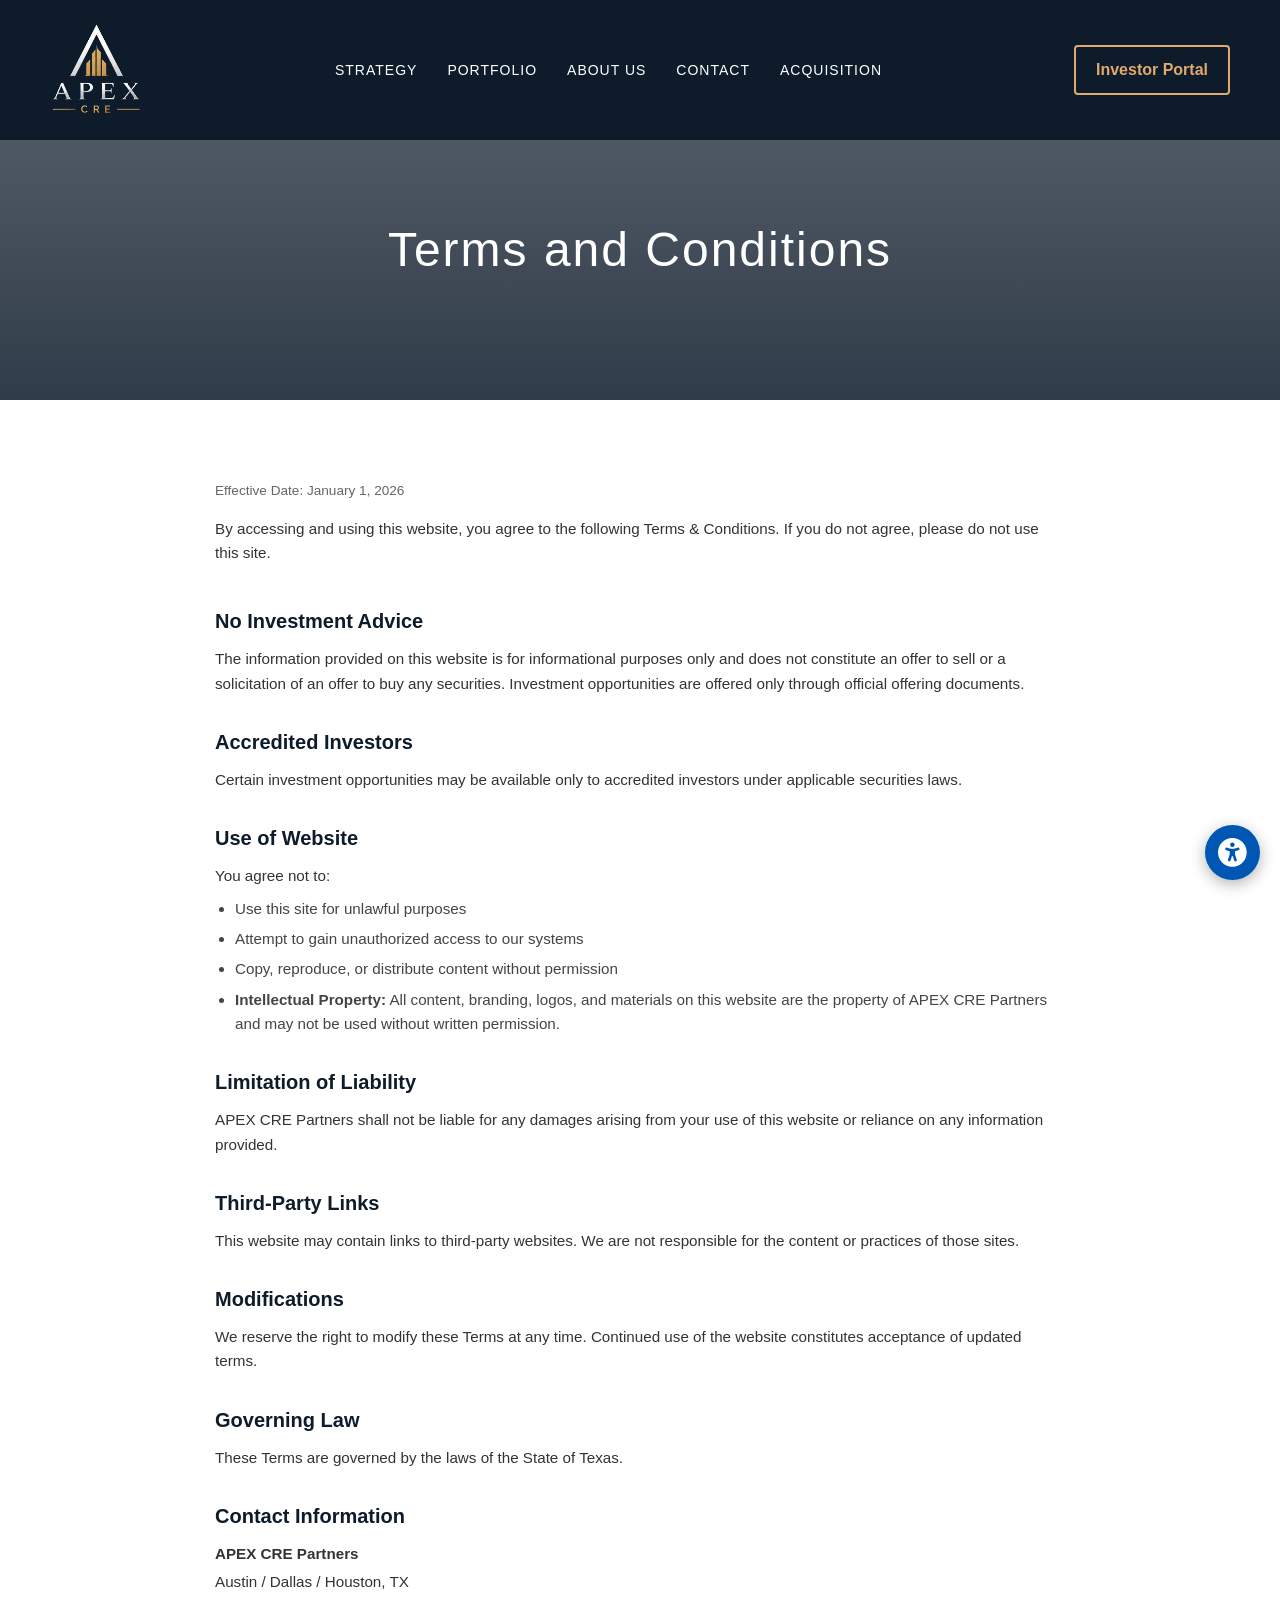
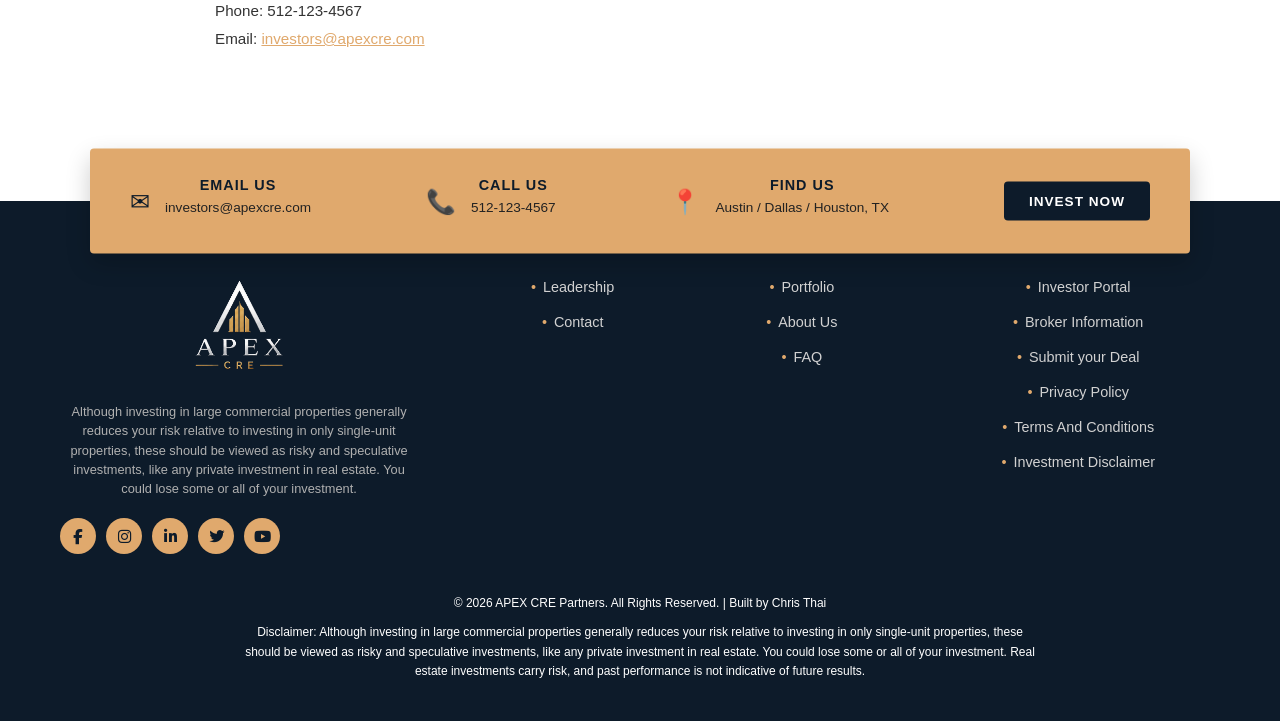
<file: terms.html>
<!DOCTYPE html>
<html lang="en">
<head>

	<meta charset="UTF-8">
    <meta name="viewport" content="width=device-width, initial-scale=1.0">
    <meta name="author" content="Chris Thai">
    <title>Terms and Conditions | APEX CRE</title>
    <link rel="stylesheet" href="style.css">
	<link rel="stylesheet" href="https://cdnjs.cloudflare.com/ajax/libs/font-awesome/6.4.0/css/all.min.css">
	
	
	
</head>
<body>

    <!-- Navigation -->
    <header>
        <div class="logo">
            <a href="index.html">
                <img src="images/Team Logo.jpg" alt="APEX CRE Logo" class="nav-logo">
            </a>
        </div>
        <nav>
            <ul>
                <li><a href="index.html">STRATEGY</a></li>
				<!-- Link to portfolio file -->
                <li><a href="portfolio.html">PORTFOLIO</a></li>
				<!-- Link to team HTML file -->
                <li><a href="team.html">ABOUT US</a></li>
				<!-- Link to contact HTML file -->
                <li><a href="contact.html">CONTACT</a></li>
				<!-- Link to Aqquisition HTML file -->
                <li><a href="acquisition.html">ACQUISITION</a></li>
            </ul>
        </nav>
        <a href="#login" class="investor-login">Investor Portal</a>
    </header>

    <!-- Page Header with City Skyline Background -->
    <section class="terms-hero-header">
        <h1>Terms and Conditions</h1>
    </section>

    <!-- Terms Content Section -->
    <section class="terms-content-section">
        <div class="terms-container">
            <p class="effective-date">Effective Date: January 1, 2026</p>
            <p class="intro-text">By accessing and using this website, you agree to the following Terms & Conditions. If you do not agree, please do not use this site.</p>

            <div class="terms-block">
                <h3>No Investment Advice</h3>
                <p>The information provided on this website is for informational purposes only and does not constitute an offer to sell or a solicitation of an offer to buy any securities. Investment opportunities are offered only through official offering documents.</p>
            </div>

            <div class="terms-block">
                <h3>Accredited Investors</h3>
                <p>Certain investment opportunities may be available only to accredited investors under applicable securities laws.</p>
            </div>

            <div class="terms-block">
                <h3>Use of Website</h3>
                <p class="sub-heading">You agree not to:</p>
                <ul class="terms-list">
                    <li>Use this site for unlawful purposes</li>
                    <li>Attempt to gain unauthorized access to our systems</li>
                    <li>Copy, reproduce, or distribute content without permission</li>
                    <li><strong>Intellectual Property:</strong> All content, branding, logos, and materials on this website are the property of APEX CRE Partners and may not be used without written permission.</li>
                </ul>
            </div>

            <div class="terms-block">
                <h3>Limitation of Liability</h3>
                <p>APEX CRE Partners shall not be liable for any damages arising from your use of this website or reliance on any information provided.</p>
            </div>

            <div class="terms-block">
                <h3>Third-Party Links</h3>
                <p>This website may contain links to third-party websites. We are not responsible for the content or practices of those sites.</p>
            </div>

            <div class="terms-block">
                <h3>Modifications</h3>
                <p>We reserve the right to modify these Terms at any time. Continued use of the website constitutes acceptance of updated terms.</p>
            </div>

            <div class="terms-block">
                <h3>Governing Law</h3>
                <p>These Terms are governed by the laws of the State of Texas.</p>
            </div>

            <div class="terms-block contact-block-info">
                <h3>Contact Information</h3>
                <p><strong>APEX CRE Partners</strong></p>
                <p>Austin / Dallas / Houston, TX</p>
                <p>Phone: 512-123-4567</p>
                <p>Email: <a href="mailto:investors@apexcre.com">investors@apexcre.com</a></p>
            </div>
        </div>
    </section>

    <!-- Footer / Bottom Section -->
    <footer class="site-footer">
        <div class="footer-contact-bar">
            <div class="contact-box">
                <span class="icon">✉</span>
                <div>
                    <strong>Email Us</strong>
                    <p>investors@apexcre.com</p>
                </div>
            </div>
            <div class="contact-box">
                <span class="icon">📞</span>
                <div>
                    <strong>Call Us</strong>
                    <p>512-123-4567</p>
                </div>
            </div>
            <div class="contact-box">
                <span class="icon">📍</span>
                <div>
                    <strong>Find Us</strong>
                    <p>Austin / Dallas / Houston, TX</p>
                </div>
            </div>
            <div class="footer-btn-box">
                <a href="#login" class="footer-invest-btn">Invest Now</a>
            </div>
        </div>

        <div class="footer-content">
            <div class="footer-col brand-col">
                <img src="images/Team Logo.jpg" alt="APEX CRE Logo" class="footer-logo">
                <p class="footer-disclaimer">
                    Although investing in large commercial properties generally reduces your risk relative to investing in only single-unit properties, these should be viewed as risky and speculative investments, like any private investment in real estate. You could lose some or all of your investment.
                </p>
		<div class="social-icons">
			<a href="https://facebook.com" target="_blank" aria-label="Facebook"><i class="fa-brands fa-facebook-f"></i></a>
			<a href="https://instagram.com" target="_blank" aria-label="Instagram"><i class="fa-brands fa-instagram"></i></a>
			<a href="https://linkedin.com" target="_blank" aria-label="LinkedIn"><i class="fa-brands fa-linkedin-in"></i></a>
			<a href="https://twitter.com" target="_blank" aria-label="Twitter"><i class="fa-brands fa-twitter"></i></a>
			<a href="https://youtube.com" target="_blank" aria-label="YouTube"><i class="fa-brands fa-youtube"></i></a>
		</div>
            </div>
            <div class="footer-col">
                <ul class="footer-links">
                    <li><a href="team.html">Leadership</a></li>
                    <li><a href="contact.html">Contact</a></li>
                </ul>
            </div>
            <div class="footer-col">
                <ul class="footer-links">
                    <li><a href="portfolio.html">Portfolio</a></li>
                    <li><a href="team.html">About Us</a></li>
                    <li><a href="faq.html">FAQ</a></li>
                </ul>
            </div>
            <!-- Column 4: Investor Resources -->
            <div class="footer-col">
                <ul class="footer-links">
                    <li><a href="under-construction.html">Investor Portal</a></li>
                    <li><a href="brokers.html">Broker Information</a></li>
					<li><a href="acquisition.html">Submit your Deal</a></li>
                    <li><a href="privacy.html">Privacy Policy</a></li>
                    <li><a href="terms.html">Terms And Conditions</a></li>
                    <li><a href="disclaimer.html">Investment Disclaimer</a></li>
                </ul>
            </div>
        </div>
		
		        <div class="footer-bottom">
            <p>&copy; 2026 APEX CRE Partners. All Rights Reserved. | Built by Chris Thai</p>
			<p>Disclaimer: Although investing in large commercial properties generally 
        reduces your risk relative to investing in only single-unit properties, these 
        should be viewed as risky and speculative investments, like any private 
        investment in real estate. You could lose some or all of your investment.
        Real estate investments carry risk, and past performance is not indicative of future results.</p>
        </div>
    </footer>
    </footer>

    <script src="script.js"></script>
</body>
</html>
</file>
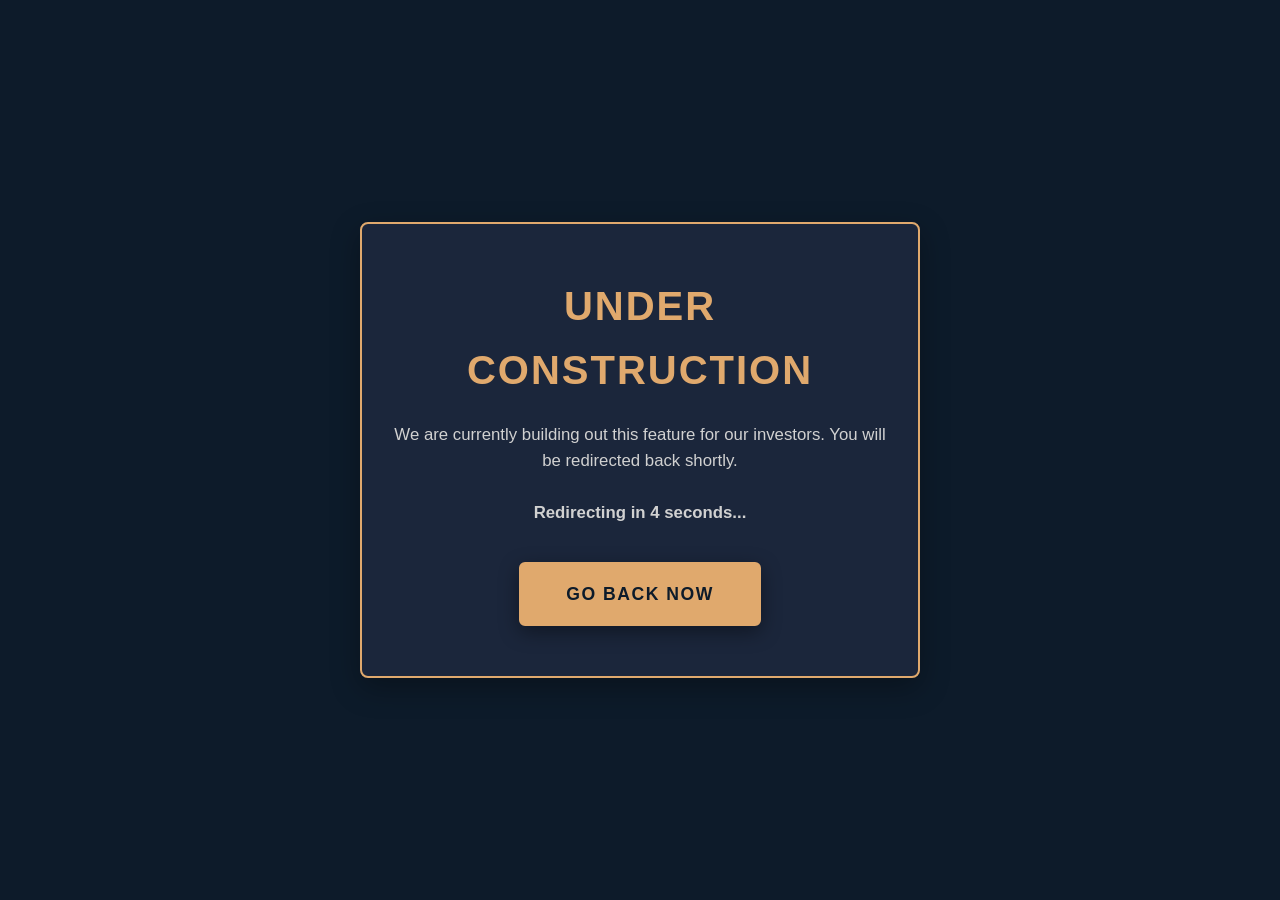
<file: under-construction.html>
<!DOCTYPE html>
<html lang="en">
<head>
    <meta charset="UTF-8">
    <meta name="viewport" content="width=device-width, initial-scale=1.0">
    <title>Under Construction | APEX CRE</title>
    
    <!-- Link to your existing CSS file -->
    <link rel="stylesheet" href="style.css">

    <!-- Meta tag to automatically redirect back after 5 seconds -->
    <meta http-equiv="refresh" content="5;url=javascript:history.back()">
</head>
<body class="construction-body">

    <div class="construction-container">
        <div class="construction-card">
            <h1>Under Construction</h1>
            <p>We are currently building out this feature for our investors. You will be redirected back shortly.</p>
            
            <div class="countdown-wrapper">
                <p>Redirecting in <span id="countdown">5</span> seconds...</p>
            </div>

            <a href="javascript:history.back()" class="cta-btn return-btn">Go Back Now</a>
        </div>
    </div>

    <script>
        // Countdown timer animation
        let seconds = 5;
        const countdownEl = document.getElementById('countdown');
        
        const timer = setInterval(() => {
            seconds--;
            if(countdownEl) {
                countdownEl.innerText = seconds;
            }
            if(seconds <= 0) {
                clearInterval(timer);
                window.history.back();
            }
        }, 1000);
    </script>
</body>
</html>
</file>
<file: style.css>
/* =========================================
   1. CSS Variables & Theme (APEX CRE Branding)
   ========================================= */
:root {
    --primary-color: #0d1b2a; /* Deep Navy/Black */
    --secondary-color: #e0a96d; /* Gold/Bronze */
    --accent-color: #1b263b; /* Lighter Navy */
    --text-light: #ffffff;
    --text-dark: #333333;
    --font-main: 'Helvetica Neue', Arial, sans-serif;
}

/* =========================================
   2. Reset & Base Styles
   ========================================= */
* {
    margin: 0;
    padding: 0;
    box-sizing: border-box;
}

body {
    font-family: var(--font-main);
    color: var(--text-dark);
    line-height: 1.6;
    background-color: #f8f9fa;
}

a {
    text-decoration: none;
    color: inherit;
}

/* =========================================
   3. Navigation (Header)
   ========================================= */
.nav-logo {
    height: 100px; /* Controls how tall the logo is in the menu */
    width: auto;  /* Ensures the logo doesn't stretch or warp */
    display: block;
    border-radius: 4px; /* Softens the sharp corners of the image */
}   
   
header {
    background-color: var(--primary-color);
    color: var(--text-light);
    padding: 20px 50px;
    display: flex;
    justify-content: space-between;
    align-items: center;
    position: fixed;
    width: 100%;
    top: 0;
    z-index: 1000;
}

.logo {
    font-size: 24px;
    font-weight: bold;
    letter-spacing: 2px;
    text-transform: uppercase;
}

.logo span {
    color: var(--secondary-color);
}

nav ul {
    list-style: none;
    display: flex;
    gap: 30px;
}

nav ul li a {
    font-size: 14px;
    text-transform: uppercase;
    letter-spacing: 1px;
    transition: color 0.3s ease;
}

nav ul li a:hover {
    color: var(--secondary-color);
}

.investor-login {
    background-color: transparent;
    border: 2px solid var(--secondary-color);
    color: var(--secondary-color);
    padding: 10px 20px;
    border-radius: 4px;
    font-weight: bold;
    transition: all 0.3s ease;
}

.investor-login:hover {
    background-color: var(--secondary-color);
    color: var(--primary-color);
}

/* =========================================
   4. Hero Section with Video Background
   ========================================= */
.hero-video-container {
    position: relative;
    height: 100vh; /* Forces the box to be 100% of the screen height */
    width: 100%;
    overflow: hidden;
    display: flex;
    justify-content: center;
    align-items: center;
    text-align: center;
    margin-top: 100px; /* Offsets it so it doesn't hide behind your fixed menu */
}

/* Forces the video to stretch and cover the box perfectly without warping */
.hero-video-container video {
    position: absolute;
    top: 0;
    left: 0;
    width: 100%;
    height: 100%;
    object-fit: cover; 
    z-index: 0;
}

/* The dark blue/navy gradient overlay so your white text remains readable */
.hero-video-overlay {
    position: absolute;
    top: 0;
    left: 0;
    width: 100%;
    height: 100%;
    background: linear-gradient(rgba(13, 27, 42, 0.7), rgba(13, 27, 42, 0.9));
    z-index: 1;
}

/* Brings the logo, text, and button to the front layer */
.hero-video-content {
    position: relative;
    z-index: 2;
    width: 100%;
    padding: 0 20px;
    display: flex;
    flex-direction: column;
    align-items: center;
}
/* =========================================
   Hero Call-To-Action (CTA) Button
   ========================================= */
.cta-btn {
    background-color: var(--secondary-color); /* Matches your brand gold */
    color: var(--primary-color); /* Deep Navy text */
    padding: 16px 45px;
    border: 2px solid var(--secondary-color);
    border-radius: 6px;
    font-size: 1.1rem;
    font-weight: bold;
    text-transform: uppercase;
    letter-spacing: 1.5px;
    cursor: pointer;
    box-shadow: 0 6px 20px rgba(0, 0, 0, 0.4);
    transition: all 0.3s ease;
}

.cta-btn:hover {
    background-color: transparent;
    color: var(--secondary-color);
    transform: translateY(-3px); /* Gives a nice "lift" effect when hovered */
    box-shadow: 0 10px 25px rgba(0, 0, 0, 0.5);
}
/* =========================================
   5. Metrics Section (Homepage)
   ========================================= */
.metrics {
    display: flex;
    justify-content: space-around;
    padding: 80px 50px;
    background-color: #ffffff;
    text-align: center;
}

.metric-item h2 {
    font-size: 3rem;
    color: var(--primary-color);
    margin-bottom: 10px;
}

.metric-item p {
    font-size: 14px;
    text-transform: uppercase;
    color: #777;
    letter-spacing: 1.5px;
}

/* =========================================
   6. Strategy Section (Homepage)
   ========================================= */
.strategy {
    padding: 100px 50px;
    background-color: var(--primary-color);
    color: var(--text-light);
    text-align: center;
}

.strategy h2 {
    font-size: 2.5rem;
    margin-bottom: 20px;
    color: var(--secondary-color);
}

.strategy-grid {
    display: grid;
    grid-template-columns: repeat(auto-fit, minmax(300px, 1fr));
    gap: 40px;
    margin-top: 60px;
}

.strategy-card {
    background-color: var(--accent-color);
    padding: 40px 30px;
    border-radius: 8px;
    border-top: 4px solid var(--secondary-color);
}

.strategy-card h3 {
    font-size: 1.5rem;
    margin-bottom: 15px;
}

/* =========================================
   7. Team Page Specific Styles
   ========================================= */
.page-header {
    background-color: var(--primary-color);
    color: var(--text-light);
    padding: 150px 20px 80px;
    text-align: center;
}

.page-header h1 {
    font-size: 3rem;
    color: var(--secondary-color);
    margin-bottom: 15px;
}

.team-section {
    padding: 80px 50px;
    background-color: #f8f9fa;
}

.team-grid {
    display: grid;
    grid-template-columns: repeat(auto-fit, minmax(300px, 1fr));
    gap: 40px;
    max-width: 1200px;
    margin: 0 auto;
}

.team-card {
    background-color: #ffffff;
    padding: 40px;
    border-radius: 8px;
    box-shadow: 0 4px 15px rgba(0,0,0,0.05);
    text-align: center;
    border-top: 4px solid var(--primary-color);
}

.headshot {
    width: 150px;
    height: 150px;
    background-color: var(--accent-color);
    border-radius: 50%;
    margin: 0 auto 20px;
    border: 3px solid var(--secondary-color);
    background-size: cover;
    background-position: center;
    background-repeat: no-repeat;
}

.team-card h3 {
    color: var(--primary-color);
    font-size: 1.5rem;
    margin-bottom: 5px;
}

.team-card .title {
    color: var(--secondary-color);
    font-weight: bold;
    text-transform: uppercase;
    font-size: 0.9rem;
    margin-bottom: 20px;
    letter-spacing: 1px;
}

.team-card .bio {
    font-size: 0.95rem;
    color: #555;
}

/* =========================================
   8. Footer
   ========================================= */
footer {
    background-color: #080f18;
    color: #777;
    text-align: center;
    padding: 30px 20px;
    font-size: 12px;
}

footer p {
    margin-bottom: 10px;
    max-width: 800px;
    margin-left: auto;
    margin-right: auto;
}

/* =========================================
   9. Responsive Design (For Mobile Phones)
   ========================================= */
@media (max-width: 768px) {
    nav ul {
        display: none; 
    }
    .hero-video-content h1 {
        font-size: 2.5rem;
    }
    .metrics {
        flex-direction: column;
        gap: 40px;
    }
    .team-grid {
        grid-template-columns: 1fr;
    }
}

/* =========================================
   11. About Us Section (Compact Split Layout)
   ========================================= */
.about-us {
    padding: 60px 50px; 
    background-color: #ffffff;
}

.about-split-container {
    display: flex;
    align-items: stretch; 
    gap: 40px; 
    max-width: 1200px;
    margin: 0 auto;
}

.about-text-content {
    flex: 1.1; 
    text-align: left;
    padding-right: 20px;
}

.about-text-content p {
    font-size: 0.95rem; 
    color: #333333; 
    margin-bottom: 12px; 
    line-height: 1.5;
}

.mission-vision-block {
    margin-top: 30px;
}

.mission-vision-block h3 {
    font-size: 1.6rem;
    margin-bottom: 8px; 
    margin-top: 25px;
}

.text-blue {
    color: var(--primary-color);
}

.text-gold {
    color: var(--secondary-color);
}

.about-image-content {
    flex: 0.9;
}

.property-showcase-img {
    width: 100%;
    height: 100%;
    min-height: 400px; 
    background: url('https://images.unsplash.com/photo-1545324418-cc1a3fa10c00?q=80&w=1974&auto=format&fit=crop') center/cover no-repeat;
}

@media (max-width: 900px) {
    .about-split-container {
        flex-direction: column;
    }
    .about-text-content {
        padding-right: 0;
    }
    .property-showcase-img {
        height: 350px;
        min-height: auto;
    }
}

/* =========================================
   12. APEX CRE Banner Section
   ========================================= */
.massive-banner {
    background-color: var(--primary-color); 
    padding: 60px 20px;
    color: var(--text-light);
}

.massive-banner-container {
    max-width: 900px; 
    margin: 0 auto;   
    text-align: left; 
}

.massive-banner-container h2 {
    color: var(--secondary-color); 
    font-size: 1.5rem;
    margin-bottom: 20px;
    text-transform: uppercase;
    letter-spacing: 1px;
}

.massive-banner-container p {
    font-size: 1rem;
    line-height: 1.6;
    margin-bottom: 20px;
}

.massive-banner-container p:last-child {
    margin-bottom: 0;
}

/* =========================================
   13. Philosophy / Disclaimer Banner
   ========================================= */
.philosophy-banner {
    background-color: var(--primary-color); 
    color: var(--text-light); 
    padding: 80px 20px;
    text-align: center;
}

.philosophy-container {
    max-width: 900px;
    margin: 0 auto;
}

.philosophy-banner h2 {
    font-size: 2rem;
    margin-bottom: 20px;
}

.philosophy-banner p {
    font-size: 1rem;
    line-height: 1.6;
    color: #e0e0e0; 
    margin: 0 auto;
    max-width: 850px;
}

/* =========================================
   14. Multi-Column Footer & Gold Contact Bar
   ========================================= */
.site-footer {
    background-color: var(--primary-color);
    color: var(--text-light);
    position: relative;
    padding-top: 0;
}

.footer-contact-bar {
    background-color: var(--secondary-color);
    color: var(--primary-color);
    max-width: 1100px;
    margin: 0 auto;
    transform: translateY(-50%); 
    display: flex;
    justify-content: space-between;
    align-items: center;
    padding: 25px 40px;
    border-radius: 4px;
    box-shadow: 0 10px 25px rgba(0,0,0,0.2);
}

.contact-box {
    display: flex;
    align-items: center;
    gap: 15px;
}

.contact-box .icon {
    font-size: 1.5rem;
}

.contact-box strong {
    display: block;
    font-size: 0.9rem;
    text-transform: uppercase;
    letter-spacing: 1px;
}

.contact-box p {
    font-size: 0.85rem;
    color: #222;
}

.footer-invest-btn {
    background-color: var(--primary-color);
    color: var(--text-light);
    padding: 12px 25px;
    border-radius: 4px;
    font-weight: bold;
    text-transform: uppercase;
    font-size: 0.85rem;
    letter-spacing: 1px;
    transition: background 0.3s ease;
}

.footer-invest-btn:hover {
    background-color: #1b263b;
}

.footer-content {
    max-width: 1200px;
    margin: -30px auto 40px; 
    padding: 0 20px;
    display: grid;
    grid-template-columns: 2fr 1fr 1fr 1.5fr;
    gap: 40px;
}

.brand-col {
    padding-right: 20px;
}

.footer-logo {
    height: 100px;
    width: auto;
    margin-bottom: 20px;
    border-radius: 4px;
}

.footer-disclaimer {
    font-size: 0.8rem;
    color: #b0b0b0;
    line-height: 1.5;
    margin-bottom: 20px;
}

.social-icons {
    display: flex;
    gap: 10px;
}

.social-icons a {
    width: 36px;
    height: 36px;
    background-color: var(--secondary-color);
    color: var(--primary-color);
    display: flex;
    align-items: center;
    justify-content: center;
    border-radius: 50%;
    font-size: 0.95rem;
    transition: opacity 0.3s ease;
}

.social-icons a:hover {
    opacity: 0.8;
}

.footer-links {
    list-style: none;
}

.footer-links li {
    margin-bottom: 12px;
}

.footer-links li a {
    font-size: 0.9rem;
    color: #d1d1d1;
    position: relative;
    padding-left: 12px;
    transition: color 0.3s ease;
}

.footer-links li a::before {
    content: "•";
    color: var(--secondary-color);
    position: absolute;
    left: 0;
}

.footer-links li a:hover {
    color: var(--secondary-color);
}

@media (max-width: 900px) {
    .footer-contact-bar {
        flex-direction: column;
        gap: 20px;
        transform: none; 
        margin: 20px;
    }
    .footer-content {
        grid-template-columns: 1fr;
        margin-top: 20px;
    }
}

/* =========================================
   15. Portfolio Page Specific Styles
   ========================================= */
.portfolio-metrics-bar {
    background-color: #ffffff;
    display: flex;
    justify-content: center;
    align-items: center;
    padding: 50px 20px;
    margin-top: 100px; 
    border-bottom: 1px solid #eaeaea;
}

.pm-item {
    text-align: center;
    padding: 0 40px;
}

.pm-item h2 {
    font-size: 2.2rem;
    color: var(--primary-color);
    font-weight: 700;
    margin-bottom: 5px;
}

.pm-item p {
    font-size: 0.75rem;
    color: #777;
    letter-spacing: 1.5px;
    font-weight: bold;
}

.pm-divider {
    width: 1px;
    height: 40px;
    background-color: #d1d1d1;
}

.portfolio-section {
    padding: 80px 50px;
    background-color: #f8f9fa;
}

.portfolio-grid {
    display: grid !important;
    grid-template-columns: repeat(auto-fill, minmax(340px, 1fr)) !important;
    gap: 30px;
    justify-content: start;
    max-width: 1200px;
    margin: 0 auto;
}

.portfolio-card {
    background-color: #ffffff;
    border-radius: 8px;
    overflow: hidden;
    box-shadow: 0 4px 15px rgba(0,0,0,0.06);
    border: 1px solid #e0e0e0;
    display: flex;
    flex-direction: column;
    max-width: 380px; 
    width: 100%;
    margin: 0; 
}

.property-img {
    height: 280px;
    background-size: cover;
    background-position: center;
}

.property-info {
    padding: 30px;
    text-align: center;
}

.property-info h3 {
    color: var(--primary-color);
    font-size: 1.7rem;
    margin-bottom: 5px;
}

.property-info .location {
    color: #666;
    font-size: 0.9rem;
    margin-bottom: 25px;
}

.learn-more-btn {
    display: inline-block;
    background-color: var(--secondary-color);
    color: var(--primary-color);
    padding: 14px 50px;
    border-radius: 4px;
    font-weight: bold;
    text-transform: uppercase;
    letter-spacing: 1px;
    font-size: 0.95rem;
    transition: background 0.3s ease;
}

.learn-more-btn:hover {
    background-color: #c9965d;
}

.card-data-grid {
    border-top: 1px solid #eaeaea;
    background-color: #ffffff;
}

.data-row {
    display: flex;
    border-bottom: 1px solid #eaeaea;
}

.data-row:last-child {
    border-bottom: none;
}

.data-cell {
    flex: 1;
    text-align: center;
    padding: 15px 10px;
    border-right: 1px solid #eaeaea;
}

.data-cell:last-child {
    border-right: none;
}

.data-cell strong {
    display: block;
    font-size: 0.95rem;
    color: var(--primary-color);
    margin-bottom: 3px;
}

.data-cell span {
    font-size: 0.75rem;
    color: #777;
    text-transform: uppercase;
}

@media (max-width: 768px) {
    .portfolio-metrics-bar {
        flex-direction: column;
        gap: 20px;
    }
    .pm-divider {
        display: none;
    }
    .portfolio-grid {
        grid-template-columns: 1fr;
    }
}

/* =========================================
   16. Closed Deal Styles
   ========================================= */
.property-img-wrapper {
    position: relative;
    overflow: hidden;
    height: 280px;
}

.closed-card .property-img {
    filter: grayscale(100%);
}

.closed-ribbon {
    position: absolute;
    top: 25px;
    right: -35px;
    background-color: #e63946;
    color: white;
    text-align: center;
    font-size: 0.75rem;
    font-weight: bold;
    letter-spacing: 1.5px;
    padding: 6px 40px;
    transform: rotate(45deg);
    box-shadow: 0 2px 5px rgba(0,0,0,0.3);
    pointer-events: none;
    z-index: 2;
}

.closed-btn {
    background-color: #b0b0b0 !important;
    color: #ffffff !important;
    cursor: not-allowed;
}

/* =========================================
   17. Contact Page Specific Styles
   ========================================= */
.contact-hero-header {
    height: 300px;
    background: linear-gradient(rgba(13, 27, 42, 0.7), rgba(13, 27, 42, 0.85)), url('https://images.unsplash.com/photo-1486406146926-c627a92ad1ab?q=80&w=2070&auto=format&fit=crop') center/cover no-repeat;
    display: flex;
    justify-content: center;
    align-items: center;
    margin-top: 100px; 
}

.contact-hero-header h1 {
    color: var(--text-light);
    font-size: 3rem;
    font-weight: 300;
    letter-spacing: 2px;
}

.contact-info-section {
    padding: 60px 20px;
    background-color: #ffffff;
}

.contact-info-container {
    max-width: 1000px;
    margin: 0 auto;
}

.contact-intro {
    margin-bottom: 30px;
}

.contact-intro h2 {
    font-size: 1.8rem;
    color: var(--primary-color);
    margin-bottom: 5px;
}

.contact-intro p {
    color: #666;
    font-size: 0.95rem;
}

.info-map-grid {
    display: grid;
    grid-template-columns: 1fr 1fr;
    gap: 30px;
}

.info-card {
    background-color: #ffffff;
    border: 1px solid #e0e0e0;
    border-radius: 8px;
    padding: 35px;
    box-shadow: 0 4px 15px rgba(0,0,0,0.03);
    display: flex;
    flex-direction: column;
    justify-content: space-around;
}

.info-group strong {
    display: block;
    font-size: 0.85rem;
    text-transform: uppercase;
    color: var(--primary-color);
    letter-spacing: 1px;
    margin-bottom: 5px;
}

.info-group p {
    font-size: 1rem;
    color: #444;
}

.map-card {
    border-radius: 8px;
    overflow: hidden;
    border: 1px solid #e0e0e0;
    min-height: 280px;
    box-shadow: 0 4px 15px rgba(0,0,0,0.03);
}

.contact-form-section {
    padding: 60px 20px 100px;
    background-color: #f8f9fa;
}

.form-container {
    max-width: 900px;
    margin: 0 auto;
    background-color: #ffffff;
    border: 1px solid #e0e0e0;
    border-radius: 8px;
    padding: 50px;
    box-shadow: 0 4px 20px rgba(0,0,0,0.04);
}

.inquiry-form .form-row {
    display: grid;
    grid-template-columns: 1fr 1fr;
    gap: 25px;
    margin-bottom: 25px;
}

.inquiry-form .form-group {
    display: flex;
    flex-direction: column;
}

.inquiry-form .form-group.full-width {
    grid-column: span 2;
    margin-bottom: 25px;
}

.inquiry-form label {
    font-size: 0.85rem;
    color: #555;
    margin-bottom: 8px;
    font-weight: 500;
}

.inquiry-form input,
.inquiry-form textarea {
    padding: 14px;
    border: 1px solid #d1d1d1;
    border-radius: 4px;
    font-size: 0.95rem;
    background-color: #fcfcfc;
    color: var(--text-dark);
}

.inquiry-form input:focus,
.inquiry-form textarea:focus {
    outline: none;
    border-color: var(--primary-color);
    background-color: #ffffff;
}

.form-checkbox {
    display: flex;
    align-items: flex-start;
    gap: 12px;
    margin-bottom: 30px;
}

.form-checkbox input {
    margin-top: 4px;
}

.form-checkbox label {
    font-size: 0.8rem;
    color: #666;
    line-height: 1.4;
}

.form-checkbox a {
    color: var(--primary-color);
    text-decoration: underline;
}

.form-submit-btn {
    display: block;
    width: 100%;
    background-color: var(--primary-color);
    color: var(--text-light);
    border: none;
    padding: 16px;
    border-radius: 4px;
    font-size: 1rem;
    font-weight: bold;
    text-transform: uppercase;
    letter-spacing: 1px;
    cursor: pointer;
    transition: background 0.3s ease;
}

.form-submit-btn:hover {
    background-color: var(--secondary-color);
    color: var(--primary-color);
}

@media (max-width: 768px) {
    .info-map-grid {
        grid-template-columns: 1fr;
    }
    .inquiry-form .form-row {
        grid-template-columns: 1fr;
    }
    .form-container {
        padding: 25px;
    }
}

/* =========================================
   18. Terms and Conditions Page Styles
   ========================================= */
.terms-hero-header {
    height: 300px;
    background: linear-gradient(rgba(13, 27, 42, 0.7), rgba(13, 27, 42, 0.85)), url('https://images.unsplash.com/photo-1486406146926-c627a92ad1ab?q=80&w=2070&auto=format&fit=crop') center/cover no-repeat;
    display: flex;
    justify-content: center;
    align-items: center;
    margin-top: 100px;
}

.terms-hero-header h1 {
    color: var(--text-light);
    font-size: 3rem;
    font-weight: 300;
    letter-spacing: 2px;
}

.terms-content-section {
    padding: 80px 20px 120px;
    background-color: #ffffff;
}

.terms-container {
    max-width: 850px;
    margin: 0 auto;
    color: #333333;
    font-size: 0.95rem;
    line-height: 1.6;
}

.effective-date {
    font-size: 0.85rem;
    color: #666;
    margin-bottom: 15px;
}

.intro-text {
    margin-bottom: 40px;
}

.terms-block {
    margin-bottom: 30px;
}

.terms-block h3 {
    font-size: 1.25rem;
    color: var(--primary-color);
    margin-bottom: 10px;
    font-weight: 700;
}

.sub-heading {
    margin-bottom: 8px;
    font-weight: 500;
}

.terms-list {
    margin-left: 20px;
    margin-top: 5px;
}

.terms-list li {
    margin-bottom: 6px;
    color: #444;
}

.contact-block-info p {
    margin-bottom: 4px;
}

.contact-block-info a {
    color: var(--secondary-color);
    text-decoration: underline;
}

/* =========================================
   19. Privacy Policy Page Styles
   ========================================= */
.privacy-hero-header {
    height: 300px;
    background: linear-gradient(rgba(13, 27, 42, 0.7), rgba(13, 27, 42, 0.85)), url('https://images.unsplash.com/photo-1486406146926-c627a92ad1ab?q=80&w=2070&auto=format&fit=crop') center/cover no-repeat;
    display: flex;
    justify-content: center;
    align-items: center;
    margin-top: 100px;
}

.privacy-hero-header h1 {
    color: var(--text-light);
    font-size: 3rem;
    font-weight: 300;
    letter-spacing: 2px;
}

.privacy-content-section {
    padding: 80px 20px 120px;
    background-color: #ffffff;
}

.privacy-container {
    max-width: 850px;
    margin: 0 auto;
    color: #333333;
    font-size: 0.95rem;
    line-height: 1.6;
}

.privacy-block {
    margin-bottom: 30px;
}

.privacy-block h3 {
    font-size: 1.25rem;
    color: var(--primary-color);
    margin-bottom: 10px;
    font-weight: 700;
}

.privacy-list {
    margin-left: 20px;
    margin-top: 5px;
}

.privacy-list li {
    margin-bottom: 6px;
    color: #444;
}

.mt-space {
    margin-top: 10px;
}

/* =========================================
   20. Investment Disclaimer Page Styles
   ========================================= */
.disclaimer-hero-header {
    height: 300px;
    background: linear-gradient(rgba(13, 27, 42, 0.7), rgba(13, 27, 42, 0.85)), url('https://images.unsplash.com/photo-1486406146926-c627a92ad1ab?q=80&w=2070&auto=format&fit=crop') center/cover no-repeat;
    display: flex;
    justify-content: center;
    align-items: center;
    margin-top: 100px;
}

.disclaimer-hero-header h1 {
    color: var(--text-light);
    font-size: 3rem;
    font-weight: 300;
    letter-spacing: 2px;
}

.disclaimer-content-section {
    padding: 80px 20px 120px;
    background-color: #ffffff;
}

.disclaimer-container {
    max-width: 850px;
    margin: 0 auto;
    color: #333333;
    font-size: 0.95rem;
    line-height: 1.6;
}

.disclaimer-block {
    margin-bottom: 30px;
}

.disclaimer-block h3 {
    font-size: 1.25rem;
    color: var(--primary-color);
    margin-bottom: 10px;
    font-weight: 700;
}

/* =========================================
   21. Under Construction Page Styles
   ========================================= */
.construction-body {
    background-color: var(--primary-color);
    color: var(--text-light);
    height: 100vh;
    display: flex;
    justify-content: center;
    align-items: center;
    margin: 0;
}

.construction-container {
    text-align: center;
    padding: 20px;
    max-width: 600px;
    width: 100%;
}

.construction-card {
    background-color: var(--accent-color);
    border: 2px solid var(--secondary-color);
    border-radius: 8px;
    padding: 50px 30px;
    box-shadow: 0 10px 30px rgba(0,0,0,0.3);
}

.construction-card h1 {
    color: var(--secondary-color);
    font-size: 2.5rem;
    margin-bottom: 20px;
    text-transform: uppercase;
    letter-spacing: 2px;
}

.construction-card p {
    font-size: 1.05rem;
    color: #d1d1d1;
    margin-bottom: 20px;
    line-height: 1.6;
}

.countdown-wrapper {
    margin: 25px 0;
    font-size: 0.95rem;
    color: var(--secondary-color);
    font-weight: bold;
}

.return-btn {
    display: inline-block;
    margin-top: 10px;
    text-decoration: none;
}

/* =========================================
   23. Hero Section Large Logo
   ========================================= */
.hero-main-logo {
    width: 400px; 
    height: 400px;
    margin-bottom: 25px;
    border-radius: 6px;
    box-shadow: 0 4px 15px rgba(0, 0, 0, 0.3);
}

/* =========================================
   24. FAQ Accordion Page Styles
   ========================================= */
.faq-hero-header {
    height: 300px;
    background: linear-gradient(rgba(13, 27, 42, 0.7), rgba(13, 27, 42, 0.85)), url('https://images.unsplash.com/photo-1486406146926-c627a92ad1ab?q=80&w=2070&auto=format&fit=crop') center/cover no-repeat;
    display: flex;
    justify-content: center;
    align-items: center;
    margin-top: 100px;
}

.faq-hero-header h1 {
    color: var(--text-light);
    font-size: 3rem;
    font-weight: 300;
    letter-spacing: 2px;
}

.faq-content-section {
    padding: 80px 20px 120px;
    background-color: #ffffff;
}

.faq-container {
    max-width: 850px;
    margin: 0 auto;
}

.faq-item {
    margin-bottom: 15px;
    border-radius: 6px;
    overflow: hidden;
    box-shadow: 0 2px 8px rgba(0,0,0,0.06);
    border: 1px solid #e0e0e0;
}

.faq-question {
    width: 100%;
    background-color: var(--primary-color);
    color: var(--text-light);
    padding: 20px 25px;
    text-align: left;
    border: none;
    outline: none;
    font-size: 1.05rem;
    font-weight: 600;
    display: flex;
    justify-content: space-between;
    align-items: center;
    cursor: pointer;
    transition: background-color 0.3s ease;
}

.faq-question:hover {
    background-color: #162a42;
}

.faq-question.active {
    background-color: #d4af37 !important;
    color: #0d1b2a !important;
}

.faq-icon {
    font-size: 0.8rem;
    transition: transform 0.3s ease;
}

.faq-question.active .faq-icon {
    transform: rotate(180deg);
}

.faq-answer {
    max-height: 0;
    overflow: hidden;
    transition: max-height 0.4s ease-out, padding 0.4s ease-out;
    background-color: #fcfcfc;
    padding-left: 25px;
    padding-right: 25px;
    padding-top: 0px;
    padding-bottom: 0px;
    color: #333333;
    font-size: 0.95rem;
    line-height: 1.6;
    border-top: 1px solid transparent;
}

.faq-question.active + .faq-answer {
    border-top: 1px solid #eeeeee;
}

.faq-answer p {
    margin-bottom: 12px;
}

.faq-answer ul {
    margin-left: 20px;
    margin-bottom: 12px;
}

.faq-answer li {
    margin-bottom: 6px;
}

.faq-answer a {
    color: var(--secondary-color);
    text-decoration: underline;
}

/* =========================================
   25. Acquisitions Page Styles
   ========================================= */
.acq-hero-header {
    height: 300px;
    background: linear-gradient(rgba(13, 27, 42, 0.7), rgba(13, 27, 42, 0.85)), url('https://images.unsplash.com/photo-1486406146926-c627a92ad1ab?q=80&w=2070&auto=format&fit=crop') center/cover no-repeat;
    display: flex;
    justify-content: center;
    align-items: center;
    margin-top: 100px;
}

.acq-hero-header h1 {
    color: var(--text-light);
    font-size: 3rem;
    font-weight: 300;
    letter-spacing: 2px;
}

.process-timeline-section {
    padding: 80px 20px;
    background-color: var(--primary-color);
    color: var(--text-light);
}

.timeline-container {
    max-width: 1200px;
    margin: 0 auto;
}

.timeline-steps-bar {
    display: flex;
    justify-content: center;
    gap: 45px;
    margin-bottom: 50px;
    position: relative;
}

.step-badge {
    width: 45px;
    height: 45px;
    background-color: #162a42;
    border: 2px solid var(--secondary-color);
    border-radius: 50%;
    display: flex;
    justify-content: center;
    align-items: center;
    font-weight: bold;
    color: var(--text-light);
    font-size: 0.95rem;
    z-index: 2;
}

.step-badge.active {
    background-color: var(--secondary-color);
    color: var(--primary-color);
}

.process-grid {
    display: grid;
    grid-template-columns: repeat(5, 1fr);
    gap: 20px;
}

.process-card {
    text-align: center;
    padding: 10px;
}

.step-subtitle {
    display: block;
    font-size: 0.75rem;
    letter-spacing: 1.5px;
    color: var(--secondary-color);
    margin-bottom: 8px;
    font-weight: 600;
}

.process-card h3 {
    font-size: 1.25rem;
    margin-bottom: 12px;
    color: var(--text-light);
}

.process-card p {
    font-size: 0.85rem;
    color: #b0b0b0;
    line-height: 1.5;
}

.criteria-section {
    padding: 90px 20px;
    background-color: #ffffff;
}

.criteria-container {
    max-width: 1100px;
    margin: 0 auto;
}

.criteria-section .section-title {
    text-align: center;
    font-size: 2.5rem;
    color: var(--primary-color);
    margin-bottom: 50px;
    font-weight: 300;
    letter-spacing: 1px;
}

.criteria-grid {
    display: grid;
    grid-template-columns: 1fr 1fr;
    gap: 25px;
}

.criteria-card {
    background-color: #ffffff;
    border: 1px solid #e0e0e0;
    border-radius: 6px;
    padding: 30px;
    display: flex;
    align-items: center;
    gap: 25px;
    box-shadow: 0 4px 12px rgba(0,0,0,0.03);
    transition: transform 0.2s ease;
}

.criteria-card:hover {
    border-color: var(--secondary-color);
    transform: translateY(-2px);
}

.criteria-num {
    width: 45px;
    height: 45px;
    min-width: 45px;
    background-color: #f0f4f8;
    color: var(--primary-color);
    border-radius: 50%;
    display: flex;
    justify-content: center;
    align-items: center;
    font-weight: bold;
    font-size: 0.95rem;
    border: 1px solid #dcdcdc;
}

.criteria-card p {
    font-size: 1rem;
    color: #333333;
    line-height: 1.4;
}

.sell-property-section {
    padding: 0 20px 100px;
    background-color: #ffffff;
}

.sell-box {
    max-width: 900px;
    margin: 0 auto;
    background-color: var(--primary-color);
    border-radius: 8px;
    padding: 60px 40px;
    text-align: center;
    color: var(--text-light);
    box-shadow: 0 10px 30px rgba(13, 27, 42, 0.15);
}

.sell-box h2 {
    font-size: 2.5rem;
    font-weight: 300;
    margin-bottom: 15px;
    letter-spacing: 1px;
}

.sell-box p {
    color: #b0b0b0;
    max-width: 650px;
    margin: 0 auto 15px;
    font-size: 1rem;
    line-height: 1.6;
}

.contact-person {
    color: var(--secondary-color) !important;
    font-weight: 600;
    margin-bottom: 30px !important;
}

.sell-action-bar {
    display: flex;
    justify-content: center;
    gap: 30px;
    border-top: 1px solid rgba(255,255,255,0.1);
    padding-top: 30px;
}

.sell-action-link {
    color: var(--text-light);
    text-decoration: none;
    font-size: 0.95rem;
    display: flex;
    align-items: center;
    gap: 8px;
    transition: color 0.2s ease;
}

.sell-action-link:hover {
    color: var(--secondary-color);
}

@media (max-width: 900px) {
    .process-grid {
        grid-template-columns: 1fr;
        gap: 35px;
    }
    .timeline-steps-bar {
        display: none;
    }
    .criteria-grid {
        grid-template-columns: 1fr;
    }
    .sell-action-bar {
        flex-direction: column;
        gap: 15px;
        align-items: center;
    }
}

/* =========================================
   26. Highlights Bullet Points Styles
   ========================================= */
.highlights-box {
    margin: 15px 0;
    padding: 12px 15px;
    background-color: #f8f9fa;
    border-left: 3px solid var(--secondary-color);
    border-radius: 4px;
    text-align: left;
}

.highlights-box h4 {
    font-size: 0.8rem;
    text-transform: uppercase;
    color: var(--primary-color);
    letter-spacing: 1px;
    margin-bottom: 8px;
}

.highlights-box ul {
    margin-left: 16px;
    list-style-type: disc;
}

.highlights-box li {
    font-size: 0.82rem;
    color: #444444;
    margin-bottom: 4px;
    line-height: 1.4;
}

/* =========================================
   27. Active Card Sizing Fix
   ========================================= */
#active-container .portfolio-card {
    max-width: 550px;
    width: 100%;
    margin: 0 auto;
}

/* =========================================
   28. Our Approach Section Styles
   ========================================= */
.approach-section {
    padding: 100px 50px;
    background-color: #ffffff;
    text-align: center;
}

.approach-header {
    font-size: 2.5rem;
    color: var(--primary-color);
    margin-bottom: 60px;
    font-weight: 300;
    letter-spacing: 1px;
}

.approach-grid {
    display: grid;
    grid-template-columns: repeat(auto-fit, minmax(320px, 1fr));
    gap: 30px;
    max-width: 1200px;
    margin: 0 auto;
}

.approach-card {
    background-color: #ffffff;
    border: 1px solid #e0e0e0;
    border-radius: 8px;
    padding: 50px 35px;
    box-shadow: 0 4px 15px rgba(0,0,0,0.03);
    display: flex;
    flex-direction: column;
    align-items: center;
    transition: transform 0.3s ease;
}

.approach-card:hover {
    transform: translateY(-50px);
    border-color: var(--secondary-color);
}

.approach-icon-circle {
    width: 70px;
    height: 70px;
    background-color: #f0f4f8;
    border: 1px solid #dcdcdc;
    border-radius: 50%;
    display: flex;
    justify-content: center;
    align-items: center;
    margin-bottom: 30px;
    color: var(--primary-color);
    font-size: 1.5rem;
}

.approach-card h3 {
    font-size: 1.5rem;
    color: var(--primary-color);
    margin-bottom: 20px;
    font-weight: 600;
}

.approach-card p {
    font-size: 0.95rem;
    color: #555555;
    line-height: 1.6;
}

/* =========================================
   29. Interactive Map Styles
   ========================================= */
#portfolio-map {
    height: 700px !important; 
    width: 100%;
    border-radius: 8px;
    border: 1px solid #e0e0e0;
    box-shadow: 0 4px 15px rgba(0,0,0,0.1);
    z-index: 1; 
}

.leaflet-popup-content-wrapper {
    border-radius: 4px;
    box-shadow: 0 3px 14px rgba(0,0,0,0.2);
}

.leaflet-control-custom a:hover {
    background-color: #f4f4f4 !important;
}

/* =========================================
   30. Filter Panel Styles
   ========================================= */
.filter-panel {
    max-width: 1200px;
    margin: 0 auto 30px;
    background-color: #fcfcfc;
    border: 1px solid #eaeaea;
    padding: 20px 30px;
    border-radius: 8px;
    font-family: sans-serif;
}

.filter-row {
    display: flex;
    align-items: center;
    flex-wrap: wrap;
    margin-bottom: 15px;
    gap: 10px;
}

.filter-row:last-child {
    margin-bottom: 0;
}

.filter-label {
    font-size: 0.85rem;
    font-weight: 600;
    color: #888;
    letter-spacing: 1px;
    width: 80px;
}

.filter-btn {
    background-color: #ffffff;
    border: 1px solid #dcdcdc;
    padding: 8px 16px;
    font-size: 0.9rem;
    color: #333;
    cursor: pointer;
    border-radius: 4px;
    transition: all 0.2s ease;
}

.filter-btn:hover {
    border-color: #0d1b2a;
}

.filter-btn.active {
    background-color: #0d1b2a;
    color: #ffffff;
    border-color: #0d1b2a;
}

.hidden-section {
    display: none !important;
}

/* =========================================
   31. Modal & Secondary Buttons
   ========================================= */
.modal-overlay {
    position: fixed;
    top: 0; left: 0; width: 100%; height: 100%;
    background: rgba(13, 27, 42, 0.85);
    z-index: 1000;
    display: flex;
    align-items: center;
    justify-content: center;
}

.modal-content {
    background: #fff;
    padding: 30px;
    border-radius: 8px;
    max-width: 800px;
    width: 90%;
    position: relative;
    box-shadow: 0 10px 30px rgba(0,0,0,0.3);
}

.close-modal {
    position: absolute;
    top: 15px; right: 20px;
    font-size: 1.5rem;
    font-weight: bold;
    color: #333;
    cursor: pointer;
}

.secondary-btn {
    background-color: transparent;
    border: 2px solid #0d1b2a;
    color: #0d1b2a;
    padding: 10px 20px;
    font-size: 0.85rem;
    font-weight: bold;
    text-transform: uppercase;
    text-decoration: none;
    border-radius: 4px;
    display: inline-block;
    margin-top: 10px;
    transition: all 0.3s ease;
    cursor: pointer;
    width: 100%;
    text-align: center;
}

.secondary-btn:hover {
    background-color: #0d1b2a;
    color: #fff;
}

/* =========================================
   32. Dark Mode Styles
   ========================================= */
body.dark-mode {
    background-color: #121212;
    color: #e0e0e0;
}

body.dark-mode .portfolio-category-header h2,
body.dark-mode .portfolio-card h3,
body.dark-mode h4 {
    color: #ffffff !important;
}

body.dark-mode .filter-panel {
    background-color: #1e1e1e;
    border-color: #333;
}

body.dark-mode .filter-btn {
    background-color: #2a2a2a;
    color: #e0e0e0;
    border-color: #444;
}

body.dark-mode .filter-btn:hover {
    border-color: #ffc107;
}

body.dark-mode .filter-btn.active {
    background-color: #ffc107;
    color: #121212;
    border-color: #ffc107;
}

body.dark-mode .portfolio-card {
    background-color: #1e1e1e;
    border-color: #333;
    box-shadow: 0 4px 20px rgba(0,0,0,0.6);
}

body.dark-mode .card-data-grid {
    background-color: #252525;
    border-top: 1px solid #333;
}

body.dark-mode .data-cell {
    border-right: 1px solid #333;
}

body.dark-mode .data-cell strong {
    color: #ffc107; 
}

body.dark-mode .data-cell span {
    color: #aaa;
}

body.dark-mode .modal-content {
    background-color: #1e1e1e;
    color: #e0e0e0;
}

body.dark-mode .close-modal {
    color: #e0e0e0;
}

body.dark-mode .secondary-btn {
    border-color: #e0e0e0;
    color: #e0e0e0;
}

body.dark-mode .secondary-btn:hover {
    background-color: #e0e0e0;
    color: #121212;
}

body.dark-mode .leaflet-control-custom a {
    background-color: #2a2a2a !important;
    color: #e0e0e0 !important;
    border-color: #444 !important;
}

/* =========================================
   34. Demographics Bottom Bar (2x2 Grid)
   ========================================= */
.demo-popup-side {
    display: none; 
    background: #ffffff; 
    padding: 15px 20px; 
    border-radius: 8px; 
    box-shadow: 0 4px 15px rgba(0,0,0,0.05); 
    border: 1px solid #e0e0e0;
    border-top: 4px solid var(--primary-color, #0d1b2a);
    width: 100%; 
    margin-top: 15px;
    font-family: sans-serif;
    animation: slideUp 0.3s ease-out;
}

@keyframes slideUp {
    from { transform: translateY(10px); opacity: 0; }
    to { transform: translateY(0); opacity: 1; }
}

.demo-grid {
    display: grid;
    grid-template-columns: 1fr 1fr;
    gap: 10px 0;
    border: 1px solid #eaeaea;
    border-radius: 6px;
    overflow: hidden;
}

.demo-cell {
    text-align: center;
    padding: 10px 15px;
    background-color: #fcfcfc;
    border-right: 1px solid #eaeaea;
    border-bottom: 1px solid #eaeaea;
}

.demo-cell:nth-child(even) {
    border-right: none;
}

.demo-cell:nth-child(3),
.demo-cell:nth-child(4) {
    border-bottom: none;
}

.demo-cell strong {
    color: #888;
    font-size: 0.7rem;
    text-transform: uppercase;
    letter-spacing: 0.5px;
    display: block;
    margin-bottom: 2px;
}

.demo-cell span {
    display: block;
    color: #333;
    font-weight: bold;
    font-size: 0.95rem;
}

body.dark-mode .demo-popup-side {
    background: #1e1e1e;
    border-color: #333;
    border-top-color: #ffc107;
}

body.dark-mode .demo-grid {
    border-color: #333;
}

body.dark-mode .demo-cell {
    background-color: #252525;
    border-color: #333;
}

body.dark-mode .demo-popup-side h4,
body.dark-mode .demo-cell span { color: #e0e0e0 !important; }
body.dark-mode .demo-cell strong { color: #aaa; }

/* =========================================
   35. Filter Panel Instructions
   ========================================= */
.filter-instructions {
    font-size: 0.85rem;
    color: #555;
    background-color: #f0f4f8;
    padding: 12px 15px;
    border-radius: 4px;
    margin-bottom: 20px;
    display: flex;
    align-items: center;
    gap: 12px;
    border-left: 3px solid var(--secondary-color, #e0a96d);
}

.filter-instructions strong {
    color: var(--primary-color, #0d1b2a);
    text-transform: uppercase;
    letter-spacing: 0.5px;
    font-size: 0.8rem;
}

body.dark-mode .filter-instructions {
    background-color: #252525;
    color: #bbb;
    border-left-color: #ffc107;
}

body.dark-mode .filter-instructions strong {
    color: #e0e0e0;
}

/* =========================================
   36. Interactive Return Calculator & Export
   ========================================= */
.calculator-box {
    margin: 15px 20px 20px 20px;
    padding: 15px;
    background-color: #f8f9fa;
    border-left: 3px solid var(--secondary-color, #e0a96d);
    border-top: 1px solid #eaeaea;
    border-right: 1px solid #eaeaea;
    border-bottom: 1px solid #eaeaea;
    border-radius: 4px;
    text-align: left;
}

.calculator-box h4 {
    font-size: 0.8rem;
    text-transform: uppercase;
    color: var(--primary-color, #0d1b2a);
    letter-spacing: 1px;
    margin-bottom: 10px;
}

.calc-slider-group {
    margin-bottom: 12px;
}

.calc-slider-group label {
    display: flex;
    justify-content: space-between;
    font-size: 0.8rem;
    color: #555;
    margin-bottom: 5px;
}

.calc-slider-group label span {
    font-weight: bold;
    color: var(--primary-color, #0d1b2a);
}

.calc-slider-group input[type="range"] {
    width: 100%;
    accent-color: var(--secondary-color, #e0a96d);
    cursor: pointer;
}

.calc-results-grid {
    display: grid;
    grid-template-columns: 1fr 1fr;
    gap: 10px;
    background: #ffffff;
    padding: 10px 12px;
    border-radius: 4px;
    border: 1px solid #e0e0e0;
}

.calc-result-item strong {
    display: block;
    font-size: 0.68rem;
    color: #777;
    text-transform: uppercase;
    letter-spacing: 0.5px;
}

.calc-result-item span {
    font-size: 0.95rem;
    font-weight: bold;
    color: var(--primary-color, #0d1b2a);
    margin-top: 2px;
    display: block;
}

.export-pdf-btn {
    background-color: transparent;
    border: 1px dashed var(--primary-color, #0d1b2a);
    color: var(--primary-color, #0d1b2a);
    padding: 10px;
    font-size: 0.75rem;
    font-weight: bold;
    text-transform: uppercase;
    border-radius: 4px;
    width: 100%;
    margin-top: 12px;
    cursor: pointer;
    transition: all 0.2s ease;
    display: flex;
    align-items: center;
    justify-content: center;
    gap: 6px;
}

.export-pdf-btn:hover {
    background-color: var(--primary-color, #0d1b2a);
    color: #fff;
}

body.dark-mode .calculator-box {
    background-color: #1e1e1e;
    border-color: #333;
    border-left-color: #ffc107;
}

body.dark-mode .calculator-box h4,
body.dark-mode .calc-slider-group label span,
body.dark-mode .calc-result-item span { color: #e0e0e0; }

body.dark-mode .calc-results-grid {
    background: #252525;
    border-color: #333;
}

body.dark-mode .export-pdf-btn {
    border-color: #e0e0e0;
    color: #e0e0e0;
}

body.dark-mode .export-pdf-btn:hover {
    background-color: #e0e0e0;
    color: #121212;
}

/* =========================================
   37. Share Link Button Styles
   ========================================= */
.share-link-btn {
    background-color: transparent;
    border: 1px solid #dcdcdc;
    color: var(--primary-color, #0d1b2a);
    padding: 8px;
    font-size: 0.72rem;
    font-weight: bold;
    text-transform: uppercase;
    border-radius: 4px;
    width: 100%;
    margin-top: 8px;
    cursor: pointer;
    transition: all 0.2s ease;
    display: flex;
    align-items: center;
    justify-content: center;
    gap: 6px;
}

.share-link-btn:hover {
    background-color: #f0f4f8;
    border-color: var(--primary-color, #0d1b2a);
}

body.dark-mode .share-link-btn {
    border-color: #444;
    color: #e0e0e0;
}

body.dark-mode .share-link-btn:hover {
    background-color: #2a2a2a;
    border-color: #e0e0e0;
}

/* =========================================
   38. Custom Accessibility Widget
   ========================================= */
.a11y-main-btn {
    position: fixed;
    bottom: 20px;
    right: 20px;
    background-color: #0056b3; 
    color: #ffffff;
    width: 55px;
    height: 55px;
    border-radius: 50%;
    border: none;
    font-size: 1.8rem;
    cursor: pointer;
    box-shadow: 0 4px 15px rgba(0,0,0,0.3);
    z-index: 9999;
    display: flex;
    justify-content: center;
    align-items: center;
    transition: transform 0.2s ease;
}

.a11y-main-btn:hover {
    transform: scale(1.05);
}

.a11y-panel {
    position: fixed;
    bottom: 85px;
    right: 20px;
    width: 320px;
    background-color: #f4f6f8;
    border-radius: 12px;
    box-shadow: 0 10px 30px rgba(0,0,0,0.2);
    z-index: 9998;
    overflow: hidden;
    font-family: Arial, sans-serif;
    transition: all 0.3s cubic-bezier(0.175, 0.885, 0.32, 1.275);
    transform-origin: bottom right;
}

.a11y-panel.hidden {
    transform: scale(0);
    opacity: 0;
    pointer-events: none;
}

.a11y-header {
    background-color: #0056b3;
    color: #ffffff;
    padding: 15px 20px;
    display: flex;
    justify-content: space-between;
    align-items: center;
}

.a11y-header h3 {
    margin: 0;
    font-size: 1rem;
    font-weight: bold;
}

#a11y-close-btn {
    background: transparent;
    border: none;
    color: #ffffff;
    font-size: 1.5rem;
    cursor: pointer;
    line-height: 1;
}

.a11y-grid {
    display: grid;
    grid-template-columns: 1fr 1fr;
    gap: 12px;
    padding: 20px;
}

.a11y-option {
    background-color: #ffffff;
    border: 1px solid #e0e0e0;
    border-radius: 8px;
    padding: 20px 10px;
    display: flex;
    flex-direction: column;
    align-items: center;
    justify-content: center;
    gap: 10px;
    cursor: pointer;
    color: #333333;
    transition: all 0.2s ease;
}

.a11y-option i {
    font-size: 1.5rem;
}

.a11y-option span {
    font-size: 0.8rem;
    font-weight: bold;
}

.a11y-option:hover {
    border-color: #0056b3;
}

.a11y-option.active {
    background-color: #e6f0fa;
    border-color: #0056b3;
    color: #0056b3;
}

.a11y-reset-btn {
    width: calc(100% - 40px);
    margin: 0 20px 20px;
    background-color: #0056b3;
    color: #ffffff;
    border: none;
    padding: 12px;
    border-radius: 6px;
    font-weight: bold;
    font-size: 0.9rem;
    cursor: pointer;
    transition: background-color 0.2s ease;
}

.a11y-reset-btn:hover {
    background-color: #004494;
}

/* =========================================
   39. Accessibility Effect Classes
   ========================================= */
body.a11y-high-contrast {
    filter: contrast(130%) saturate(120%);
}

body.a11y-highlight-links a {
    text-decoration: underline !important;
    text-decoration-color: #ffc107 !important;
    text-decoration-thickness: 3px !important;
    background-color: rgba(255, 193, 7, 0.2) !important;
    color: #000000 !important;
    font-weight: bold !important;
}

body.a11y-bigger-text,
body.a11y-bigger-text p,
body.a11y-bigger-text span,
body.a11y-bigger-text a,
body.a11y-bigger-text li {
    font-size: 120% !important;
}

body.a11y-text-spacing {
    letter-spacing: 0.1em !important;
    word-spacing: 0.2em !important;
}

body.a11y-dyslexia-font,
body.a11y-dyslexia-font * {
    font-family: 'Comic Sans MS', 'OpenDyslexic', sans-serif !important;
}

body.a11y-line-height {
    line-height: 2 !important;
}

/* =========================================
   40. Mobile Responsiveness for Accessibility Widget
   ========================================= */
@media (max-width: 400px) {
    .a11y-panel {
        width: calc(100% - 40px); 
        right: 20px;
        left: 20px;
        bottom: 85px; 
    }
    
    .a11y-grid {
        gap: 8px;
        padding: 15px;
    }
    
    .a11y-option {
        padding: 12px 5px;
    }
    
    .a11y-option i {
        font-size: 1.2rem; 
    }
    
    .a11y-option span {
        font-size: 0.75rem; 
    }
}
</file>
